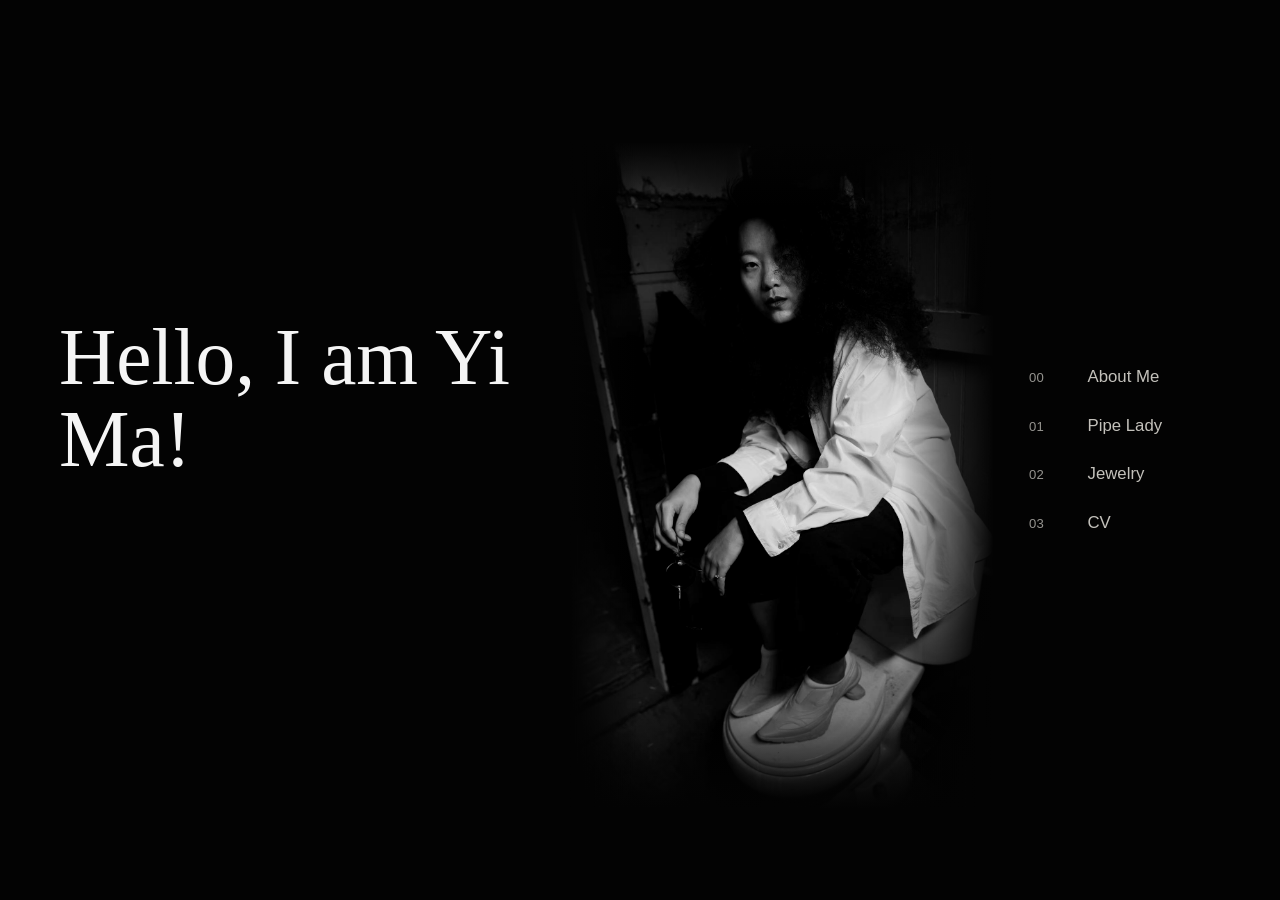
<file: index.html>
<!doctype html>
<html lang="en">
<head>
  <meta charset="utf-8">
  <meta name="viewport" content="width=device-width, initial-scale=1">
  <meta name="description" content="Yi Ma is an artist working across painting, printmaking, jewelry, wearable sculpture, and material practice.">
  <title>Yi Ma</title>
  <link rel="stylesheet" href="style.css">
</head>
<body class="home-entrance-page">
  <a class="skip-link" href="#main-content">Skip to content</a>

  <main class="home-entrance" id="main-content" data-home-entrance data-default-title="Hello, I am Yi Ma!">
    <div class="home-entrance__stage">
      <section class="home-preview" id="about-me" aria-live="polite">
        <p class="home-preview__number" data-home-preview-number></p>
        <h1 class="home-preview__title" data-home-preview-title>Hello, I am Yi Ma!</h1>
        <p class="home-preview__body" data-home-preview-body></p>
      </section>

      <figure class="home-portrait" aria-label="Portrait of Yi Ma">
        <img src="web-images/home/yi-ma-welcome.jpg" alt="Black-and-white portrait of Yi Ma">
      </figure>

      <nav class="home-index" aria-label="Homepage index">
        <a class="home-index__item" href="#about-me" data-preview-number="00" data-preview-title="About Me" data-preview-body="Yi Ma is an artist trained in literature, oil painting, and jewelry design. She works across realist oil painting, printmaking, jewelry, wearable sculpture, and material experimentation. Painting provides the visual foundation of her practice, while close reading, observation, repetition, exhibition, and public response open new directions for later work.">
          <span class="home-index__number">00</span>
          <span class="home-index__label">About Me</span>
        </a>
        <a class="home-index__item" href="pipe-lady.html" data-preview-number="01" data-preview-title="Pipe Lady" data-preview-body="Pipe Lady presents selected works from Yi Ma&rsquo;s long-term pipe-focused practice, including the Fire Hydrant / Pipe Series, printmaking, and pipe-derived material and wearable forms.">
          <span class="home-index__number">01</span>
          <span class="home-index__label">Pipe Lady</span>
        </a>
        <a class="home-index__item" href="jem.html" data-preview-number="02" data-preview-title="Jewelry" data-preview-body="Jewelry and material works explore how form, surface, weight, touch, and proximity change through relation to the body. The practice includes metal jewelry and wearable sculpture, alongside material experiments in paper, felt, foam, and acrylic.">
          <span class="home-index__number">02</span>
          <span class="home-index__label">Jewelry</span>
        </a>
        <a class="home-index__item" href="cv.html" data-preview-number="03" data-preview-title="CV" data-preview-body="Education, artistic practice, exhibitions, publications, and professional experience across literature, oil painting, jewelry design, and material practice.">
          <span class="home-index__number">03</span>
          <span class="home-index__label">CV</span>
        </a>
      </nav>

      <section class="home-mobile-previews" aria-label="Section previews">
        <article>
          <h2>About Me</h2>
          <p>Yi Ma is an artist trained in literature, oil painting, and jewelry design. She works across realist oil painting, printmaking, jewelry, wearable sculpture, and material experimentation. Painting provides the visual foundation of her practice, while close reading, observation, repetition, exhibition, and public response open new directions for later work.</p>
        </article>
        <article>
          <h2>Pipe Lady</h2>
          <p>Pipe Lady presents selected works from Yi Ma&rsquo;s long-term pipe-focused practice, including the Fire Hydrant / Pipe Series, printmaking, and pipe-derived material and wearable forms.</p>
        </article>
        <article>
          <h2>Jewelry</h2>
          <p>Jewelry and material works explore how form, surface, weight, touch, and proximity change through relation to the body. The practice includes metal jewelry and wearable sculpture, alongside material experiments in paper, felt, foam, and acrylic.</p>
        </article>
        <article>
          <h2>CV</h2>
          <p>Education, artistic practice, exhibitions, publications, and professional experience across literature, oil painting, jewelry design, and material practice.</p>
        </article>
      </section>
    </div>
  </main>

  <script>
    (() => {
      const home = document.querySelector("[data-home-entrance]");

      if (!home) {
        return;
      }

      const title = home.querySelector("[data-home-preview-title]");
      const body = home.querySelector("[data-home-preview-body]");
      const number = home.querySelector("[data-home-preview-number]");
      const items = home.querySelectorAll("[data-preview-title]");
      const defaultTitle = home.dataset.defaultTitle || "Hello, I am Yi Ma!";
      const canUsePreviewEvents = typeof window.matchMedia === "function" && window.matchMedia("(hover: hover) and (pointer: fine)").matches;

      if (!canUsePreviewEvents) {
        return;
      }

      const setPreview = (item) => {
        if (!item) {
          title.textContent = defaultTitle;
          body.textContent = "";
          number.textContent = "";
          home.classList.remove("is-previewing");
          return;
        }

        title.textContent = item.dataset.previewTitle || defaultTitle;
        body.textContent = item.dataset.previewBody || "";
        number.textContent = item.dataset.previewNumber || "";
        home.classList.add("is-previewing");
      };

      items.forEach((item) => {
        item.addEventListener("mouseenter", () => setPreview(item));
        item.addEventListener("focus", () => setPreview(item));
        item.addEventListener("mouseleave", () => {
          if (!item.matches(":focus")) {
            setPreview(null);
          }
        });
        item.addEventListener("blur", () => setPreview(null));
      });
    })();
  </script>
</body>
</html>
</file>
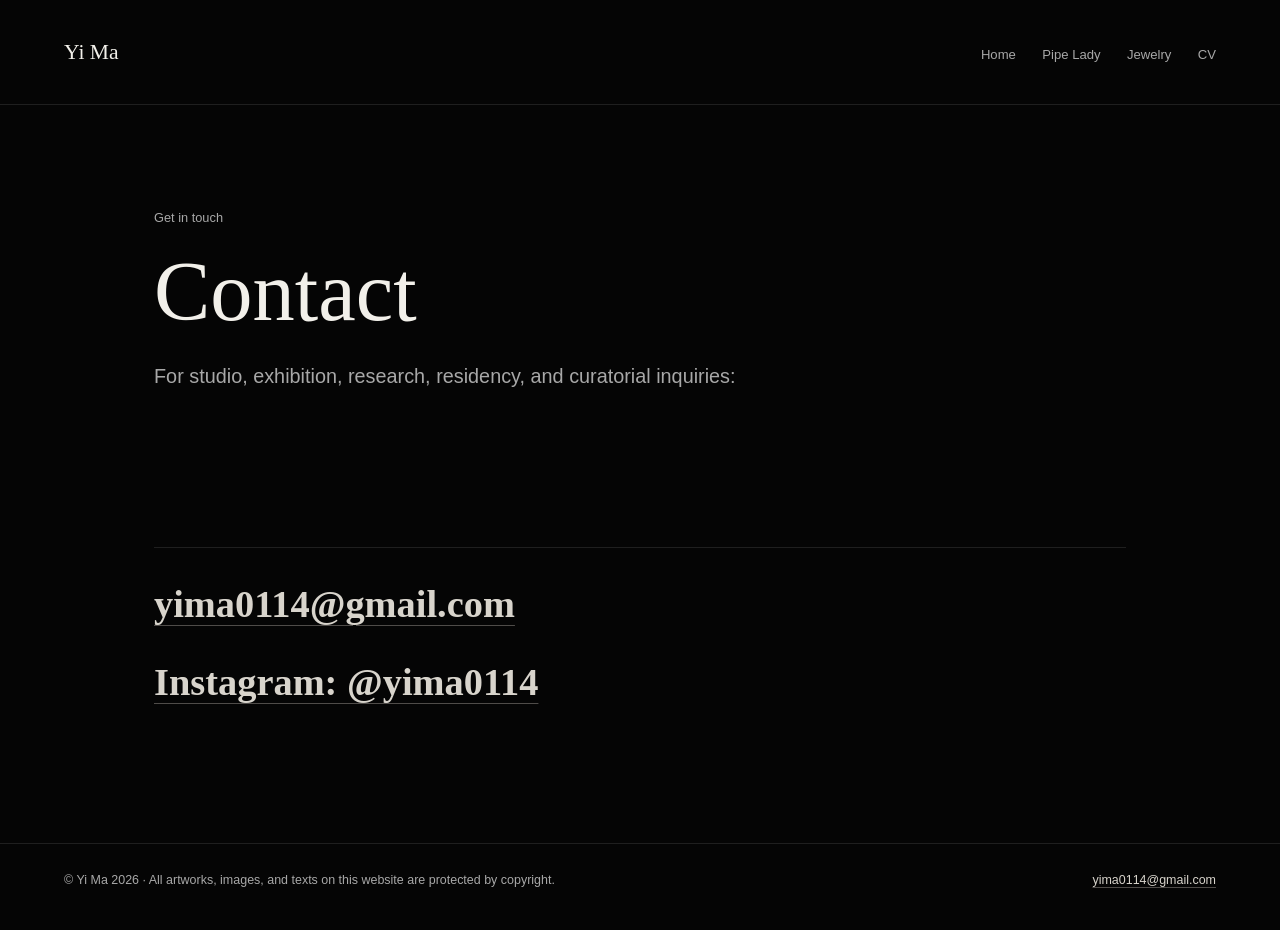
<file: contact.html>
<!doctype html>
<html lang="en">
<head>
  <meta charset="utf-8">
  <meta name="viewport" content="width=device-width, initial-scale=1">
  <meta name="description" content="Contact artist-researcher Yi Ma.">
  <title>Contact | Yi Ma</title>
  <link rel="stylesheet" href="style.css">
</head>
<body>
  <a class="skip-link" href="#main-content">Skip to content</a>

  <header class="site-header">
    <a class="site-name" href="index.html">Yi Ma</a>
    <nav class="site-nav" aria-label="Primary navigation">
      <a href="index.html">Home</a>
      <a href="pipe-lady.html">Pipe Lady</a>
      <a href="jem.html">Jewelry</a>
      <a href="cv.html">CV</a>
    </nav>
  </header>

  <main id="main-content" class="text-page contact-page">
    <header class="page-intro">
      <p class="eyebrow">Get in touch</p>
      <h1>Contact</h1>
      <!-- EDIT THIS TEXT to add representation, location, or inquiry information. -->
      <p>For studio, exhibition, research, residency, and curatorial inquiries:</p>
    </header>

    <address class="contact-details">
      <a href="mailto:yima0114@gmail.com">yima0114@gmail.com</a>
      <a href="https://www.instagram.com/yima0114/" target="_blank" rel="noopener noreferrer">Instagram: @yima0114</a>
    </address>
  </main>

  <footer class="site-footer">
    <p>&copy; Yi Ma 2026 &middot; All artworks, images, and texts on this website are protected by copyright.</p>
    <a href="mailto:yima0114@gmail.com">yima0114@gmail.com</a>
  </footer>
</body>
</html>
</file>
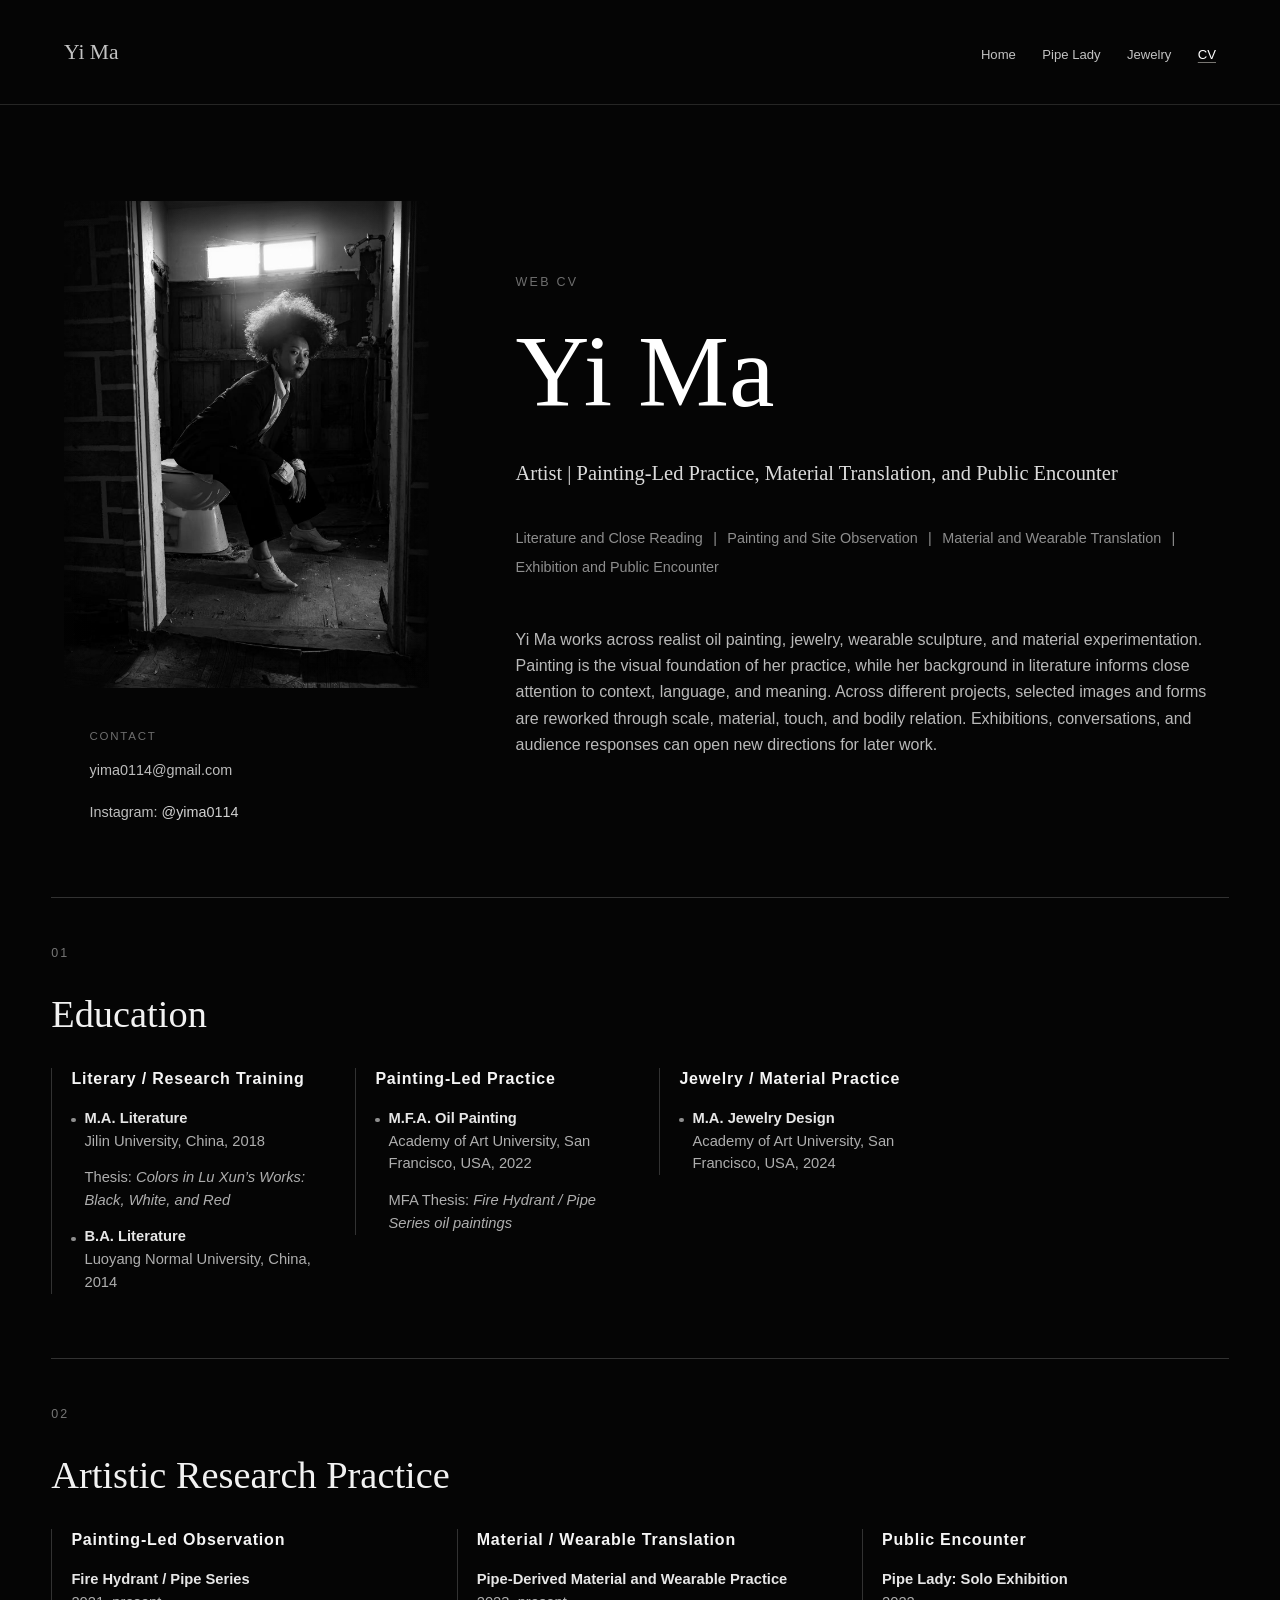
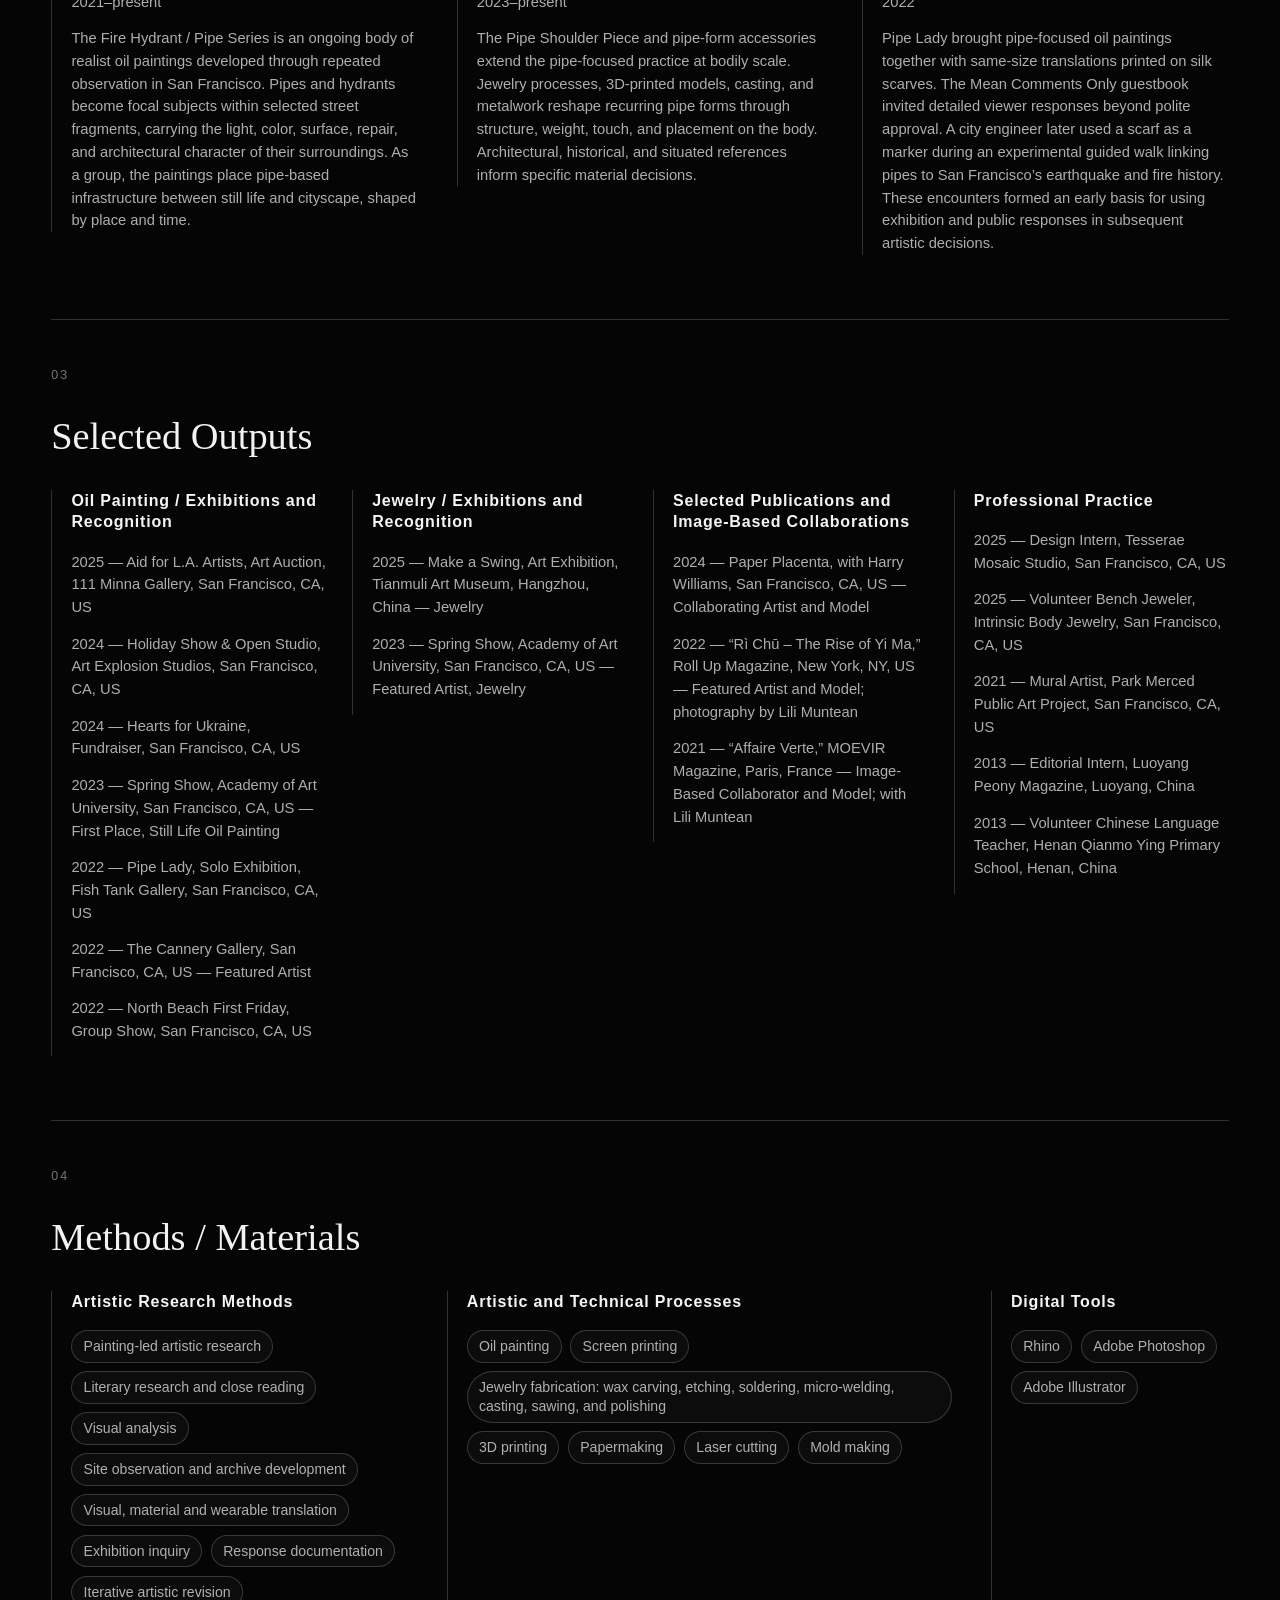
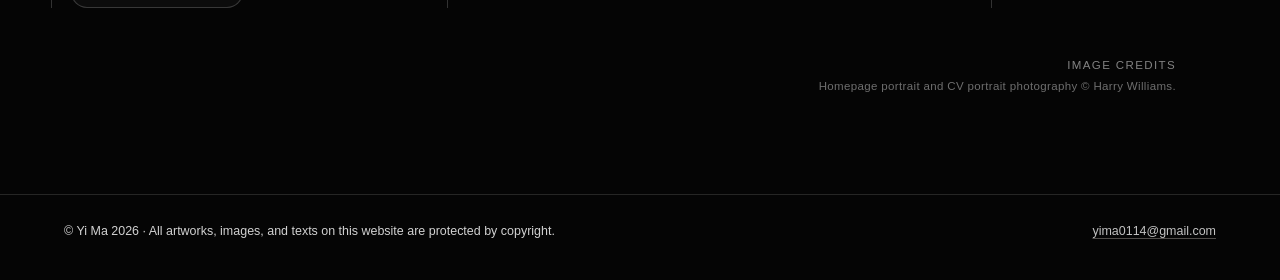
<file: cv.html>
<!doctype html>
<html lang="en">
<head>
  <meta charset="utf-8">
  <meta name="viewport" content="width=device-width, initial-scale=1">
  <meta name="description" content="Curriculum vitae for artist Yi Ma.">
  <title>CV | Yi Ma</title>
  <link rel="stylesheet" href="style.css">
</head>
<body class="cv-page">
  <a class="skip-link" href="#main-content">Skip to content</a>

  <header class="site-header">
    <a class="site-name" href="index.html">Yi Ma</a>
    <nav class="site-nav" aria-label="Primary navigation">
      <a href="index.html">Home</a>
      <a href="pipe-lady.html">Pipe Lady</a>
      <a href="jem.html">Jewelry</a>
      <a href="cv.html" aria-current="page">CV</a>
    </nav>
  </header>

  <main id="main-content" class="cv-main">
    <div class="cv-stack">
      <section class="cv-panel cv-panel--intro" aria-labelledby="cv-title">
        <aside class="cv-identity-strip" aria-label="Portrait and contact">
          <figure class="cv-portrait">
            <img src="web-images/profile/yi-ma-cv-portrait-00.jpg" alt="Black-and-white portrait of Yi Ma">
          </figure>

          <div class="cv-contact-strip">
            <p class="cv-strip-label">Contact</p>
            <p class="cv-contact-text">yima0114@gmail.com</p>
            <p class="cv-contact-text">
              Instagram:
              <a href="https://www.instagram.com/yima0114/" target="_blank" rel="noopener noreferrer">@yima0114</a>
            </p>
          </div>
        </aside>

        <div class="cv-intro-copy">
          <p class="cv-panel-label">Web CV</p>
          <h1 id="cv-title">Yi Ma</h1>
          <p class="cv-role">Artist | Painting-Led Practice, Material Translation, and Public Encounter</p>
          <p class="cv-path" aria-label="Literature and Close Reading, Painting and Site Observation, Material and Wearable Translation, Exhibition and Public Encounter">
            <span>Literature and Close Reading</span>
            <span aria-hidden="true">|</span>
            <span>Painting and Site Observation</span>
            <span aria-hidden="true">|</span>
            <span>Material and Wearable Translation</span>
            <span aria-hidden="true">|</span>
            <span>Exhibition and Public Encounter</span>
          </p>
          <p class="cv-profile-text">Yi Ma works across realist oil painting, jewelry, wearable sculpture, and material experimentation. Painting is the visual foundation of her practice, while her background in literature informs close attention to context, language, and meaning. Across different projects, selected images and forms are reworked through scale, material, touch, and bodily relation. Exhibitions, conversations, and audience responses can open new directions for later work.</p>
        </div>
      </section>

      <!-- EDIT: Update the entries below as Yi's artist CV develops. -->
      <section class="cv-panel" aria-labelledby="research-formation-heading">
        <header class="cv-panel-header">
          <p class="cv-panel-number">01</p>
          <h2 id="research-formation-heading">Education</h2>
        </header>

        <div class="cv-columns cv-columns--four">
          <article class="cv-column">
            <h3>Literary / Research Training</h3>
            <p class="cv-education-degree"><strong>M.A. Literature</strong><br>Jilin University, China, 2018</p>
            <p>Thesis: <em>Colors in Lu Xun&rsquo;s Works: Black, White, and Red</em></p>
            <p class="cv-education-degree"><strong>B.A. Literature</strong><br>Luoyang Normal University, China, 2014</p>
          </article>

          <article class="cv-column">
            <h3>Painting-Led Practice</h3>
            <p class="cv-education-degree"><strong>M.F.A. Oil Painting</strong><br>Academy of Art University, San Francisco, USA, 2022</p>
            <p>MFA Thesis: <em>Fire Hydrant / Pipe Series oil paintings</em></p>
          </article>

          <article class="cv-column">
            <h3>Jewelry / Material Practice</h3>
            <p class="cv-education-degree"><strong>M.A. Jewelry Design</strong><br>Academy of Art University, San Francisco, USA, 2024</p>
          </article>
        </div>
      </section>

      <section class="cv-panel" aria-labelledby="artistic-research-practice-heading">
        <header class="cv-panel-header">
          <p class="cv-panel-number">02</p>
          <h2 id="artistic-research-practice-heading">Artistic Research Practice</h2>
        </header>

        <div class="cv-columns cv-columns--three">
          <article class="cv-column">
            <h3>Painting-Led Observation</h3>
            <p><strong>Fire Hydrant / Pipe Series</strong><br>2021&ndash;present</p>
            <p class="cv-note">The Fire Hydrant / Pipe Series is an ongoing body of realist oil paintings developed through repeated observation in San Francisco. Pipes and hydrants become focal subjects within selected street fragments, carrying the light, color, surface, repair, and architectural character of their surroundings. As a group, the paintings place pipe-based infrastructure between still life and cityscape, shaped by place and time.</p>
          </article>

          <article class="cv-column">
            <h3>Material / Wearable Translation</h3>
            <p><strong>Pipe-Derived Material and Wearable Practice</strong><br>2023&ndash;present</p>
            <p class="cv-note">The Pipe Shoulder Piece and pipe-form accessories extend the pipe-focused practice at bodily scale. Jewelry processes, 3D-printed models, casting, and metalwork reshape recurring pipe forms through structure, weight, touch, and placement on the body. Architectural, historical, and situated references inform specific material decisions.</p>
          </article>

          <article class="cv-column">
            <h3>Public Encounter</h3>
            <p><strong>Pipe Lady: Solo Exhibition</strong><br>2022</p>
            <p class="cv-note">Pipe Lady brought pipe-focused oil paintings together with same-size translations printed on silk scarves. The Mean Comments Only guestbook invited detailed viewer responses beyond polite approval. A city engineer later used a scarf as a marker during an experimental guided walk linking pipes to San Francisco&rsquo;s earthquake and fire history. These encounters formed an early basis for using exhibition and public responses in subsequent artistic decisions.</p>
          </article>
        </div>
      </section>

      <section class="cv-panel" aria-labelledby="selected-outputs-heading">
        <header class="cv-panel-header">
          <p class="cv-panel-number">03</p>
          <h2 id="selected-outputs-heading">Selected Outputs</h2>
        </header>

        <div class="cv-columns cv-columns--four cv-columns--compact">
          <article class="cv-column">
            <h3>Oil Painting / Exhibitions and Recognition</h3>
            <ul class="cv-list">
              <li>2025 &mdash; Aid for L.A. Artists, Art Auction, 111 Minna Gallery, San Francisco, CA, US</li>
              <li>2024 &mdash; Holiday Show &amp; Open Studio, Art Explosion Studios, San Francisco, CA, US</li>
              <li>2024 &mdash; Hearts for Ukraine, Fundraiser, San Francisco, CA, US</li>
              <li>2023 &mdash; Spring Show, Academy of Art University, San Francisco, CA, US &mdash; First Place, Still Life Oil Painting</li>
              <li>2022 &mdash; Pipe Lady, Solo Exhibition, Fish Tank Gallery, San Francisco, CA, US</li>
              <li>2022 &mdash; The Cannery Gallery, San Francisco, CA, US &mdash; Featured Artist</li>
              <li>2022 &mdash; North Beach First Friday, Group Show, San Francisco, CA, US</li>
            </ul>
          </article>

          <article class="cv-column">
            <h3>Jewelry / Exhibitions and Recognition</h3>
            <ul class="cv-list">
              <li>2025 &mdash; Make a Swing, Art Exhibition, Tianmuli Art Museum, Hangzhou, China &mdash; Jewelry</li>
              <li>2023 &mdash; Spring Show, Academy of Art University, San Francisco, CA, US &mdash; Featured Artist, Jewelry</li>
            </ul>
          </article>

          <article class="cv-column">
            <h3>Selected Publications and Image-Based Collaborations</h3>
            <ul class="cv-list">
              <li>2024 &mdash; Paper Placenta, with Harry Williams, San Francisco, CA, US &mdash; Collaborating Artist and Model</li>
              <li>2022 &mdash; &ldquo;R&igrave; Ch&#363; &ndash; The Rise of Yi Ma,&rdquo; Roll Up Magazine, New York, NY, US &mdash; Featured Artist and Model; photography by Lili Muntean</li>
              <li>2021 &mdash; &ldquo;Affaire Verte,&rdquo; MOEVIR Magazine, Paris, France &mdash; Image-Based Collaborator and Model; with Lili Muntean</li>
            </ul>
          </article>

          <article class="cv-column">
            <h3>Professional Practice</h3>
            <ul class="cv-list">
              <li>2025 &mdash; Design Intern, Tesserae Mosaic Studio, San Francisco, CA, US</li>
              <li>2025 &mdash; Volunteer Bench Jeweler, Intrinsic Body Jewelry, San Francisco, CA, US</li>
              <li>2021 &mdash; Mural Artist, Park Merced Public Art Project, San Francisco, CA, US</li>
              <li>2013 &mdash; Editorial Intern, Luoyang Peony Magazine, Luoyang, China</li>
              <li>2013 &mdash; Volunteer Chinese Language Teacher, Henan Qianmo Ying Primary School, Henan, China</li>
            </ul>
          </article>
        </div>
      </section>

      <section class="cv-panel cv-panel--methods" aria-labelledby="methods-materials-heading">
        <header class="cv-panel-header">
          <p class="cv-panel-number">04</p>
          <h2 id="methods-materials-heading">Methods / Materials</h2>
        </header>

        <div class="cv-method-groups">
          <article>
            <h3>Artistic Research Methods</h3>
            <ul class="cv-tag-list">
              <li>Painting-led artistic research</li>
              <li>Literary research and close reading</li>
              <li>Visual analysis</li>
              <li>Site observation and archive development</li>
              <li>Visual, material and wearable translation</li>
              <li>Exhibition inquiry</li>
              <li>Response documentation</li>
              <li>Iterative artistic revision</li>
            </ul>
          </article>

          <article>
            <h3>Artistic and Technical Processes</h3>
            <ul class="cv-tag-list">
              <li>Oil painting</li>
              <li>Screen printing</li>
              <li>Jewelry fabrication: wax carving, etching, soldering, micro-welding, casting, sawing, and polishing</li>
              <li>3D printing</li>
              <li>Papermaking</li>
              <li>Laser cutting</li>
              <li>Mold making</li>
            </ul>
          </article>

          <article>
            <h3>Digital Tools</h3>
            <ul class="cv-tag-list">
              <li>Rhino</li>
              <li>Adobe Photoshop</li>
              <li>Adobe Illustrator</li>
            </ul>
          </article>
        </div>
      </section>
    </div>

    <section class="image-credits" aria-label="Image credits">
      <p>Image Credits</p>
      <p>Homepage portrait and CV portrait photography &copy; Harry Williams.</p>
    </section>
  </main>

  <footer class="site-footer">
    <p>&copy; Yi Ma 2026 &middot; All artworks, images, and texts on this website are protected by copyright.</p>
    <a href="mailto:yima0114@gmail.com">yima0114@gmail.com</a>
  </footer>
</body>
</html>
</file>
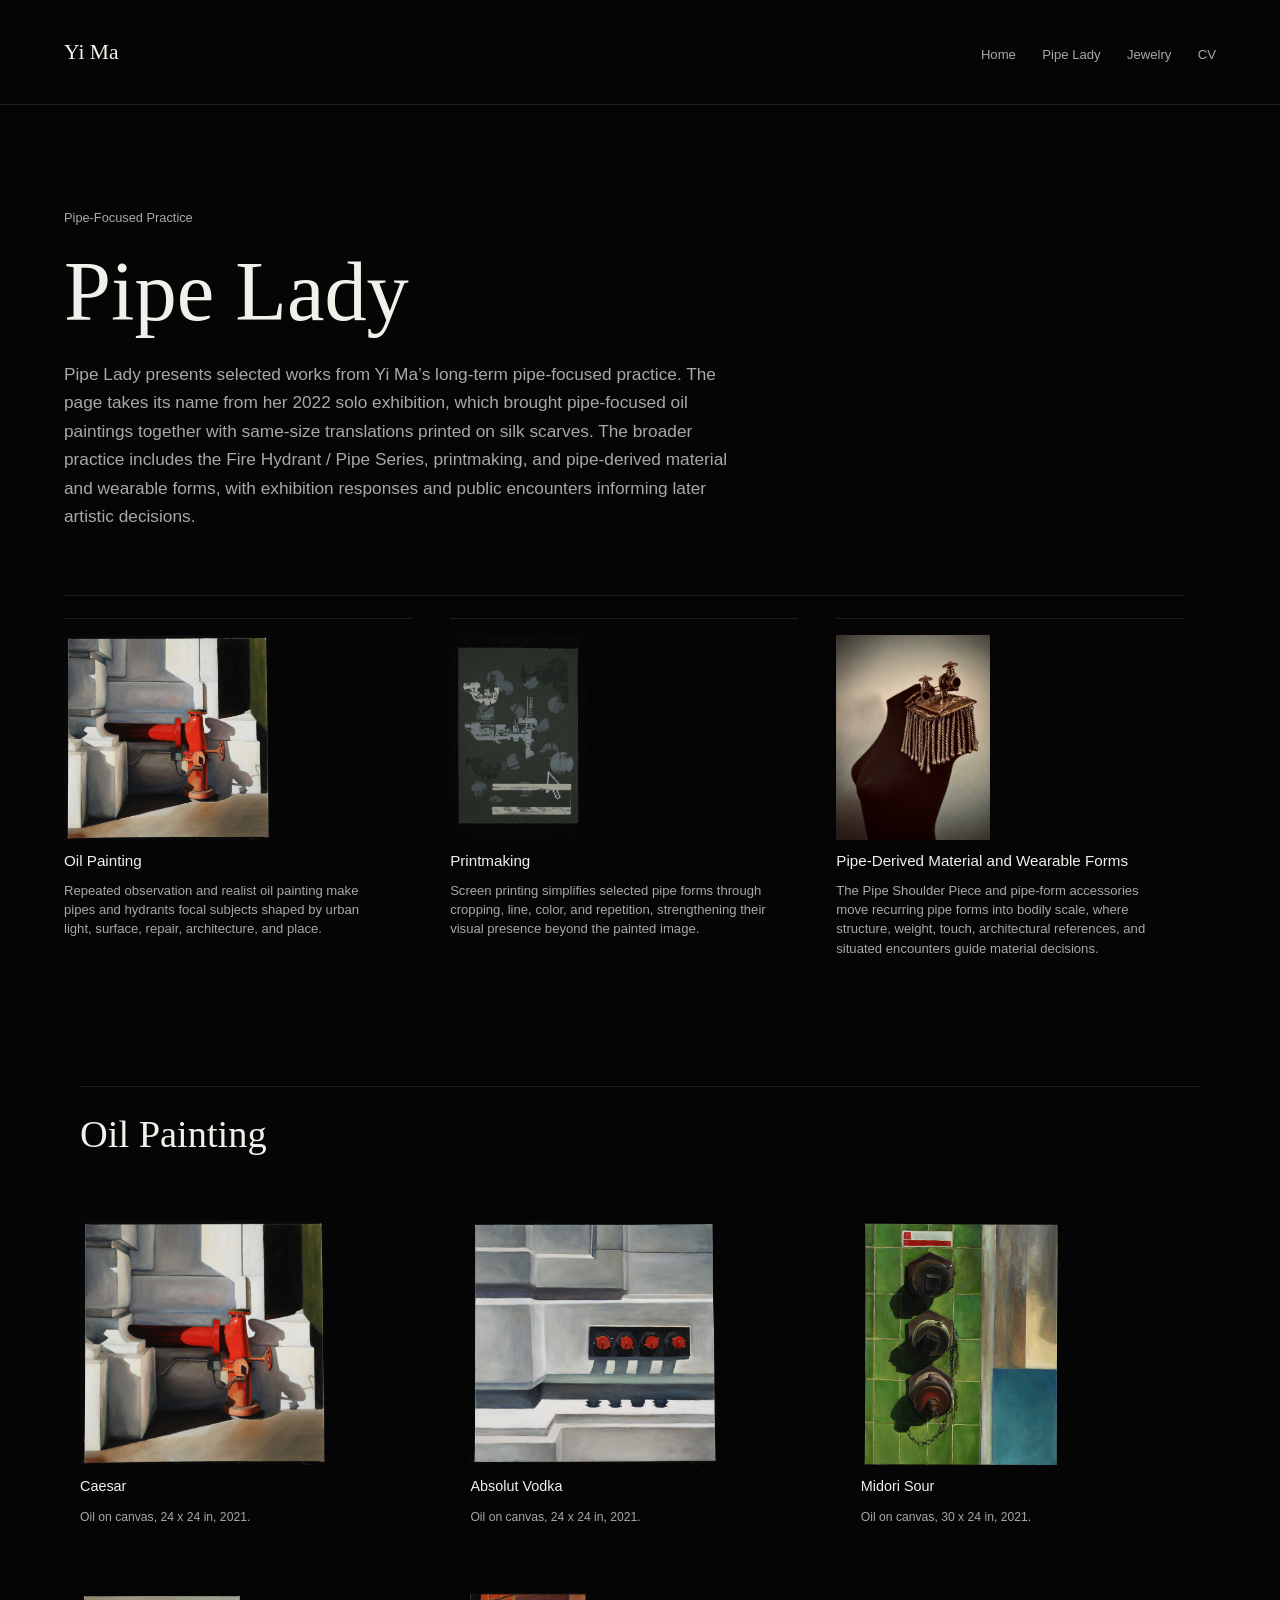
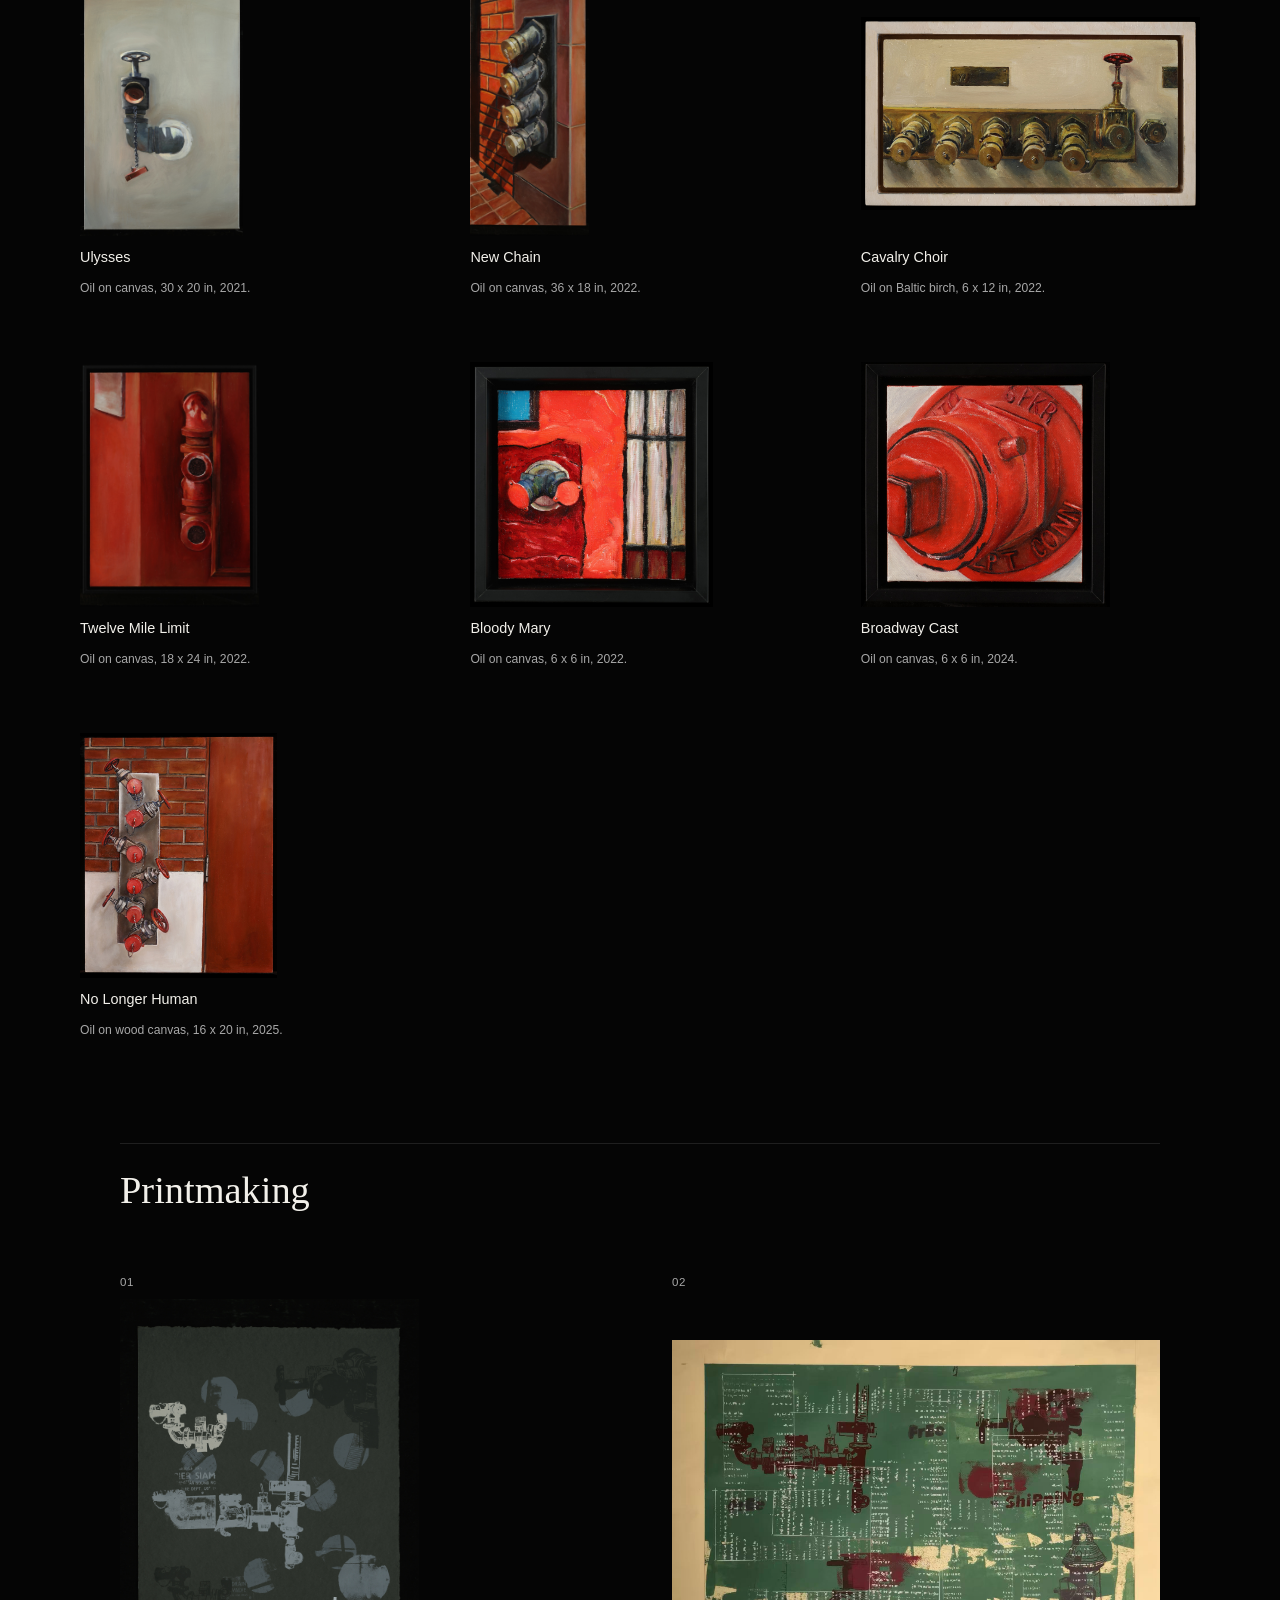
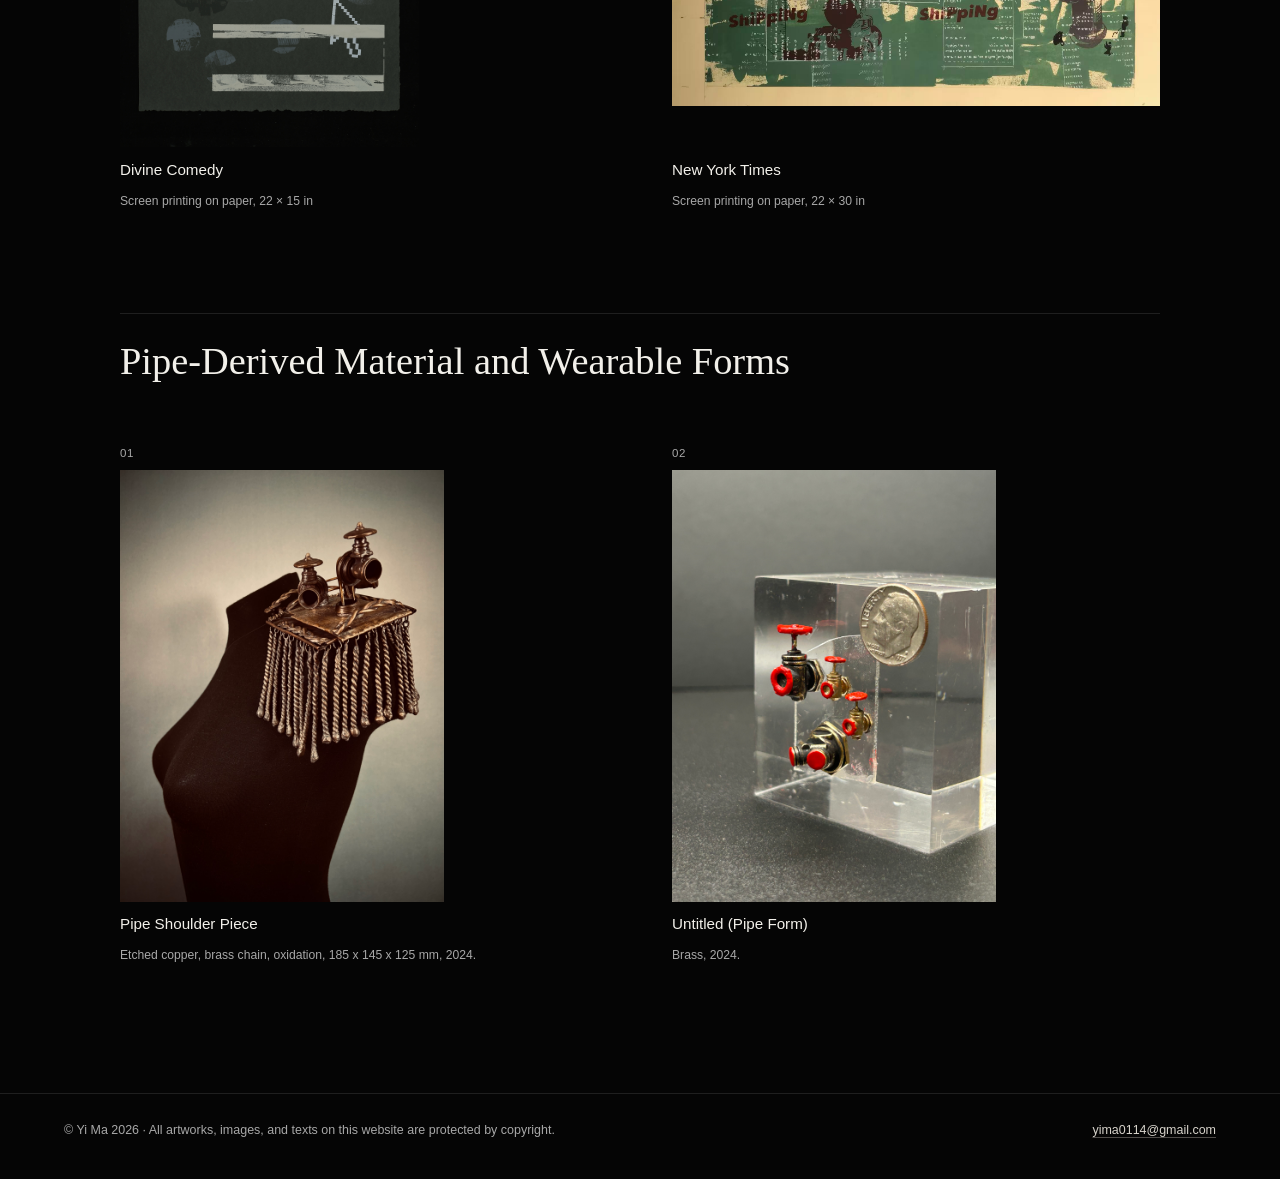
<file: pipe-lady.html>
<!doctype html>
<html lang="en">
<head>
  <meta charset="utf-8">
  <meta name="viewport" content="width=device-width, initial-scale=1">
  <meta name="description" content="Selected works from Yi Ma&rsquo;s long-term pipe-focused practice, including the Fire Hydrant / Pipe Series, printmaking, and pipe-derived material and wearable forms.">
  <title>Pipe Lady | Yi Ma</title>
  <link rel="stylesheet" href="style.css">
</head>
<body class="pipe-lady-page">
  <a class="skip-link" href="#main-content">Skip to content</a>

  <header class="site-header">
    <a class="site-name" href="index.html">Yi Ma</a>
    <nav class="site-nav" aria-label="Primary navigation">
      <a href="index.html">Home</a>
      <a href="pipe-lady.html">Pipe Lady</a>
      <a href="jem.html">Jewelry</a>
      <a href="cv.html">CV</a>
    </nav>
  </header>

  <main id="main-content">
    <header class="page-intro pipe-lady-intro practice-overview practice-overview--pipe">
      <p class="eyebrow">Pipe-Focused Practice</p>
      <h1>Pipe Lady</h1>
      <!-- EDIT THIS TEXT to introduce the Pipe Lady series. -->
      <p class="pipe-lady-summary">Pipe Lady presents selected works from Yi Ma&rsquo;s long-term pipe-focused practice. The page takes its name from her 2022 solo exhibition, which brought pipe-focused oil paintings together with same-size translations printed on silk scarves. The broader practice includes the Fire Hydrant / Pipe Series, printmaking, and pipe-derived material and wearable forms, with exhibition responses and public encounters informing later artistic decisions.</p>

      <div class="practice-overview__grid" aria-label="Pipe Lady practice overview">
        <!-- EDIT THESE OVERVIEW LINES to adjust the short practice map. -->
        <a class="practice-overview__card" href="#oil-painting-gallery-view" data-oil-gallery-trigger>
          <img src="web-images/oil-painting-cropped/caesar.jpg" alt="Caesar by Yi Ma" loading="lazy">
          <span class="practice-overview__title">Oil Painting</span>
          <span class="practice-overview__line">Repeated observation and realist oil painting make pipes and hydrants focal subjects shaped by urban light, surface, repair, architecture, and place.</span>
        </a>
        <a class="practice-overview__card" href="#printmaking-gallery-view" data-printmaking-gallery-trigger>
          <img src="web-images/printmaking/divine-comedy.JPG" alt="Divine Comedy by Yi Ma" loading="lazy">
          <span class="practice-overview__title">Printmaking</span>
          <span class="practice-overview__line">Screen printing simplifies selected pipe forms through cropping, line, color, and repetition, strengthening their visual presence beyond the painted image.</span>
        </a>
        <a class="practice-overview__card" href="#pipe-wearable-gallery-view" data-pipe-gallery-trigger>
          <img src="web-images/jewelry/pipe-wearable-translation/pipe-shoulder-piece/pipe-shoulder-piece-01.jpg" alt="Pipe Shoulder Piece by Yi Ma" loading="lazy">
          <span class="practice-overview__title">Pipe-Derived Material and Wearable Forms</span>
          <span class="practice-overview__line">The Pipe Shoulder Piece and pipe-form accessories move recurring pipe forms into bodily scale, where structure, weight, touch, architectural references, and situated encounters guide material decisions.</span>
        </a>
      </div>
    </header>

    <section class="pipe-lady-oil-view" id="oil-painting-gallery-view" aria-labelledby="oil-painting-gallery-title">
      <div class="section-heading pipe-lady-oil-view__heading">
        <h2 id="oil-painting-gallery-title">Oil Painting</h2>
      </div>

      <div class="pipe-lady-oil-gallery" data-oil-gallery></div>

      <article class="pipe-lady-oil-detail" data-oil-detail hidden>
        <div class="pipe-lady-oil-detail__info">
          <button class="pipe-lady-oil-back" type="button" data-oil-back>Back to Oil Painting</button>
          <div class="pipe-lady-oil-detail__caption" data-oil-detail-caption></div>
          <div class="pipe-lady-oil-work-nav" aria-label="Adjacent oil paintings">
            <button class="pipe-lady-oil-neighbor pipe-lady-oil-last" type="button" data-oil-last>
              <span>Last:</span>
              <strong data-oil-last-title></strong>
            </button>
            <button class="pipe-lady-oil-neighbor pipe-lady-oil-next" type="button" data-oil-next>
              <span>Next:</span>
              <strong data-oil-next-title></strong>
            </button>
          </div>
        </div>
        <figure class="pipe-lady-oil-detail__image-area">
          <img class="pipe-lady-oil-detail__image" alt="" data-oil-detail-image>
        </figure>
      </article>
    </section>

    <section class="pipe-lady-printmaking-view" id="printmaking-gallery-view" aria-labelledby="printmaking-gallery-title">
      <div class="section-heading pipe-lady-printmaking-view__heading">
        <h2 id="printmaking-gallery-title">Printmaking</h2>
      </div>

      <div class="pipe-lady-printmaking-gallery" data-printmaking-gallery></div>

      <article class="pipe-lady-printmaking-detail" data-printmaking-detail hidden>
        <div class="pipe-lady-printmaking-detail__info">
          <button class="pipe-lady-printmaking-back" type="button" data-printmaking-back>Back to Printmaking</button>
          <div class="pipe-lady-printmaking-detail__caption" data-printmaking-detail-caption></div>
          <div class="pipe-lady-printmaking-work-nav" aria-label="Next printmaking work">
            <button class="pipe-lady-printmaking-next" type="button" data-printmaking-next>
              <span>NEXT:</span>
              <strong data-printmaking-next-title></strong>
            </button>
          </div>
        </div>
        <figure class="pipe-lady-printmaking-detail__image-area">
          <img class="pipe-lady-printmaking-detail__image" alt="" data-printmaking-detail-image>
        </figure>
      </article>
    </section>

    <section class="pipe-lady-pipe-view" id="pipe-wearable-gallery-view" aria-labelledby="pipe-wearable-gallery-title">
      <div class="section-heading pipe-lady-pipe-view__heading">
        <h2 id="pipe-wearable-gallery-title">Pipe-Derived Material and Wearable Forms</h2>
      </div>

      <div class="pipe-lady-pipe-gallery" data-pipe-gallery></div>

      <article class="pipe-lady-pipe-detail" data-pipe-detail hidden>
        <figure class="pipe-lady-pipe-detail__image-area">
          <img class="pipe-lady-pipe-detail__image" alt="" data-pipe-detail-image>
        </figure>
        <div class="pipe-lady-pipe-detail__info">
          <button class="pipe-lady-pipe-back" type="button" data-pipe-back>Back to Pipe-Derived Material and Wearable Forms</button>
          <div class="pipe-lady-pipe-detail__caption" data-pipe-detail-caption></div>
          <div class="pipe-lady-pipe-work-nav" aria-label="Next pipe-derived work">
            <button class="pipe-lady-pipe-next" type="button" data-pipe-next>
              <span>NEXT:</span>
              <strong data-pipe-next-title></strong>
            </button>
          </div>
        </div>
        <div class="pipe-lady-pipe-detail__thumbs" data-pipe-detail-thumbs hidden></div>
      </article>
    </section>

    <div class="pipe-lady-data-source" hidden aria-hidden="true">
    <section class="work-section" aria-labelledby="oil-painting-heading">
      <div class="section-heading">
        <h2 id="oil-painting-heading">Fine Art — Oil Painting</h2>
      </div>

      <div class="gallery oil-painting-grid">
        <figure class="work-card oil-painting-card" data-images="web-images/oil-painting-cropped/caesar.jpg">
          <img src="web-images/oil-painting-cropped/caesar.jpg" alt="Caesar by Yi Ma">
          <figcaption>
            <h3>Caesar</h3>
            <p class="work-meta">Oil on canvas, 24 x 24 in, 2021.</p>
          </figcaption>
        </figure>
        <figure class="work-card oil-painting-card" data-images="web-images/oil-painting-cropped/absolut-vodka.jpg">
          <img src="web-images/oil-painting-cropped/absolut-vodka.jpg" alt="Absolut Vodka by Yi Ma" loading="lazy">
          <figcaption>
            <h3>Absolut Vodka</h3>
            <p class="work-meta">Oil on canvas, 24 x 24 in, 2021.</p>
          </figcaption>
        </figure>
        <figure class="work-card oil-painting-card" data-images="web-images/oil-painting-cropped/midori-sour.jpg">
          <img src="web-images/oil-painting-cropped/midori-sour.jpg" alt="Midori Sour by Yi Ma" loading="lazy">
          <figcaption>
            <h3>Midori Sour</h3>
            <p class="work-meta">Oil on canvas, 30 x 24 in, 2021.</p>
          </figcaption>
        </figure>
        <figure class="work-card oil-painting-card" data-images="web-images/oil-painting-confirmed/ulysses.jpg">
          <img src="web-images/oil-painting-confirmed/ulysses.jpg" alt="Ulysses by Yi Ma" loading="lazy">
          <figcaption>
            <h3>Ulysses</h3>
            <p class="work-meta">Oil on canvas, 30 x 20 in, 2021.</p>
          </figcaption>
        </figure>
        <figure class="work-card oil-painting-card work-card--tall-painting" data-images="web-images/oil-painting-cropped/new-chain.jpg">
          <img src="web-images/oil-painting-cropped/new-chain.jpg" alt="New Chain by Yi Ma" loading="lazy">
          <figcaption>
            <h3>New Chain</h3>
            <p class="work-meta">Oil on canvas, 36 x 18 in, 2022.</p>
          </figcaption>
        </figure>
        <figure class="work-card oil-painting-card work-card--small-painting" data-images="web-images/oil-painting-cropped/cavalry-choir.jpg">
          <img src="web-images/oil-painting-cropped/cavalry-choir.jpg" alt="Cavalry Choir by Yi Ma" loading="lazy">
          <figcaption>
            <h3>Cavalry Choir</h3>
            <p class="work-meta">Oil on Baltic birch, 6 x 12 in, 2022.</p>
          </figcaption>
        </figure>
        <figure class="work-card oil-painting-card" data-images="web-images/oil-painting-cropped/twelve-mile-limit.jpg">
          <img src="web-images/oil-painting-cropped/twelve-mile-limit.jpg" alt="Twelve Mile Limit by Yi Ma" loading="lazy">
          <figcaption>
            <h3>Twelve Mile Limit</h3>
            <p class="work-meta">Oil on canvas, 18 x 24 in, 2022.</p>
          </figcaption>
        </figure>
        <figure class="work-card oil-painting-card work-card--small-painting work-card--small-square-painting" data-images="web-images/oil-painting-cropped/bloody-mary.jpg">
          <img src="web-images/oil-painting-cropped/bloody-mary.jpg" alt="Bloody Mary by Yi Ma" loading="lazy">
          <figcaption>
            <h3>Bloody Mary</h3>
            <p class="work-meta">Oil on canvas, 6 x 6 in, 2022.</p>
          </figcaption>
        </figure>
        <figure class="work-card oil-painting-card work-card--small-painting work-card--small-square-painting" data-images="web-images/oil-painting-cropped/broadway-cast.jpg">
          <img src="web-images/oil-painting-cropped/broadway-cast.jpg" alt="Broadway Cast by Yi Ma" loading="lazy">
          <figcaption>
            <h3>Broadway Cast</h3>
            <p class="work-meta">Oil on canvas, 6 x 6 in, 2024.</p>
          </figcaption>
        </figure>
        <figure class="work-card oil-painting-card" data-images="web-images/oil-painting-cropped/no-longer-human.jpg">
          <img src="web-images/oil-painting-cropped/no-longer-human.jpg" alt="No Longer Human by Yi Ma" loading="lazy">
          <figcaption>
            <h3>No Longer Human</h3>
            <p class="work-meta">Oil on wood canvas, 16 x 20 in, 2025.</p>
          </figcaption>
        </figure>
      </div>
    </section>

    <section class="work-section" aria-labelledby="printmaking-heading">
      <div class="section-heading">
        <h2 id="printmaking-heading">Printmaking</h2>
      </div>

      <div class="gallery printmaking-grid">
        <figure class="work-card printmaking-card" data-images="web-images/printmaking/divine-comedy.JPG">
          <img src="web-images/printmaking/divine-comedy.JPG" alt="Divine Comedy by Yi Ma" loading="lazy">
          <figcaption>
            <h3>Divine Comedy</h3>
            <p class="work-meta">Screen printing on paper, 22 × 15 in</p>
          </figcaption>
        </figure>
        <figure class="work-card printmaking-card" data-images="web-images/printmaking/new-york-times.jpg">
          <img src="web-images/printmaking/new-york-times.jpg" alt="New York Times by Yi Ma" loading="lazy">
          <figcaption>
            <h3>New York Times</h3>
            <p class="work-meta">Screen printing on paper, 22 × 30 in</p>
          </figcaption>
        </figure>
      </div>
    </section>

    <section class="work-section" aria-labelledby="jem-pipe-heading">
      <div class="section-heading">
        <h2 id="jem-pipe-heading">JEM — Pipe Wearable Translation</h2>
      </div>

      <div class="gallery">
        <figure class="pipe-standalone-work" data-series="pipe-wearable-translation" data-function="pipe-wearable-translation" data-lightbox-title="Pipe Shoulder Piece" data-start-index="0" data-images="web-images/jewelry/pipe-wearable-translation/pipe-shoulder-piece/pipe-shoulder-piece-01.jpg,web-images/jewelry/pipe-wearable-translation/pipe-shoulder-piece/pipe-shoulder-piece-02.jpg,web-images/jewelry/pipe-wearable-translation/pipe-shoulder-piece/pipe-shoulder-piece-03.jpg,web-images/jewelry/pipe-wearable-translation/pipe-shoulder-piece/pipe-shoulder-piece-04.jpg,web-images/jewelry/pipe-wearable-translation/pipe-shoulder-piece/pipe-shoulder-piece-05.jpg">
          <img class="pipe-standalone-work__image" src="web-images/jewelry/pipe-wearable-translation/pipe-shoulder-piece/pipe-shoulder-piece-01.jpg" alt="Pipe Shoulder Piece by Yi Ma" loading="lazy">
          <figcaption>
            <h3>Pipe Shoulder Piece</h3>
            <p class="work-meta">Etched copper, brass chain, oxidation, 185 x 145 x 125 mm, 2024.</p>
          </figcaption>
          <div class="pipe-detail-strip" aria-label="Additional views of Pipe Shoulder Piece">
            <button class="pipe-detail-strip__item" type="button" data-lightbox-title="Pipe Shoulder Piece" data-start-index="0" data-images="web-images/jewelry/pipe-wearable-translation/pipe-shoulder-piece/pipe-shoulder-piece-02.jpg,web-images/jewelry/pipe-wearable-translation/pipe-shoulder-piece/pipe-shoulder-piece-03.jpg,web-images/jewelry/pipe-wearable-translation/pipe-shoulder-piece/pipe-shoulder-piece-04.jpg,web-images/jewelry/pipe-wearable-translation/pipe-shoulder-piece/pipe-shoulder-piece-05.jpg" aria-label="Open Pipe Shoulder Piece detail view 2">
              <img src="web-images/jewelry/pipe-wearable-translation/pipe-shoulder-piece/pipe-shoulder-piece-02.jpg" alt="Pipe Shoulder Piece alternate view 2 by Yi Ma" loading="lazy">
            </button>
            <button class="pipe-detail-strip__item" type="button" data-lightbox-title="Pipe Shoulder Piece" data-start-index="1" data-images="web-images/jewelry/pipe-wearable-translation/pipe-shoulder-piece/pipe-shoulder-piece-02.jpg,web-images/jewelry/pipe-wearable-translation/pipe-shoulder-piece/pipe-shoulder-piece-03.jpg,web-images/jewelry/pipe-wearable-translation/pipe-shoulder-piece/pipe-shoulder-piece-04.jpg,web-images/jewelry/pipe-wearable-translation/pipe-shoulder-piece/pipe-shoulder-piece-05.jpg" aria-label="Open Pipe Shoulder Piece detail view 3">
              <img src="web-images/jewelry/pipe-wearable-translation/pipe-shoulder-piece/pipe-shoulder-piece-03.jpg" alt="Pipe Shoulder Piece alternate view 3 by Yi Ma" loading="lazy">
            </button>
            <button class="pipe-detail-strip__item" type="button" data-lightbox-title="Pipe Shoulder Piece" data-start-index="2" data-images="web-images/jewelry/pipe-wearable-translation/pipe-shoulder-piece/pipe-shoulder-piece-02.jpg,web-images/jewelry/pipe-wearable-translation/pipe-shoulder-piece/pipe-shoulder-piece-03.jpg,web-images/jewelry/pipe-wearable-translation/pipe-shoulder-piece/pipe-shoulder-piece-04.jpg,web-images/jewelry/pipe-wearable-translation/pipe-shoulder-piece/pipe-shoulder-piece-05.jpg" aria-label="Open Pipe Shoulder Piece detail view 4">
              <img src="web-images/jewelry/pipe-wearable-translation/pipe-shoulder-piece/pipe-shoulder-piece-04.jpg" alt="Pipe Shoulder Piece alternate view 4 by Yi Ma" loading="lazy">
            </button>
            <button class="pipe-detail-strip__item" type="button" data-lightbox-title="Pipe Shoulder Piece" data-start-index="3" data-images="web-images/jewelry/pipe-wearable-translation/pipe-shoulder-piece/pipe-shoulder-piece-02.jpg,web-images/jewelry/pipe-wearable-translation/pipe-shoulder-piece/pipe-shoulder-piece-03.jpg,web-images/jewelry/pipe-wearable-translation/pipe-shoulder-piece/pipe-shoulder-piece-04.jpg,web-images/jewelry/pipe-wearable-translation/pipe-shoulder-piece/pipe-shoulder-piece-05.jpg" aria-label="Open Pipe Shoulder Piece detail view 5">
              <img src="web-images/jewelry/pipe-wearable-translation/pipe-shoulder-piece/pipe-shoulder-piece-05.jpg" alt="Pipe Shoulder Piece alternate view 5 by Yi Ma" loading="lazy">
            </button>
          </div>
        </figure>
        <figure class="work-card" data-series="pipe-wearable-translation" data-function="pipe-wearable-translation" data-images="web-images/jewelry/pipe-wearable-translation/untitled-pipe-form/untitled-pipe-form-01.jpg,web-images/jewelry/pipe-wearable-translation/untitled-pipe-form/untitled-pipe-form-02.jpg">
          <img src="web-images/jewelry/pipe-wearable-translation/untitled-pipe-form/untitled-pipe-form-01.jpg" alt="Untitled Pipe Form by Yi Ma" loading="lazy">
          <figcaption>
            <h3>Untitled (Pipe Form)</h3>
            <p class="work-meta">Brass, 2024.</p>
          </figcaption>
        </figure>
      </div>
    </section>

    <section class="work-section" aria-labelledby="jem-nipple-heading">
      <div class="section-heading">
        <h2 id="jem-nipple-heading">JEM — Nipple Brooch Series</h2>
      </div>

      <div class="gallery nipple-series-grid">
        <figure class="work-card nipple-series-card" data-series="nipple-brooch-series" data-function="nipple-brooch-series" data-images="web-images/jewelry/nipple-brooch-series/around-nipples-we-trust/around-nipples-we-trust-01.jpg,web-images/jewelry/nipple-brooch-series/around-nipples-we-trust/around-nipples-we-trust-02.jpg,web-images/jewelry/nipple-brooch-series/around-nipples-we-trust/around-nipples-we-trust-03.jpg,web-images/jewelry/nipple-brooch-series/around-nipples-we-trust/around-nipples-we-trust-04.jpg,web-images/jewelry/nipple-brooch-series/around-nipples-we-trust/around-nipples-we-trust-05.jpg">
          <img src="web-images/jewelry/nipple-brooch-series/around-nipples-we-trust/around-nipples-we-trust-01.jpg" alt="Around Nipples We Trust by Yi Ma" loading="lazy">
          <figcaption>
            <h3>Around Nipples We Trust</h3>
            <p class="work-meta">Brooch, copper, brass, CZ stone, 65 x 76 x 8 mm.</p>
          </figcaption>
        </figure>
        <figure class="work-card nipple-series-card" data-series="nipple-brooch-series" data-function="nipple-brooch-series" data-images="web-images/jewelry/nipple-brooch-series/vagina-monologue/vagina-monologue-01.jpg,web-images/jewelry/nipple-brooch-series/vagina-monologue/vagina-monologue-02.jpg,web-images/jewelry/nipple-brooch-series/vagina-monologue/vagina-monologue-03.jpg,web-images/jewelry/nipple-brooch-series/vagina-monologue/vagina-monologue-04.jpg">
          <img src="web-images/jewelry/nipple-brooch-series/vagina-monologue/vagina-monologue-01.jpg" alt="Vagina Monologue by Yi Ma" loading="lazy">
          <figcaption>
            <h3>Vagina Monologue</h3>
            <p class="work-meta">Brooch, bronze, copper, brass, stainless steel, 55 x 66 x 21 mm.</p>
          </figcaption>
        </figure>
        <figure class="work-card nipple-series-card" data-series="nipple-brooch-series" data-function="nipple-brooch-series" data-images="web-images/jewelry/nipple-brooch-series/peek-a-boo/peek-a-boo-01.jpg,web-images/jewelry/nipple-brooch-series/peek-a-boo/peek-a-boo-02.jpg">
          <img src="web-images/jewelry/nipple-brooch-series/peek-a-boo/peek-a-boo-01.jpg" alt="Peek A Boo by Yi Ma" loading="lazy">
          <figcaption>
            <h3>Peek A Boo</h3>
            <p class="work-meta">Brooch, copper, nickel wire, stainless steel, 51 x 51 x 22 mm.</p>
          </figcaption>
        </figure>
        <figure class="work-card nipple-series-card" data-series="nipple-brooch-series" data-function="nipple-brooch-series" data-images="web-images/jewelry/nipple-brooch-series/nipple-brooch/nipple-brooch-01.jpg,web-images/jewelry/nipple-brooch-series/nipple-brooch/nipple-brooch-02.jpg">
          <img src="web-images/jewelry/nipple-brooch-series/nipple-brooch/nipple-brooch-01.jpg" alt="Nipple Brooch by Yi Ma" loading="lazy">
          <figcaption>
            <h3>Nipple Brooch</h3>
            <p class="work-meta">Copper, brass, stainless steel, 80 x 80 x 38 mm, 2024.</p>
          </figcaption>
        </figure>
      </div>
    </section>

    <section class="work-section" aria-labelledby="jem-jewelry-heading">
      <div class="section-heading">
        <h2 id="jem-jewelry-heading">JEM — Jewelry Design</h2>
        <div class="jewelry-function-filter" role="group" aria-label="Filter Jewelry Design works">
          <button class="is-active" type="button" data-jewelry-filter="all" aria-pressed="true">All</button>
          <button type="button" data-jewelry-filter="ring" aria-pressed="false">Ring</button>
          <button type="button" data-jewelry-filter="earring" aria-pressed="false">Earrings</button>
          <button type="button" data-jewelry-filter="brooch" aria-pressed="false">Brooch</button>
          <button type="button" data-jewelry-filter="handcuff" aria-pressed="false">Cuff / Hand Piece</button>
          <button type="button" data-jewelry-filter="sculpture" aria-pressed="false">Sculpture</button>
        </div>
      </div>

      <div class="jewelry-design-groups">
        <section class="jewelry-design-group" data-jewelry-group="ring">
          <h3 class="jewelry-design-group-title">Ring</h3>
          <div class="gallery jewelry-design-grid jewelry-object-index jewelry-design-group-grid">
            <figure class="work-card jewelry-design-card jewelry-object-card" data-series="jewelry-design" data-function="ring" data-images="web-images/jewelry/jewelry-design/ring/another-brick-in-the-wall/another-brick-in-the-wall-01.jpg">
              <img src="web-images/jewelry/jewelry-design/ring/another-brick-in-the-wall/another-brick-in-the-wall-01.jpg" alt="Another Brick in the Wall by Yi Ma" loading="lazy">
              <figcaption>
                <h3>Another Brick in the Wall</h3>
                <p class="work-meta">Silver, quartz, 27 x 29 x 8 mm.</p>
              </figcaption>
            </figure>
            <figure class="work-card jewelry-design-card jewelry-object-card" data-series="jewelry-design" data-function="ring" data-images="web-images/jewelry/jewelry-design/ring/collar-ring-set/collar-ring-set-01.jpg,web-images/jewelry/jewelry-design/ring/collar-ring-set/collar-ring-set-02.jpg,web-images/jewelry/jewelry-design/ring/collar-ring-set/collar-ring-set-03.png,web-images/jewelry/jewelry-design/ring/collar-ring-set/collar-ring-set-04.jpg">
              <img src="web-images/jewelry/jewelry-design/ring/collar-ring-set/collar-ring-set-01.jpg" alt="Collar Ring Set by Yi Ma" loading="lazy">
              <figcaption>
                <h3>Collar Ring Set</h3>
                <p class="work-meta">Ring set, materials and dimensions to be confirmed.</p>
              </figcaption>
            </figure>
            <figure class="work-card jewelry-design-card jewelry-object-card" data-series="jewelry-design" data-function="ring" data-images="web-images/jewelry/jewelry-design/ring/crazy-frog/crazy-frog-01.jpg">
              <img src="web-images/jewelry/jewelry-design/ring/crazy-frog/crazy-frog-01.jpg" alt="Crazy Frog by Yi Ma" loading="lazy">
              <figcaption>
                <h3>Crazy Frog</h3>
                <p class="work-meta">Ring, materials and dimensions to be confirmed.</p>
              </figcaption>
            </figure>
            <figure class="work-card jewelry-design-card jewelry-object-card" data-series="jewelry-design" data-function="ring" data-images="web-images/jewelry/jewelry-design/ring/citta-vuota/citta-vuota-01.jpg">
              <img src="web-images/jewelry/jewelry-design/ring/citta-vuota/citta-vuota-01.jpg" alt="Città Vuota by Yi Ma" loading="lazy">
              <figcaption>
                <h3>Città Vuota</h3>
                <p class="work-meta">Ring, materials and dimensions to be confirmed.</p>
              </figcaption>
            </figure>
            <figure class="work-card jewelry-design-card jewelry-object-card" data-series="jewelry-design" data-function="ring" data-images="web-images/jewelry/jewelry-design/ring/erosion/erosion-01.jpg">
              <img src="web-images/jewelry/jewelry-design/ring/erosion/erosion-01.jpg" alt="Erosion by Yi Ma" loading="lazy">
              <figcaption>
                <h3>Erosion</h3>
                <p class="work-meta">Ring, materials and dimensions to be confirmed.</p>
              </figcaption>
            </figure>
          </div>
        </section>

        <section class="jewelry-design-group" data-jewelry-group="earring">
          <h3 class="jewelry-design-group-title">Earrings</h3>
          <div class="gallery jewelry-design-grid jewelry-object-index jewelry-design-group-grid">
            <figure class="work-card jewelry-design-card jewelry-object-card" data-series="jewelry-design" data-function="earring" data-images="web-images/jewelry/jewelry-design/ring/twisted-nerve/twisted-nerve-01.jpg,web-images/jewelry/jewelry-design/ring/twisted-nerve/twisted-nerve-02.jpg">
              <img src="web-images/jewelry/jewelry-design/ring/twisted-nerve/twisted-nerve-01.jpg" alt="Twisted Nerve by Yi Ma" loading="lazy">
              <figcaption>
                <h3>Twisted Nerve</h3>
                <p class="work-meta">Earrings, materials and dimensions to be confirmed.</p>
              </figcaption>
            </figure>
            <figure class="work-card jewelry-design-card jewelry-object-card" data-series="jewelry-design" data-function="earring" data-images="web-images/jewelry/jewelry-design/earring/liberty/liberty-01.jpg,web-images/jewelry/jewelry-design/earring/liberty/liberty-02.jpg,web-images/jewelry/jewelry-design/earring/liberty/liberty-03.jpg">
              <img src="web-images/jewelry/jewelry-design/earring/liberty/liberty-01.jpg" alt="Liberty by Yi Ma" loading="lazy">
              <figcaption>
                <h3>Liberty</h3>
                <p class="work-meta">Earrings, materials and dimensions to be confirmed.</p>
              </figcaption>
            </figure>
          </div>
        </section>

        <section class="jewelry-design-group" data-jewelry-group="brooch">
          <h3 class="jewelry-design-group-title">Brooch</h3>
          <div class="gallery jewelry-design-grid jewelry-object-index jewelry-design-group-grid">
            <figure class="work-card jewelry-design-card jewelry-object-card" data-series="jewelry-design" data-function="brooch" data-images="web-images/jewelry/jewelry-design/brooch/liberty-brooch/liberty-brooch-01.jpg,web-images/jewelry/jewelry-design/brooch/liberty-brooch/liberty-brooch-02.jpg">
              <img src="web-images/jewelry/jewelry-design/brooch/liberty-brooch/liberty-brooch-01.jpg" alt="Liberty Brooch by Yi Ma" loading="lazy">
              <figcaption>
                <h3>Liberty Brooch</h3>
                <p class="work-meta">Brooch, materials and dimensions to be confirmed.</p>
              </figcaption>
            </figure>
            <figure class="work-card jewelry-design-card jewelry-object-card" data-series="jewelry-design" data-function="brooch" data-images="web-images/jewelry/jewelry-design/brooch/saint-toilet/saint-toilet-01.jpg,web-images/jewelry/jewelry-design/brooch/saint-toilet/saint-toilet-02.jpg">
              <img src="web-images/jewelry/jewelry-design/brooch/saint-toilet/saint-toilet-01.jpg" alt="Saint Toilet by Yi Ma" loading="lazy">
              <figcaption>
                <h3>Saint Toilet</h3>
                <p class="work-meta">Brooch, bronze, copper, wire, toilet 16 x 10 x 6 mm; whole piece 60 x 60 mm.</p>
              </figcaption>
            </figure>
          </div>
        </section>

        <section class="jewelry-design-group" data-jewelry-group="handcuff">
          <h3 class="jewelry-design-group-title">Cuff / Hand Piece</h3>
          <div class="gallery jewelry-design-grid jewelry-object-index jewelry-design-group-grid">
            <figure class="work-card jewelry-design-card jewelry-object-card" data-series="jewelry-design" data-function="handcuff" data-images="web-images/jewelry/jewelry-design/handcuff/genius-loci/genius-loci-00-cover.jpg,web-images/jewelry/jewelry-design/handcuff/genius-loci/genius-loci-support-01.png,web-images/jewelry/jewelry-design/handcuff/genius-loci/genius-loci-support-02.png">
              <img src="web-images/jewelry/jewelry-design/handcuff/genius-loci/genius-loci-00-cover.jpg" alt="Genius Loci by Yi Ma" loading="lazy">
              <figcaption>
                <h3>Genius Loci</h3>
                <p class="work-meta">Cuff / hand piece, materials and dimensions to be confirmed.</p>
              </figcaption>
            </figure>
            <figure class="work-card jewelry-design-card jewelry-object-card" data-series="jewelry-design" data-function="handcuff" data-images="web-images/jewelry/jewelry-design/handcuff/metallic-sleeve/metallic-sleeve-01.jpg,web-images/jewelry/jewelry-design/handcuff/metallic-sleeve/metallic-sleeve-02.jpg,web-images/jewelry/jewelry-design/handcuff/metallic-sleeve/metallic-sleeve-03.jpg">
              <img src="web-images/jewelry/jewelry-design/handcuff/metallic-sleeve/metallic-sleeve-01.jpg" alt="Metallic Sleeve by Yi Ma" loading="lazy">
              <figcaption>
                <h3>Metallic Sleeve</h3>
                <p class="work-meta">Wearable sculpture, copper, bronze, silver, 150 x 75 x 58 mm.</p>
              </figcaption>
            </figure>
          </div>
        </section>

        <section class="jewelry-design-group" data-jewelry-group="sculpture">
          <h3 class="jewelry-design-group-title">Sculpture</h3>
          <div class="gallery jewelry-design-grid jewelry-object-index jewelry-design-group-grid">
            <figure class="work-card jewelry-design-card jewelry-object-card" data-series="jewelry-design" data-function="sculpture" data-images="web-images/jewelry/jewelry-design/sculpture/le-croissant/le-croissant-01.jpg,web-images/jewelry/jewelry-design/sculpture/le-croissant/le-croissant-02.jpg">
              <img src="web-images/jewelry/jewelry-design/sculpture/le-croissant/le-croissant-01.jpg" alt="Le Croissant by Yi Ma" loading="lazy">
              <figcaption>
                <h3>Le Croissant</h3>
                <p class="work-meta">Sculpture, copper, approx. 50 x 102 x 64 mm.</p>
              </figcaption>
            </figure>
            <figure class="work-card jewelry-design-card jewelry-object-card" data-series="jewelry-design" data-function="sculpture" data-images="web-images/jewelry/jewelry-design/sculpture/metallic-burger/metallic-burger-01.jpg,web-images/jewelry/jewelry-design/sculpture/metallic-burger/metallic-burger-02.jpg">
              <img src="web-images/jewelry/jewelry-design/sculpture/metallic-burger/metallic-burger-01.jpg" alt="Metallic Burger by Yi Ma" loading="lazy">
              <figcaption>
                <h3>Metallic Burger</h3>
                <p class="work-meta">Object / sculpture, materials and dimensions to be confirmed.</p>
              </figcaption>
            </figure>
          </div>
        </section>
      </div>
    </section>

    <section class="work-section" aria-labelledby="jem-material-heading">
      <div class="section-heading">
        <h2 id="jem-material-heading">JEM — Material</h2>
      </div>

      <div class="material-archive">
        <section class="material-category" aria-labelledby="material-acrylic-heading">
          <h3 id="material-acrylic-heading">Acrylic</h3>

          <div class="material-group">
            <h4>Brooch</h4>
            <div class="gallery material-grid">
              <figure class="work-card material-card" data-series="material" data-material="acrylic" data-function="brooch" data-images="web-images/jewelry/material/acrylic/acrylic-brooch/acrylic-brooch-01.jpg">
                <img src="web-images/jewelry/material/acrylic/acrylic-brooch/acrylic-brooch-01.jpg" alt="Acrylic Brooch 01 by Yi Ma" loading="lazy">
                <figcaption>
                  <h3>Acrylic Brooch 01</h3>
                  <p class="work-meta">Acrylic brooch.</p>
                </figcaption>
              </figure>
              <figure class="work-card material-card" data-series="material" data-material="acrylic" data-function="brooch" data-images="web-images/jewelry/material/acrylic/acrylic-brooch/acrylic-brooch-02.jpg">
                <img src="web-images/jewelry/material/acrylic/acrylic-brooch/acrylic-brooch-02.jpg" alt="Acrylic Brooch 02 by Yi Ma" loading="lazy">
                <figcaption>
                  <h3>Acrylic Brooch 02</h3>
                  <p class="work-meta">Acrylic brooch.</p>
                </figcaption>
              </figure>
              <figure class="work-card material-card" data-series="material" data-material="acrylic" data-function="brooch" data-images="web-images/jewelry/material/acrylic/acrylic-brooch/acrylic-brooch-03.jpg">
                <img src="web-images/jewelry/material/acrylic/acrylic-brooch/acrylic-brooch-03.jpg" alt="Acrylic Brooch 03 by Yi Ma" loading="lazy">
                <figcaption>
                  <h3>Acrylic Brooch 03</h3>
                  <p class="work-meta">Acrylic brooch.</p>
                </figcaption>
              </figure>
              <figure class="work-card material-card" data-series="material" data-material="acrylic" data-function="brooch" data-images="web-images/jewelry/material/acrylic/acrylic-brooch/acrylic-brooch-04.jpg">
                <img src="web-images/jewelry/material/acrylic/acrylic-brooch/acrylic-brooch-04.jpg" alt="Acrylic Brooch 04 by Yi Ma" loading="lazy">
                <figcaption>
                  <h3>Acrylic Brooch 04</h3>
                  <p class="work-meta">Acrylic brooch.</p>
                </figcaption>
              </figure>
              <figure class="work-card material-card" data-series="material" data-material="acrylic" data-function="brooch" data-images="web-images/jewelry/material/acrylic/acrylic-brooch/acrylic-brooch-05.jpg">
                <img src="web-images/jewelry/material/acrylic/acrylic-brooch/acrylic-brooch-05.jpg" alt="Acrylic Brooch 05 by Yi Ma" loading="lazy">
                <figcaption>
                  <h3>Acrylic Brooch 05</h3>
                  <p class="work-meta">Acrylic brooch.</p>
                </figcaption>
              </figure>
            </div>
          </div>

          <div class="material-group">
            <h4>Earrings</h4>
            <div class="gallery material-grid">
              <figure class="work-card material-card material-card--acrylic-earrings" data-series="material" data-material="acrylic" data-function="earrings" data-images="web-images/jewelry/material/acrylic/acrylic-earring/acrylic-earring-01.jpg">
                <div class="material-card__image-box">
                  <img src="web-images/jewelry/material/acrylic/acrylic-earring/acrylic-earring-01.jpg" alt="Acrylic Earrings by Yi Ma" loading="lazy">
                </div>
                <figcaption>
                  <h3>Acrylic Earrings</h3>
                  <p class="work-meta">Acrylic earrings.</p>
                </figcaption>
              </figure>
            </div>
          </div>

          <div class="material-group">
            <h4>Sculpture</h4>
            <div class="gallery material-grid">
              <figure class="work-card material-card" data-series="material" data-material="acrylic" data-function="sculpture" data-images="web-images/jewelry/material/acrylic/acrylic-sculpture/acrylic-sculpture-burger-01.jpg,web-images/jewelry/material/acrylic/acrylic-sculpture/acrylic-sculpture-burger-02.jpg">
                <img src="web-images/jewelry/material/acrylic/acrylic-sculpture/acrylic-sculpture-burger-01.jpg" alt="Acrylic Sculpture by Yi Ma" loading="lazy">
                <figcaption>
                  <h3>Acrylic Sculpture</h3>
                  <p class="work-meta">Acrylic sculpture.</p>
                </figcaption>
              </figure>
            </div>
          </div>
        </section>

        <section class="material-category" aria-labelledby="material-felt-heading">
          <h3 id="material-felt-heading">Felt</h3>

          <div class="material-group">
            <h4>Brooch</h4>
            <div class="gallery material-grid">
              <figure class="work-card material-card" data-series="material" data-material="felt" data-function="brooch" data-images="web-images/jewelry/material/felt/felt-brooch/cioccolato/cioccolato-01.jpg,web-images/jewelry/material/felt/felt-brooch/cioccolato/cioccolato-02.jpg">
                <img src="web-images/jewelry/material/felt/felt-brooch/cioccolato/cioccolato-01.jpg" alt="Cioccolato by Yi Ma" loading="lazy">
                <figcaption>
                  <h3>Cioccolato</h3>
                  <p class="work-meta">Felt brooch.</p>
                </figcaption>
              </figure>
              <figure class="work-card material-card" data-series="material" data-material="felt" data-function="brooch" data-images="web-images/jewelry/material/felt/felt-brooch/hairdryer/hairdryer-01.jpg,web-images/jewelry/material/felt/felt-brooch/hairdryer/hairdryer-02.jpg">
                <img src="web-images/jewelry/material/felt/felt-brooch/hairdryer/hairdryer-01.jpg" alt="Hairdryer by Yi Ma" loading="lazy">
                <figcaption>
                  <h3>Hairdryer</h3>
                  <p class="work-meta">Felt brooch.</p>
                </figcaption>
              </figure>
              <figure class="work-card material-card" data-series="material" data-material="felt" data-function="brooch" data-images="web-images/jewelry/material/felt/felt-brooch/lighter/lighter-01.jpg">
                <img src="web-images/jewelry/material/felt/felt-brooch/lighter/lighter-01.jpg" alt="Lighter by Yi Ma" loading="lazy">
                <figcaption>
                  <h3>Lighter</h3>
                  <p class="work-meta">Felt brooch.</p>
                </figcaption>
              </figure>
              <figure class="work-card material-card" data-series="material" data-material="felt" data-function="brooch" data-images="web-images/jewelry/material/felt/felt-brooch/luxury-mansion/luxury-mansion-01.jpg">
                <img src="web-images/jewelry/material/felt/felt-brooch/luxury-mansion/luxury-mansion-01.jpg" alt="Luxury Mansion by Yi Ma" loading="lazy">
                <figcaption>
                  <h3>Luxury Mansion</h3>
                  <p class="work-meta">Felt brooch.</p>
                </figcaption>
              </figure>
              <figure class="work-card material-card" data-series="material" data-material="felt" data-function="brooch" data-images="web-images/jewelry/material/felt/felt-brooch/pizza/pizza-set-01.jpg">
                <img src="web-images/jewelry/material/felt/felt-brooch/pizza/pizza-set-01.jpg" alt="Pizza by Yi Ma" loading="lazy">
                <figcaption>
                  <h3>Pizza</h3>
                  <p class="work-meta">Felt brooch.</p>
                </figcaption>
              </figure>
              <figure class="work-card material-card" data-series="material" data-material="felt" data-function="brooch" data-images="web-images/jewelry/material/felt/felt-brooch/tv/tv-01.jpg">
                <img src="web-images/jewelry/material/felt/felt-brooch/tv/tv-01.jpg" alt="TV by Yi Ma" loading="lazy">
                <figcaption>
                  <h3>TV</h3>
                  <p class="work-meta">Felt brooch.</p>
                </figcaption>
              </figure>
            </div>
          </div>

          <div class="material-group">
            <h4>Earrings</h4>
            <div class="gallery material-grid">
              <figure class="work-card material-card" data-series="material" data-material="felt" data-function="earrings" data-images="web-images/jewelry/material/felt/felt-earring/mad-earrings/mad-earrings-01.jpg">
                <img src="web-images/jewelry/material/felt/felt-earring/mad-earrings/mad-earrings-01.jpg" alt="Mad Earrings by Yi Ma" loading="lazy">
                <figcaption>
                  <h3>Mad Earrings</h3>
                  <p class="work-meta">Felt earrings.</p>
                </figcaption>
              </figure>
              <figure class="work-card material-card" data-series="material" data-material="felt" data-function="earrings" data-images="web-images/jewelry/material/felt/felt-earring/sf-muni/sf-muni-01.jpg">
                <img src="web-images/jewelry/material/felt/felt-earring/sf-muni/sf-muni-01.jpg" alt="SF Muni by Yi Ma" loading="lazy">
                <figcaption>
                  <h3>SF Muni</h3>
                  <p class="work-meta">Felt earrings.</p>
                </figcaption>
              </figure>
            </div>
          </div>
        </section>

        <section class="material-category" aria-labelledby="material-foam-heading">
          <h3 id="material-foam-heading">Foam</h3>

          <div class="material-group">
            <h4>Brooch</h4>
            <div class="gallery material-grid">
              <figure class="work-card material-card" data-series="material" data-material="foam" data-function="brooch" data-images="web-images/jewelry/material/foam/foam-brooch/cheese/9-1.jpg,web-images/jewelry/material/foam/foam-brooch/cheese/9-2.jpg,web-images/jewelry/material/foam/foam-brooch/cheese/9-3.jpg">
                <img src="web-images/jewelry/material/foam/foam-brooch/cheese/9-1.jpg" alt="Cheese by Yi Ma" loading="lazy">
                <figcaption>
                  <h3>Cheese</h3>
                  <p class="work-meta">Foam brooch.</p>
                </figcaption>
              </figure>
              <figure class="work-card material-card" data-series="material" data-material="foam" data-function="brooch" data-images="web-images/jewelry/material/foam/foam-brooch/cup-cake/11-1.jpg,web-images/jewelry/material/foam/foam-brooch/cup-cake/11-2.jpg,web-images/jewelry/material/foam/foam-brooch/cup-cake/11-3.jpg">
                <img src="web-images/jewelry/material/foam/foam-brooch/cup-cake/11-1.jpg" alt="Cup Cake by Yi Ma" loading="lazy">
                <figcaption>
                  <h3>Cup Cake</h3>
                  <p class="work-meta">Foam brooch.</p>
                </figcaption>
              </figure>
              <figure class="work-card material-card" data-series="material" data-material="foam" data-function="brooch" data-images="web-images/jewelry/material/foam/foam-brooch/pizza/10-1.jpg,web-images/jewelry/material/foam/foam-brooch/pizza/10-2.jpg,web-images/jewelry/material/foam/foam-brooch/pizza/10-3.jpg,web-images/jewelry/material/foam/foam-brooch/pizza/11-4.jpg,web-images/jewelry/material/foam/foam-brooch/pizza/11-5.jpg,web-images/jewelry/material/foam/foam-brooch/pizza/11-6.jpg">
                <img src="web-images/jewelry/material/foam/foam-brooch/pizza/10-1.jpg" alt="Pizza by Yi Ma" loading="lazy">
                <figcaption>
                  <h3>Pizza</h3>
                  <p class="work-meta">Foam brooch.</p>
                </figcaption>
              </figure>
            </div>
          </div>
        </section>
      </div>
    </section>

    <section class="work-section" aria-labelledby="jem-paper-heading">
      <div class="section-heading">
        <h2 id="jem-paper-heading">JEM — Paper</h2>
      </div>

      <div class="paper-archive">
        <section class="paper-group paper-group--collaboration" aria-labelledby="paper-collaboration-heading">
          <h3 id="paper-collaboration-heading">Collaboration</h3>
          <div class="paper-collaboration-grid">
            <figure class="work-card paper-collaboration-item" data-series="paper" data-function="collaboration" data-lightbox-title="Placenta Sculpture" data-start-index="0" data-images="web-images/jewelry/paper/paper-placenta-collaboration/paper-placenta-collaboration-01.JPG,web-images/jewelry/paper/paper-placenta-collaboration/paper-placenta-collaboration-02.JPG,web-images/jewelry/paper/paper-placenta-collaboration/paper-placenta-collaboration-03.JPG">
              <img src="web-images/jewelry/paper/paper-placenta-collaboration/paper-placenta-collaboration-01.JPG" alt="Placenta Sculpture collaboration 01 by Yi Ma" loading="lazy">
            </figure>
            <figure class="work-card paper-collaboration-item" data-series="paper" data-function="collaboration" data-lightbox-title="Placenta Sculpture" data-start-index="1" data-images="web-images/jewelry/paper/paper-placenta-collaboration/paper-placenta-collaboration-01.JPG,web-images/jewelry/paper/paper-placenta-collaboration/paper-placenta-collaboration-02.JPG,web-images/jewelry/paper/paper-placenta-collaboration/paper-placenta-collaboration-03.JPG">
              <img src="web-images/jewelry/paper/paper-placenta-collaboration/paper-placenta-collaboration-02.JPG" alt="Placenta Sculpture collaboration 02 by Yi Ma" loading="lazy">
            </figure>
            <figure class="work-card paper-collaboration-item" data-series="paper" data-function="collaboration" data-lightbox-title="Placenta Sculpture" data-start-index="2" data-images="web-images/jewelry/paper/paper-placenta-collaboration/paper-placenta-collaboration-01.JPG,web-images/jewelry/paper/paper-placenta-collaboration/paper-placenta-collaboration-02.JPG,web-images/jewelry/paper/paper-placenta-collaboration/paper-placenta-collaboration-03.JPG">
              <img src="web-images/jewelry/paper/paper-placenta-collaboration/paper-placenta-collaboration-03.JPG" alt="Placenta Sculpture collaboration 03 by Yi Ma" loading="lazy">
            </figure>
          </div>
          <div class="paper-collaboration-caption">
            <h3>Placenta Sculpture</h3>
            <p class="work-meta">Paper Placenta is a collaborative image-based project with Harry Williams. Yi Ma designed and made the kozo-paper sculpture and appears in the work as the model. Its lightness, translucency, and fibrous structure suggest protection, attachment, and biological connection.</p>
            <p class="work-meta">Photography by Harry Williams.</p>
          </div>
        </section>
      </div>
    </section>
    </div>
  </main>

  <footer class="site-footer">
    <p>&copy; Yi Ma 2026 &middot; All artworks, images, and texts on this website are protected by copyright.</p>
    <a href="mailto:yima0114@gmail.com">yima0114@gmail.com</a>
  </footer>
  <div class="jewelry-lightbox" id="jewelry-lightbox" role="dialog" aria-modal="true" aria-hidden="true" aria-labelledby="jewelry-lightbox-title">
    <button class="jewelry-lightbox__close" type="button" aria-label="Close gallery">&times;</button>
    <div class="jewelry-lightbox__panel">
      <div class="jewelry-lightbox__header">
        <h2 id="jewelry-lightbox-title"></h2>
        <p class="jewelry-lightbox__counter" id="jewelry-lightbox-counter"></p>
      </div>
      <div class="jewelry-lightbox__stage">
        <button class="jewelry-lightbox__nav jewelry-lightbox__prev" type="button" aria-label="Previous image">&lsaquo;</button>
        <img class="jewelry-lightbox__image" alt="">
        <button class="jewelry-lightbox__nav jewelry-lightbox__next" type="button" aria-label="Next image">&rsaquo;</button>
      </div>
      <div class="jewelry-lightbox__caption" id="jewelry-lightbox-caption" hidden></div>
      <div class="jewelry-lightbox__dots" aria-label="Gallery image selector" hidden></div>
    </div>
  </div>
  <script>
    (() => {
      const cards = document.querySelectorAll(
        '[aria-labelledby="jem-nipple-heading"] .work-card[data-images], [aria-labelledby="jem-jewelry-heading"] .work-card[data-images], [aria-labelledby="jem-material-heading"] .work-card[data-images], [aria-labelledby="jem-paper-heading"] .work-card[data-images]'
      );
      const lightbox = document.getElementById('jewelry-lightbox');
      const title = document.getElementById('jewelry-lightbox-title');
      const counter = document.getElementById('jewelry-lightbox-counter');
      const caption = document.getElementById('jewelry-lightbox-caption');
      const image = lightbox.querySelector('.jewelry-lightbox__image');
      const dots = lightbox.querySelector('.jewelry-lightbox__dots');
      const closeButton = lightbox.querySelector('.jewelry-lightbox__close');
      const previousButton = lightbox.querySelector('.jewelry-lightbox__prev');
      const nextButton = lightbox.querySelector('.jewelry-lightbox__next');
      let activeImages = [];
      let activeItems = [];
      let activeIndex = 0;
      let activeTitle = '';
      let activeCaption = null;
      let previousFocus = null;

      const render = () => {
        const imagePath = activeImages[activeIndex];
        const activeItem = activeItems[activeIndex] || null;
        const displayTitle = activeItem?.title || activeTitle;
        const displayCaption = activeItem?.caption || activeCaption;
        image.src = imagePath;
        image.alt = `${displayTitle}, image ${activeIndex + 1} of ${activeImages.length}`;
        title.textContent = displayTitle;
        counter.textContent = `${activeIndex + 1} / ${activeImages.length}`;
        previousButton.disabled = activeImages.length < 2;
        nextButton.disabled = activeImages.length < 2;
        caption.replaceChildren();
        caption.hidden = !displayCaption;
        if (displayCaption) caption.append(displayCaption.cloneNode(true));
        dots.replaceChildren();
        dots.hidden = activeImages.length < 2 || activeItems.length > 0;
        if (dots.hidden) return;

        activeImages.forEach((_, index) => {
          const dot = document.createElement('button');
          dot.className = 'jewelry-lightbox__dot';
          dot.type = 'button';
          dot.setAttribute('aria-label', `Show image ${index + 1} of ${activeImages.length}`);
          dot.setAttribute('aria-current', index === activeIndex ? 'true' : 'false');
          dot.addEventListener('click', () => {
            activeIndex = index;
            render();
          });
          dots.append(dot);
        });
      };

      const openLightbox = (card) => {
        activeItems = [];
        activeImages = card.dataset.images.split(',').map((path) => path.trim()).filter(Boolean);
        activeIndex = Number(card.dataset.startIndex || 0);
        activeTitle = card.dataset.lightboxTitle || card.querySelector('h3')?.textContent.trim() || 'Jewelry work';
        activeCaption = null;
        if (!activeImages.length) return;
        if (activeIndex < 0 || activeIndex >= activeImages.length) activeIndex = 0;
        previousFocus = document.activeElement;
        render();
        lightbox.classList.add('is-open');
        lightbox.setAttribute('aria-hidden', 'false');
        document.body.classList.add('lightbox-open');
        closeButton.focus();
      };

      const closeLightbox = () => {
        lightbox.classList.remove('is-open');
        lightbox.setAttribute('aria-hidden', 'true');
        document.body.classList.remove('lightbox-open');
        image.src = '';
        activeItems = [];
        activeCaption = null;
        caption.replaceChildren();
        caption.hidden = true;
        if (previousFocus) previousFocus.focus();
        previousFocus = null;
      };

      const moveImage = (direction) => {
        if (activeImages.length < 2) return;
        activeIndex = (activeIndex + direction + activeImages.length) % activeImages.length;
        render();
      };

      cards.forEach((card) => {
        const cardTitle = card.dataset.lightboxTitle || card.querySelector('h3')?.textContent.trim() || 'jewelry work';
        if (card.tagName !== 'BUTTON') {
          card.tabIndex = 0;
          card.setAttribute('role', 'button');
        }
        if (!card.hasAttribute('aria-label')) card.setAttribute('aria-label', `Open ${cardTitle} gallery`);
        card.addEventListener('click', () => openLightbox(card));
        if (card.tagName !== 'BUTTON') {
          card.addEventListener('keydown', (event) => {
            if (event.key === 'Enter' || event.key === ' ') {
              event.preventDefault();
              openLightbox(card);
            }
          });
        }
      });

      const oilSourceCards = [...document.querySelectorAll('[aria-labelledby="oil-painting-heading"] .oil-painting-card[data-images]')];
      const oilView = document.getElementById('oil-painting-gallery-view');
      const oilGallery = oilView?.querySelector('[data-oil-gallery]');
      const oilDetail = oilView?.querySelector('[data-oil-detail]');
      const oilDetailImage = oilView?.querySelector('[data-oil-detail-image]');
      const oilDetailCaption = oilView?.querySelector('[data-oil-detail-caption]');
      const oilBack = oilView?.querySelector('[data-oil-back]');
      const oilLast = oilView?.querySelector('[data-oil-last]');
      const oilLastTitle = oilView?.querySelector('[data-oil-last-title]');
      const oilNext = oilView?.querySelector('[data-oil-next]');
      const oilNextTitle = oilView?.querySelector('[data-oil-next-title]');
      let activeOilIndex = 0;

      const oilItems = oilSourceCards.map((card) => {
        const sourceImage = card.querySelector('img');
        const captionSource = card.querySelector('figcaption');
        const src = card.dataset.images.split(',').map((path) => path.trim()).filter(Boolean)[0];
        return {
          src,
          alt: sourceImage?.alt || '',
          title: captionSource?.querySelector('h3')?.textContent.trim() || 'Oil painting',
          meta: captionSource?.querySelector('.work-meta')?.textContent.trim() || '',
          caption: captionSource?.cloneNode(true) || null
        };
      }).filter((item) => item.src);

      const scrollToOilView = () => {
        if (!oilView) return;
        const reduceMotion = window.matchMedia('(prefers-reduced-motion: reduce)').matches;
        const behavior = reduceMotion ? 'auto' : 'smooth';
        if (window.matchMedia('(max-width: 900px)').matches) {
          oilView.scrollIntoView({ block: 'start', behavior });
          return;
        }
        const offset = Math.min(180, Math.max(120, window.innerHeight * 0.17));
        const targetTop = window.scrollY + oilView.getBoundingClientRect().top - offset;
        window.scrollTo({ top: Math.max(0, targetTop), behavior });
      };

      const renderOilGallery = () => {
        if (!oilGallery || oilGallery.children.length) return;
        oilItems.forEach((item, index) => {
          const button = document.createElement('button');
          button.className = 'pipe-lady-oil-gallery-card';
          button.type = 'button';
          button.setAttribute('aria-label', `View ${item.title}`);

          const imageElement = document.createElement('img');
          imageElement.src = item.src;
          imageElement.alt = item.alt;
          imageElement.loading = 'lazy';

          const titleElement = document.createElement('span');
          titleElement.className = 'pipe-lady-oil-gallery-card__title';
          titleElement.textContent = item.title;

          const metaElement = document.createElement('span');
          metaElement.className = 'pipe-lady-oil-gallery-card__meta';
          metaElement.textContent = item.meta;

          button.append(imageElement, titleElement);
          if (item.meta) button.append(metaElement);
          button.addEventListener('click', () => showOilDetail(index));
          oilGallery.append(button);
        });
      };

      const showOilGallery = () => {
        if (!oilView || !oilGallery || !oilDetail || !oilItems.length) return;
        renderOilGallery();
        oilView.hidden = false;
        oilView.classList.remove('is-detail-active');
        oilGallery.hidden = false;
        oilDetail.hidden = true;
      };

      const showOilDetail = (index) => {
        if (!oilView || !oilGallery || !oilDetail || !oilDetailImage || !oilDetailCaption || !oilLast || !oilLastTitle || !oilNext || !oilNextTitle || !oilItems.length) return;
        activeOilIndex = (index + oilItems.length) % oilItems.length;
        const item = oilItems[activeOilIndex];
        const lastItem = oilItems[(activeOilIndex - 1 + oilItems.length) % oilItems.length];
        const nextItem = oilItems[(activeOilIndex + 1) % oilItems.length];
        oilView.hidden = false;
        oilView.classList.add('is-detail-active');
        oilGallery.hidden = true;
        oilDetail.hidden = false;
        oilDetailImage.src = item.src;
        oilDetailImage.alt = item.alt;
        oilDetailCaption.replaceChildren();
        if (item.caption) {
          const captionClone = item.caption.cloneNode(true);
          oilDetailCaption.replaceChildren(...captionClone.childNodes);
        }
        oilLast.hidden = oilItems.length < 2;
        oilNext.hidden = oilItems.length < 2;
        oilLastTitle.textContent = lastItem.title;
        oilNextTitle.textContent = nextItem.title;
        scrollToOilView();
      };

      oilBack?.addEventListener('click', showOilGallery);
      oilLast?.addEventListener('click', () => showOilDetail(activeOilIndex - 1));
      oilNext?.addEventListener('click', () => showOilDetail(activeOilIndex + 1));

      const oilTrigger = document.querySelector('[data-oil-gallery-trigger]');
      oilTrigger?.addEventListener('click', () => {
        showOilGallery();
      });
      showOilGallery();

      const oilCards = document.querySelectorAll('[aria-labelledby="oil-painting-heading"] .oil-painting-card');
      let hoverCenterTimer = 0;
      let hoverCenterFrame = 0;

      const easeInOutCubic = (progress) => (
        progress < 0.5
          ? 4 * progress * progress * progress
          : 1 - Math.pow(-2 * progress + 2, 3) / 2
      );

      const centerCardSoftly = (card) => {
        window.cancelAnimationFrame(hoverCenterFrame);
        const reduceMotion = window.matchMedia('(prefers-reduced-motion: reduce)').matches;
        const rect = card.getBoundingClientRect();
        const start = window.scrollY;
        const maxScroll = document.documentElement.scrollHeight - window.innerHeight;
        const target = start + rect.top - ((window.innerHeight - rect.height) / 2);
        const end = Math.max(0, Math.min(maxScroll, target));
        if (reduceMotion || Math.abs(end - start) < 6) {
          window.scrollTo(0, end);
          return;
        }

        const duration = 950;
        let startedAt = null;
        const step = (time) => {
          if (!startedAt) startedAt = time;
          const progress = Math.min((time - startedAt) / duration, 1);
          const eased = easeInOutCubic(progress);
          window.scrollTo(0, start + ((end - start) * eased));
          if (progress < 1) hoverCenterFrame = window.requestAnimationFrame(step);
        };
        hoverCenterFrame = window.requestAnimationFrame(step);
      };

      oilCards.forEach((card) => {
        const queueCentering = () => {
          window.clearTimeout(hoverCenterTimer);
          hoverCenterTimer = window.setTimeout(() => centerCardSoftly(card), 240);
        };
        const cancelCentering = () => window.clearTimeout(hoverCenterTimer);
        card.addEventListener('pointerenter', queueCentering);
        card.addEventListener('focusin', queueCentering);
        card.addEventListener('pointerleave', cancelCentering);
        card.addEventListener('focusout', cancelCentering);
      });

      closeButton.addEventListener('click', closeLightbox);
      previousButton.addEventListener('click', () => moveImage(-1));
      nextButton.addEventListener('click', () => moveImage(1));
      lightbox.addEventListener('click', (event) => {
        const clickedButton = event.target.closest('button');
        const clickedImageArea = event.target.closest('.jewelry-lightbox__stage');
        const clickedDotsArea = event.target.closest('.jewelry-lightbox__dots');
        if (!clickedButton && !clickedImageArea && !clickedDotsArea) closeLightbox();
      });
      document.addEventListener('keydown', (event) => {
        if (!lightbox.classList.contains('is-open')) return;
        if (event.key === 'Escape') closeLightbox();
        if (event.key === 'ArrowLeft') moveImage(-1);
        if (event.key === 'ArrowRight') moveImage(1);
      });
    })();
  </script>
  <script>
    (() => {
      const sourceCards = [...document.querySelectorAll('[aria-labelledby="printmaking-heading"] .printmaking-card[data-images]')];
      const view = document.getElementById('printmaking-gallery-view');
      const gallery = view?.querySelector('[data-printmaking-gallery]');
      const detail = view?.querySelector('[data-printmaking-detail]');
      const detailImage = view?.querySelector('[data-printmaking-detail-image]');
      const detailCaption = view?.querySelector('[data-printmaking-detail-caption]');
      const backToGallery = view?.querySelector('[data-printmaking-back]');
      const next = view?.querySelector('[data-printmaking-next]');
      const nextTitle = view?.querySelector('[data-printmaking-next-title]');
      const trigger = document.querySelector('[data-printmaking-gallery-trigger]');
      let activePrintmakingIndex = 0;

      const items = sourceCards.map((card) => {
        const sourceImage = card.querySelector('img');
        const captionSource = card.querySelector('figcaption');
        const src = card.dataset.images.split(',').map((path) => path.trim()).filter(Boolean)[0];
        return {
          src,
          alt: sourceImage?.alt || '',
          title: captionSource?.querySelector('h3')?.textContent.trim() || 'Printmaking work',
          meta: captionSource?.querySelector('.work-meta')?.textContent.trim() || '',
          caption: captionSource?.cloneNode(true) || null
        };
      }).filter((item) => item.src);

      const scrollToPrintmakingView = () => {
        if (!view || window.matchMedia('(max-width: 900px)').matches) return;
        const reduceMotion = window.matchMedia('(prefers-reduced-motion: reduce)').matches;
        const offset = Math.min(180, Math.max(120, window.innerHeight * 0.17));
        const targetTop = window.scrollY + view.getBoundingClientRect().top - offset;
        window.scrollTo({ top: Math.max(0, targetTop), behavior: reduceMotion ? 'auto' : 'smooth' });
      };

      const renderGallery = () => {
        if (!gallery || gallery.children.length) return;
        items.forEach((item, index) => {
          const button = document.createElement('button');
          button.className = 'pipe-lady-printmaking-card';
          button.type = 'button';
          button.setAttribute('aria-label', `View ${item.title}`);

          const number = document.createElement('span');
          number.className = 'pipe-lady-printmaking-card__number';
          number.textContent = String(index + 1).padStart(2, '0');

          const imageElement = document.createElement('img');
          imageElement.src = item.src;
          imageElement.alt = item.alt;
          imageElement.loading = 'lazy';

          const titleElement = document.createElement('span');
          titleElement.className = 'pipe-lady-printmaking-card__title';
          titleElement.textContent = item.title;

          const metaElement = document.createElement('span');
          metaElement.className = 'pipe-lady-printmaking-card__meta';
          metaElement.textContent = item.meta;

          button.append(number, imageElement, titleElement);
          if (item.meta) button.append(metaElement);
          button.addEventListener('click', () => showDetail(index));
          gallery.append(button);
        });
      };

      const showGallery = () => {
        if (!view || !gallery || !detail || !items.length) return;
        renderGallery();
        view.hidden = false;
        view.classList.remove('is-detail-active');
        gallery.hidden = false;
        detail.hidden = true;
      };

      const showDetail = (index, shouldAlignView = true) => {
        if (!view || !gallery || !detail || !detailImage || !detailCaption || !next || !nextTitle || !items.length) return;
        activePrintmakingIndex = (index + items.length) % items.length;
        const item = items[activePrintmakingIndex];
        const nextItem = items[(activePrintmakingIndex + 1) % items.length];
        view.hidden = false;
        view.classList.add('is-detail-active');
        gallery.hidden = true;
        detail.hidden = false;
        detailImage.src = item.src;
        detailImage.alt = item.alt;
        detailCaption.replaceChildren();
        if (item.caption) {
          const captionClone = item.caption.cloneNode(true);
          detailCaption.replaceChildren(...captionClone.childNodes);
        }
        next.hidden = items.length < 2;
        nextTitle.textContent = nextItem.title;
        next.setAttribute('aria-label', `View next printmaking work: ${nextItem.title}`);
        if (shouldAlignView) scrollToPrintmakingView();
      };

      backToGallery?.addEventListener('click', showGallery);
      next?.addEventListener('click', () => showDetail(activePrintmakingIndex + 1, false));
      trigger?.addEventListener('click', () => {
        showGallery();
      });
      showGallery();
    })();
  </script>
  <script>
    (() => {
      const sourceSection = document.querySelector('[aria-labelledby="jem-pipe-heading"]');
      const allSourceCards = sourceSection
        ? [...sourceSection.querySelectorAll('.pipe-standalone-work[data-images], .work-card[data-series="pipe-wearable-translation"][data-images]')]
        : [];
      const sourceCards = ['Pipe Shoulder Piece', 'Untitled (Pipe Form)']
        .map((title) => allSourceCards.find((card) => card.querySelector('h3')?.textContent.trim() === title))
        .filter(Boolean);
      const view = document.getElementById('pipe-wearable-gallery-view');
      const gallery = view?.querySelector('[data-pipe-gallery]');
      const detail = view?.querySelector('[data-pipe-detail]');
      const detailImage = view?.querySelector('[data-pipe-detail-image]');
      const detailCaption = view?.querySelector('[data-pipe-detail-caption]');
      const detailThumbs = view?.querySelector('[data-pipe-detail-thumbs]');
      const backToGallery = view?.querySelector('[data-pipe-back]');
      const next = view?.querySelector('[data-pipe-next]');
      const nextTitle = view?.querySelector('[data-pipe-next-title]');
      const trigger = document.querySelector('[data-pipe-gallery-trigger]');
      let activePipeIndex = 0;
      let activeImageIndex = 0;

      const items = sourceCards.map((card) => {
        const sourceImage = card.querySelector('img');
        const captionSource = card.querySelector('figcaption');
        const images = card.dataset.images.split(',').map((path) => path.trim()).filter(Boolean);
        return {
          images,
          alt: sourceImage?.alt || '',
          title: captionSource?.querySelector('h3')?.textContent.trim() || 'Pipe-Derived Material and Wearable Forms',
          meta: captionSource?.querySelector('.work-meta')?.textContent.trim() || '',
          caption: captionSource?.cloneNode(true) || null
        };
      }).filter((item) => item.images.length);

      const renderDetailThumbs = (item) => {
        if (!detailThumbs) return;
        detailThumbs.replaceChildren();
        if (item.images.length < 2) {
          detailThumbs.hidden = true;
          return;
        }

        item.images.forEach((src, imageIndex) => {
          const button = document.createElement('button');
          button.className = 'pipe-lady-pipe-detail__thumb';
          button.type = 'button';
          button.setAttribute('aria-label', `Show ${item.title} view ${imageIndex + 1}`);
          button.setAttribute('aria-pressed', String(imageIndex === activeImageIndex));

          const imageElement = document.createElement('img');
          imageElement.src = src;
          imageElement.alt = '';
          imageElement.loading = 'lazy';

          button.append(imageElement);
          button.addEventListener('click', () => updateDetailImage(item, imageIndex));
          detailThumbs.append(button);
        });
        detailThumbs.hidden = false;
      };

      const updateDetailImage = (item, imageIndex) => {
        if (!detailImage) return;
        activeImageIndex = (imageIndex + item.images.length) % item.images.length;
        detailImage.src = item.images[activeImageIndex];
        detailImage.alt = activeImageIndex === 0 ? item.alt : `${item.title} view ${activeImageIndex + 1}`;
        renderDetailThumbs(item);
      };

      const renderGallery = () => {
        if (!gallery || gallery.children.length) return;
        items.forEach((item, index) => {
          const button = document.createElement('button');
          button.className = 'pipe-lady-pipe-card';
          button.type = 'button';
          button.setAttribute('aria-label', `View ${item.title}`);

          const number = document.createElement('span');
          number.className = 'pipe-lady-pipe-card__number';
          number.textContent = String(index + 1).padStart(2, '0');

          const imageElement = document.createElement('img');
          imageElement.src = item.images[0];
          imageElement.alt = item.alt;
          imageElement.loading = 'lazy';

          const titleElement = document.createElement('span');
          titleElement.className = 'pipe-lady-pipe-card__title';
          titleElement.textContent = item.title;

          const metaElement = document.createElement('span');
          metaElement.className = 'pipe-lady-pipe-card__meta';
          metaElement.textContent = item.meta;

          button.append(number, imageElement, titleElement);
          if (item.meta) button.append(metaElement);
          button.addEventListener('click', () => showDetail(index));
          gallery.append(button);
        });
      };

      const showGallery = () => {
        if (!view || !gallery || !detail || !items.length) return;
        renderGallery();
        view.hidden = false;
        view.classList.remove('is-detail-active');
        gallery.hidden = false;
        detail.hidden = true;
      };

      const showDetail = (index) => {
        if (!view || !gallery || !detail || !detailImage || !detailCaption || !next || !nextTitle || !items.length) return;
        activePipeIndex = (index + items.length) % items.length;
        const item = items[activePipeIndex];
        const nextItem = items[(activePipeIndex + 1) % items.length];
        activeImageIndex = 0;
        view.hidden = false;
        view.classList.add('is-detail-active');
        gallery.hidden = true;
        detail.hidden = false;
        updateDetailImage(item, 0);
        detailCaption.replaceChildren();
        if (item.caption) {
          const captionClone = item.caption.cloneNode(true);
          detailCaption.replaceChildren(...captionClone.childNodes);
        }
        next.hidden = items.length < 2;
        nextTitle.textContent = nextItem.title;
        next.setAttribute('aria-label', `View next pipe-derived work: ${nextItem.title}`);
      };

      backToGallery?.addEventListener('click', showGallery);
      next?.addEventListener('click', () => showDetail(activePipeIndex + 1));
      trigger?.addEventListener('click', () => {
        showGallery();
      });
      showGallery();
    })();
  </script>
  <script>
    (() => {
      const section = document.querySelector('[aria-labelledby="jem-jewelry-heading"]');
      if (!section) return;
      const buttons = section.querySelectorAll('[data-jewelry-filter]');
      const cards = section.querySelectorAll('.work-card[data-function]');
      const groups = section.querySelectorAll('[data-jewelry-group]');

      const applyFilter = (filter) => {
        cards.forEach((card) => {
          card.hidden = filter !== 'all' && card.dataset.function !== filter;
        });

        groups.forEach((group) => {
          const visibleCards = group.querySelectorAll('.work-card[data-function]:not([hidden])');
          group.hidden = filter !== 'all' && visibleCards.length === 0;
        });
      };

      buttons.forEach((button) => {
        button.addEventListener('click', () => {
          const filter = button.dataset.jewelryFilter;
          buttons.forEach((item) => {
            const active = item === button;
            item.classList.toggle('is-active', active);
            item.setAttribute('aria-pressed', String(active));
          });
          applyFilter(filter);
        });
      });
    })();
  </script>
</body>
</html>
</file>
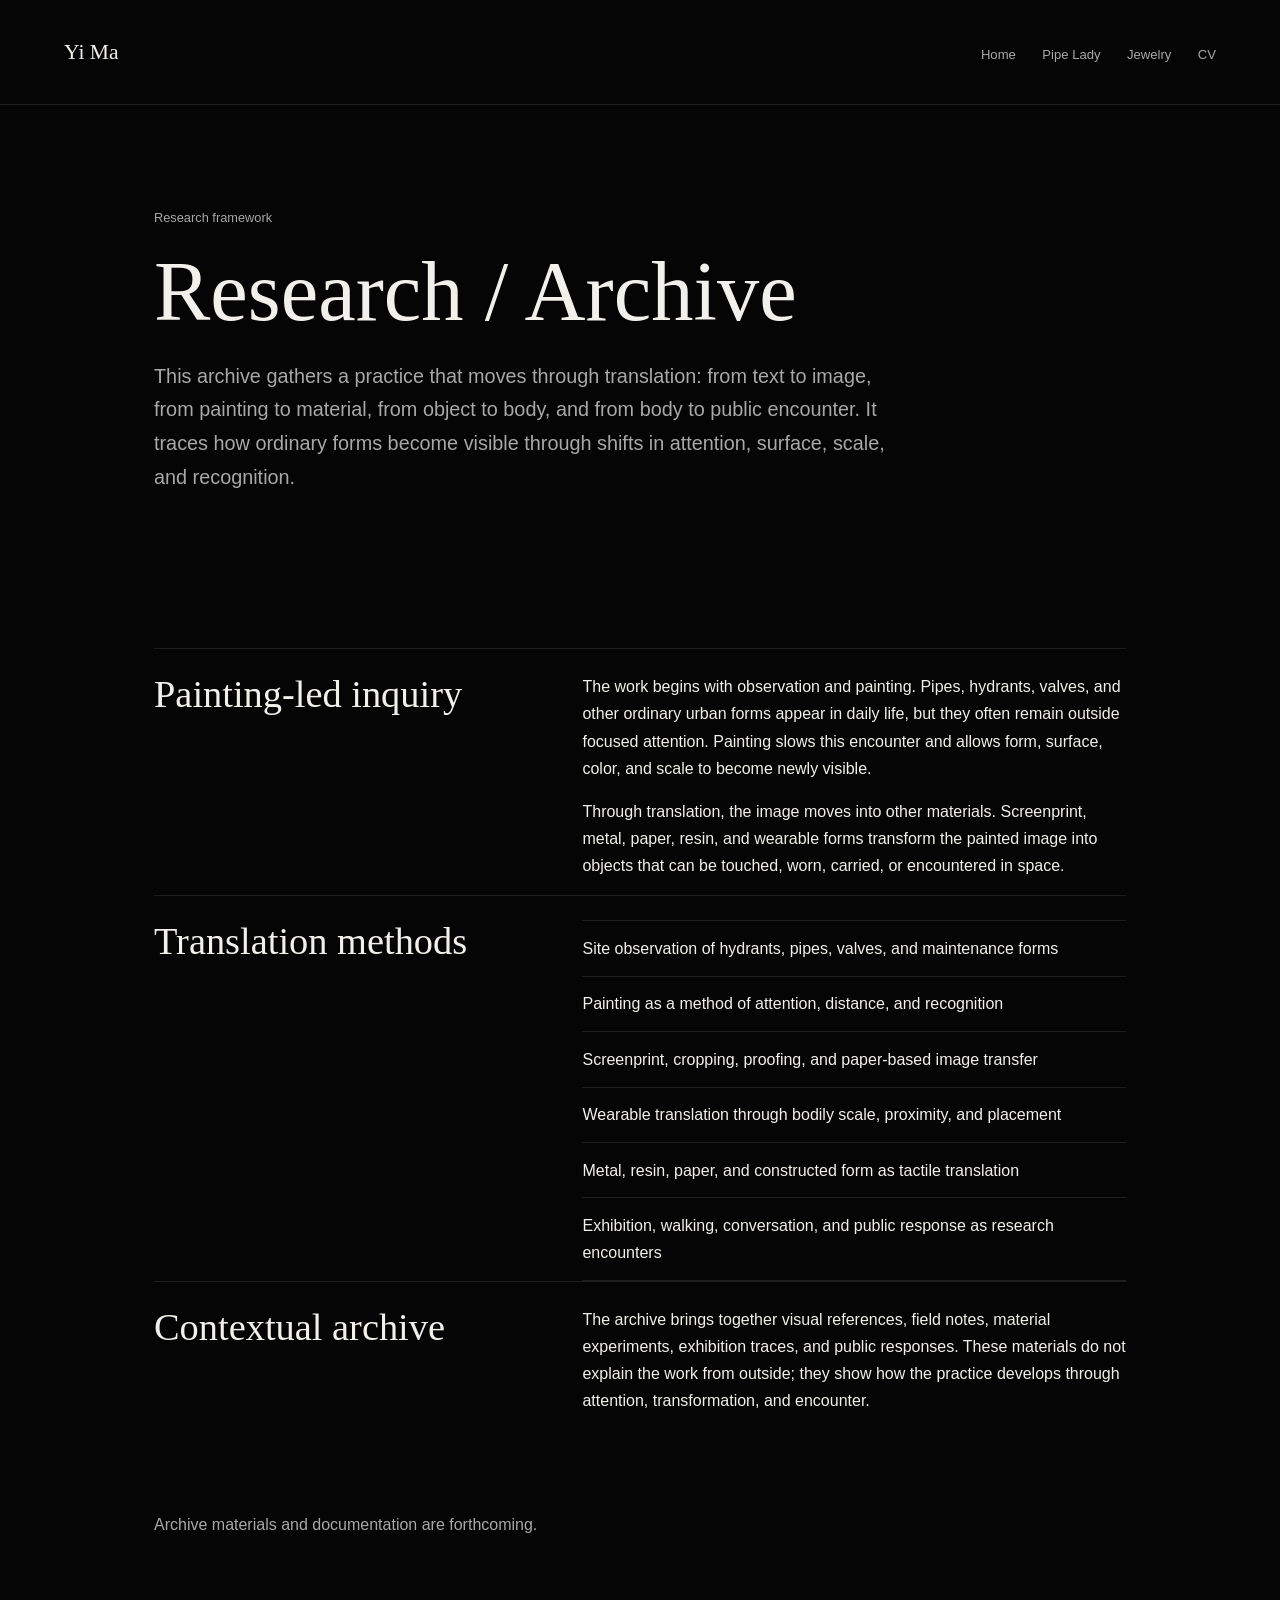
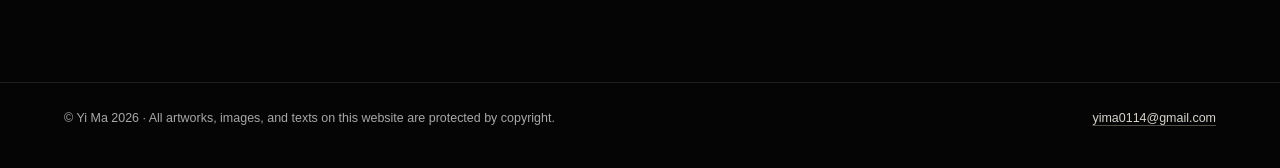
<file: research.html>
<!doctype html>
<html lang="en">
<head>
  <meta charset="utf-8">
  <meta name="viewport" content="width=device-width, initial-scale=1">
  <meta name="description" content="Research and archive materials connected to Yi Ma's artistic practice.">
  <title>Research / Archive | Yi Ma</title>
  <link rel="stylesheet" href="style.css">
</head>
<body>
  <a class="skip-link" href="#main-content">Skip to content</a>

  <header class="site-header">
    <a class="site-name" href="index.html">Yi Ma</a>
    <nav class="site-nav" aria-label="Primary navigation">
      <a href="index.html">Home</a>
      <a href="pipe-lady.html">Pipe Lady</a>
      <a href="jem.html">Jewelry</a>
      <a href="cv.html">CV</a>
    </nav>
  </header>

  <main id="main-content" class="text-page">
    <header class="page-intro">
      <p class="eyebrow">Research framework</p>
      <h1>Research / Archive</h1>
      <!-- EDIT THIS PARAGRAPH as the research archive develops. -->
      <p>This archive gathers a practice that moves through translation: from text to image, from painting to material, from object to body, and from body to public encounter. It traces how ordinary forms become visible through shifts in attention, surface, scale, and recognition.</p>
    </header>

    <section class="archive-note" aria-labelledby="research-position-heading">
      <h2 id="research-position-heading">Painting-led inquiry</h2>
      <div>
        <p>The work begins with observation and painting. Pipes, hydrants, valves, and other ordinary urban forms appear in daily life, but they often remain outside focused attention. Painting slows this encounter and allows form, surface, color, and scale to become newly visible.</p>
        <p>Through translation, the image moves into other materials. Screenprint, metal, paper, resin, and wearable forms transform the painted image into objects that can be touched, worn, carried, or encountered in space.</p>
      </div>
    </section>

    <section class="archive-note" aria-labelledby="translation-heading">
      <h2 id="translation-heading">Translation methods</h2>
      <!-- EDIT OR REORDER these topics as materials are added. -->
      <ul class="archive-list">
        <li>Site observation of hydrants, pipes, valves, and maintenance forms</li>
        <li>Painting as a method of attention, distance, and recognition</li>
        <li>Screenprint, cropping, proofing, and paper-based image transfer</li>
        <li>Wearable translation through bodily scale, proximity, and placement</li>
        <li>Metal, resin, paper, and constructed form as tactile translation</li>
        <li>Exhibition, walking, conversation, and public response as research encounters</li>
      </ul>
    </section>

    <section class="archive-note" aria-labelledby="contextual-archive-heading">
      <h2 id="contextual-archive-heading">Contextual archive</h2>
      <div>
        <p>The archive brings together visual references, field notes, material experiments, exhibition traces, and public responses. These materials do not explain the work from outside; they show how the practice develops through attention, transformation, and encounter.</p>
      </div>
    </section>

    <p class="status-note">Archive materials and documentation are forthcoming.</p>
  </main>

  <footer class="site-footer">
    <p>&copy; Yi Ma 2026 &middot; All artworks, images, and texts on this website are protected by copyright.</p>
    <a href="mailto:yima0114@gmail.com">yima0114@gmail.com</a>
  </footer>
</body>
</html>
</file>
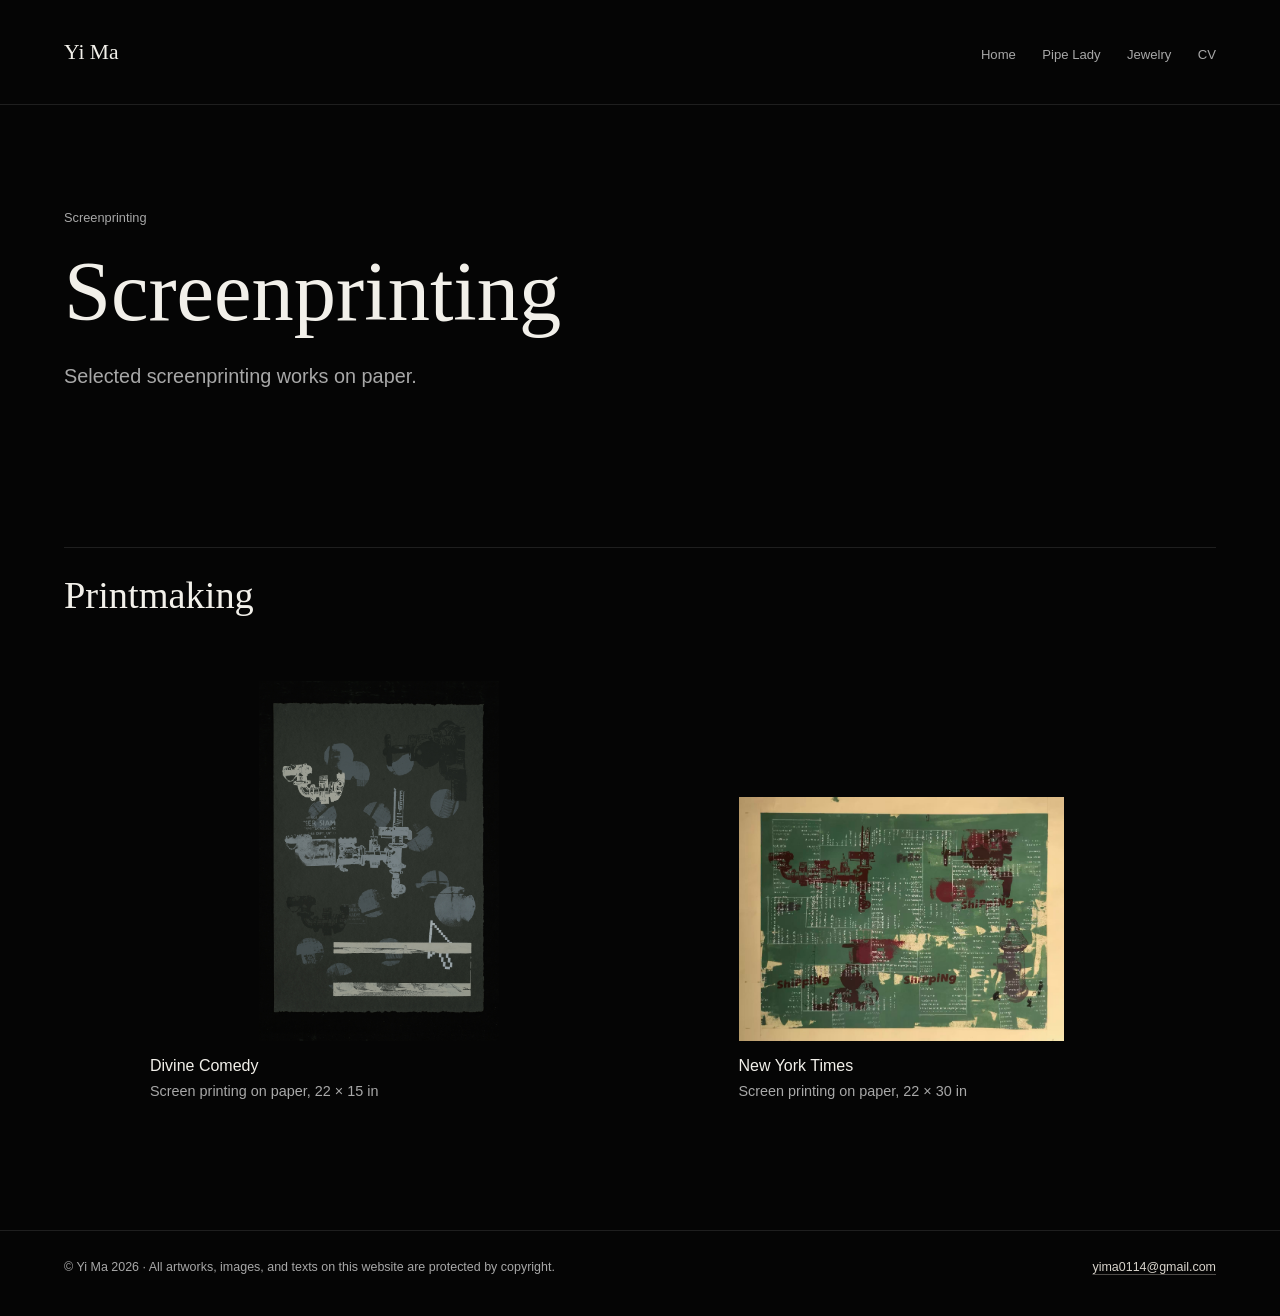
<file: screenprinting.html>
<!doctype html>
<html lang="en">
<head>
  <meta charset="utf-8">
  <meta name="viewport" content="width=device-width, initial-scale=1">
  <meta name="description" content="Screenprinting works by Yi Ma.">
  <title>Screenprinting | Yi Ma</title>
  <link rel="stylesheet" href="style.css">
</head>
<body>
  <a class="skip-link" href="#main-content">Skip to content</a>

  <header class="site-header">
    <a class="site-name" href="index.html">Yi Ma</a>
    <nav class="site-nav" aria-label="Primary navigation">
      <a href="index.html">Home</a>
      <a href="pipe-lady.html">Pipe Lady</a>
      <a href="jem.html">Jewelry</a>
      <a href="cv.html">CV</a>
    </nav>
  </header>

  <main id="main-content">
    <header class="page-intro">
      <p class="eyebrow">Screenprinting</p>
      <h1>Screenprinting</h1>
      <p>Selected screenprinting works on paper.</p>
    </header>

    <section class="work-section" aria-labelledby="printmaking-heading">
      <div class="section-heading">
        <h2 id="printmaking-heading">Printmaking</h2>
      </div>

      <div class="gallery printmaking-grid">
        <figure class="work-card printmaking-card" data-images="web-images/printmaking/divine-comedy.JPG">
          <img src="web-images/printmaking/divine-comedy.JPG" alt="Divine Comedy by Yi Ma" loading="lazy">
          <figcaption>
            <h3>Divine Comedy</h3>
            <p class="work-meta">Screen printing on paper, 22 × 15 in</p>
          </figcaption>
        </figure>
        <figure class="work-card printmaking-card" data-images="web-images/printmaking/new-york-times.jpg">
          <img src="web-images/printmaking/new-york-times.jpg" alt="New York Times by Yi Ma" loading="lazy">
          <figcaption>
            <h3>New York Times</h3>
            <p class="work-meta">Screen printing on paper, 22 × 30 in</p>
          </figcaption>
        </figure>
      </div>
    </section>


  </main>

  <footer class="site-footer">
    <p>&copy; Yi Ma 2026 &middot; All artworks, images, and texts on this website are protected by copyright.</p>
    <a href="mailto:yima0114@gmail.com">yima0114@gmail.com</a>
  </footer>
  <div class="jewelry-lightbox" id="jewelry-lightbox" role="dialog" aria-modal="true" aria-hidden="true" aria-labelledby="jewelry-lightbox-title">
    <button class="jewelry-lightbox__close" type="button" aria-label="Close gallery">&times;</button>
    <div class="jewelry-lightbox__panel">
      <div class="jewelry-lightbox__header">
        <h2 id="jewelry-lightbox-title"></h2>
        <p class="jewelry-lightbox__counter" id="jewelry-lightbox-counter"></p>
      </div>
      <div class="jewelry-lightbox__stage">
        <button class="jewelry-lightbox__nav jewelry-lightbox__prev" type="button" aria-label="Previous image">&lsaquo;</button>
        <img class="jewelry-lightbox__image" alt="">
        <button class="jewelry-lightbox__nav jewelry-lightbox__next" type="button" aria-label="Next image">&rsaquo;</button>
      </div>
      <div class="jewelry-lightbox__dots" aria-label="Gallery image selector" hidden></div>
    </div>
  </div>
  <script>
    (() => {
      const cards = document.querySelectorAll(
        '[aria-labelledby="printmaking-heading"] .work-card[data-images]'
      );
      const lightbox = document.getElementById('jewelry-lightbox');
      const title = document.getElementById('jewelry-lightbox-title');
      const counter = document.getElementById('jewelry-lightbox-counter');
      const image = lightbox.querySelector('.jewelry-lightbox__image');
      const dots = lightbox.querySelector('.jewelry-lightbox__dots');
      const closeButton = lightbox.querySelector('.jewelry-lightbox__close');
      const previousButton = lightbox.querySelector('.jewelry-lightbox__prev');
      const nextButton = lightbox.querySelector('.jewelry-lightbox__next');
      let activeImages = [];
      let activeIndex = 0;
      let activeTitle = '';
      let previousFocus = null;

      const render = () => {
        const imagePath = activeImages[activeIndex];
        image.src = imagePath;
        image.alt = `${activeTitle}, image ${activeIndex + 1} of ${activeImages.length}`;
        title.textContent = activeTitle;
        counter.textContent = `${activeIndex + 1} / ${activeImages.length}`;
        previousButton.disabled = activeImages.length < 2;
        nextButton.disabled = activeImages.length < 2;
        dots.replaceChildren();
        dots.hidden = activeImages.length < 2;
        if (dots.hidden) return;

        activeImages.forEach((_, index) => {
          const dot = document.createElement('button');
          dot.className = 'jewelry-lightbox__dot';
          dot.type = 'button';
          dot.setAttribute('aria-label', `Show image ${index + 1} of ${activeImages.length}`);
          dot.setAttribute('aria-current', index === activeIndex ? 'true' : 'false');
          dot.addEventListener('click', () => {
            activeIndex = index;
            render();
          });
          dots.append(dot);
        });
      };

      const openLightbox = (card) => {
        activeImages = card.dataset.images.split(',').map((path) => path.trim()).filter(Boolean);
        if (!activeImages.length) return;
        activeIndex = Number(card.dataset.startIndex || 0);
        if (activeIndex < 0 || activeIndex >= activeImages.length) activeIndex = 0;
        activeTitle = card.dataset.lightboxTitle || card.querySelector('h3')?.textContent.trim() || 'Jewelry work';
        previousFocus = document.activeElement;
        render();
        lightbox.classList.add('is-open');
        lightbox.setAttribute('aria-hidden', 'false');
        document.body.classList.add('lightbox-open');
        closeButton.focus();
      };

      const closeLightbox = () => {
        lightbox.classList.remove('is-open');
        lightbox.setAttribute('aria-hidden', 'true');
        document.body.classList.remove('lightbox-open');
        image.src = '';
        if (previousFocus) previousFocus.focus();
      };

      const moveImage = (direction) => {
        if (activeImages.length < 2) return;
        activeIndex = (activeIndex + direction + activeImages.length) % activeImages.length;
        render();
      };

      cards.forEach((card) => {
        const cardTitle = card.dataset.lightboxTitle || card.querySelector('h3')?.textContent.trim() || 'jewelry work';
        if (card.tagName !== 'BUTTON') {
          card.tabIndex = 0;
          card.setAttribute('role', 'button');
        }
        if (!card.hasAttribute('aria-label')) card.setAttribute('aria-label', `Open ${cardTitle} gallery`);
        card.addEventListener('click', () => openLightbox(card));
        if (card.tagName !== 'BUTTON') {
          card.addEventListener('keydown', (event) => {
            if (event.key === 'Enter' || event.key === ' ') {
              event.preventDefault();
              openLightbox(card);
            }
          });
        }
      });

      closeButton.addEventListener('click', closeLightbox);
      previousButton.addEventListener('click', () => moveImage(-1));
      nextButton.addEventListener('click', () => moveImage(1));
      lightbox.addEventListener('click', (event) => {
        const clickedButton = event.target.closest('button');
        const clickedImageArea = event.target.closest('.jewelry-lightbox__stage');
        const clickedDotsArea = event.target.closest('.jewelry-lightbox__dots');
        if (!clickedButton && !clickedImageArea && !clickedDotsArea) closeLightbox();
      });
      document.addEventListener('keydown', (event) => {
        if (!lightbox.classList.contains('is-open')) return;
        if (event.key === 'Escape') closeLightbox();
        if (event.key === 'ArrowLeft') moveImage(-1);
        if (event.key === 'ArrowRight') moveImage(1);
      });
    })();
  </script>
  <script>
    (() => {
      const section = document.querySelector('[aria-labelledby="jem-jewelry-heading"]');
      if (!section) return;
      const buttons = section.querySelectorAll('[data-jewelry-filter]');
      const cards = section.querySelectorAll('.work-card[data-function]');
      const groups = section.querySelectorAll('[data-jewelry-group]');

      const applyFilter = (filter) => {
        cards.forEach((card) => {
          card.hidden = filter !== 'all' && card.dataset.function !== filter;
        });

        groups.forEach((group) => {
          const visibleCards = group.querySelectorAll('.work-card[data-function]:not([hidden])');
          group.hidden = filter !== 'all' && visibleCards.length === 0;
        });
      };

      buttons.forEach((button) => {
        button.addEventListener('click', () => {
          const filter = button.dataset.jewelryFilter;
          buttons.forEach((item) => {
            const active = item === button;
            item.classList.toggle('is-active', active);
            item.setAttribute('aria-pressed', String(active));
          });
          applyFilter(filter);
        });
      });
    })();
  </script>
</body>
</html>
</file>
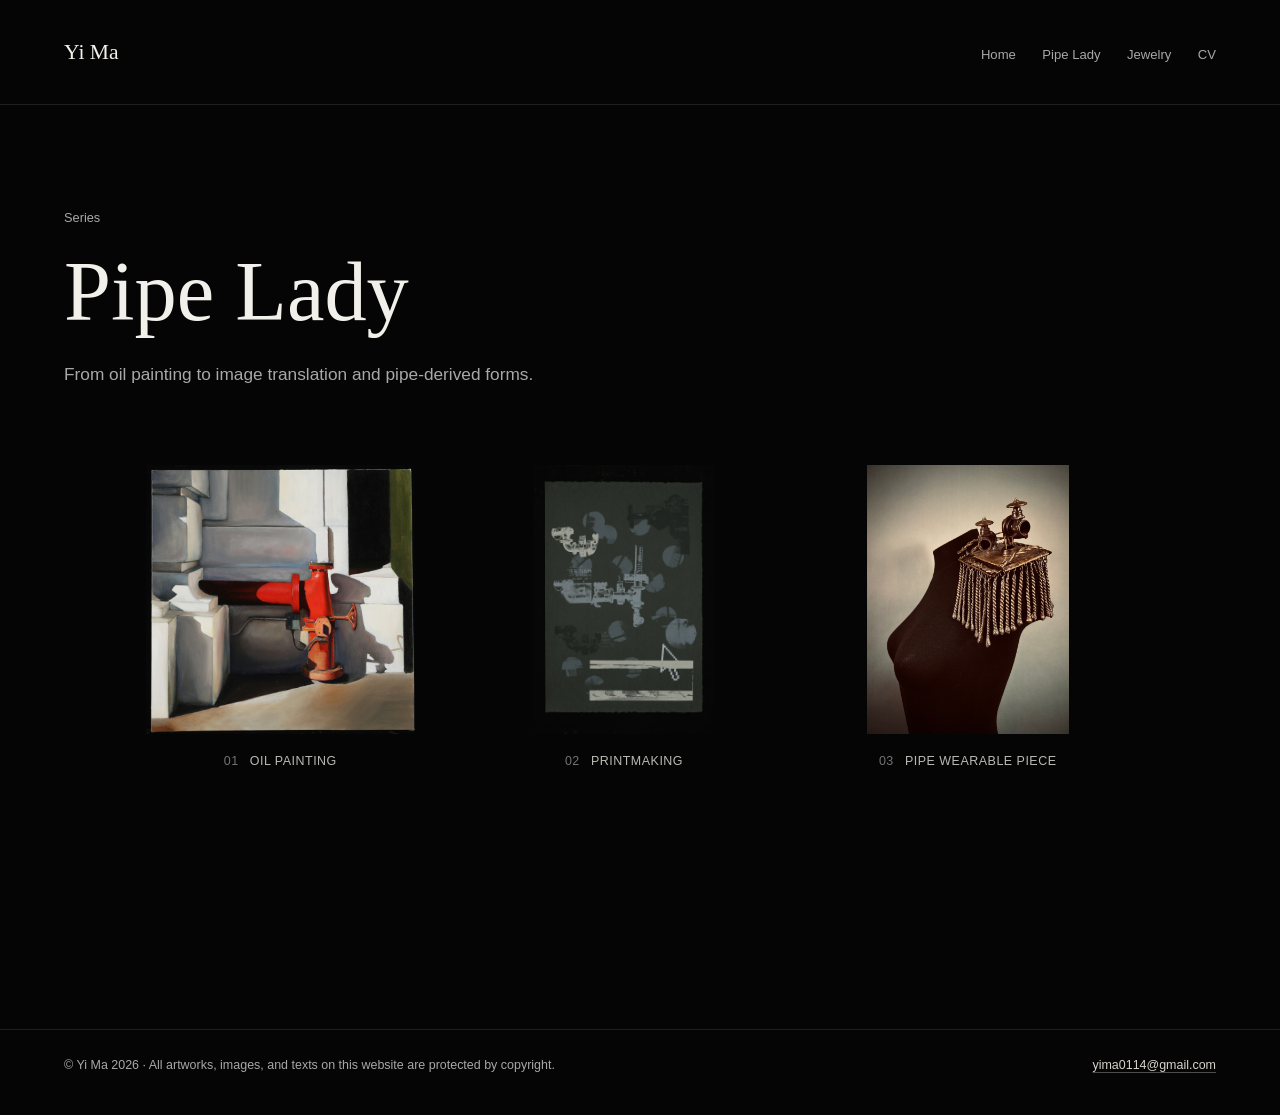
<file: works.html>
<!doctype html>
<html lang="en">
<head>
  <meta charset="utf-8">
  <meta name="viewport" content="width=device-width, initial-scale=1">
  <meta name="description" content="Pipe Lady, a series across oil painting, screenprinting, pipe epaulettes, and pipe forms by Yi Ma.">
  <title>Pipe Lady | Yi Ma</title>
  <link rel="stylesheet" href="style.css">
</head>
<body class="pipe-lady-page">
  <a class="skip-link" href="#main-content">Skip to content</a>

  <header class="site-header">
    <a class="site-name" href="index.html">Yi Ma</a>
    <nav class="site-nav" aria-label="Primary navigation">
      <a href="index.html">Home</a>
      <a href="pipe-lady.html">Pipe Lady</a>
      <a href="jem.html">Jewelry</a>
      <a href="cv.html">CV</a>
    </nav>
  </header>

  <main id="main-content">
    <header class="page-intro pipe-lady-intro">
      <p class="eyebrow">Series</p>
      <h1>Pipe Lady</h1>
      <!-- EDIT THIS TEXT to introduce the Pipe Lady series. -->
      <p class="pipe-lady-summary">From oil painting to image translation and pipe-derived forms.</p>

      <nav class="focus-nav" aria-label="Pipe Lady sections">
        <a class="focus-nav__item focus-nav__item--oil" href="#oil-painting-gallery-view" data-oil-gallery-trigger>
          <img class="focus-nav__image" src="web-images/oil-painting-cropped/caesar.jpg" alt="" loading="lazy">
          <span class="focus-nav__text">
            <span class="focus-nav__number">01</span>
            <span class="focus-nav__title">Oil Painting</span>
          </span>
        </a>
        <a class="focus-nav__item focus-nav__item--screen" href="#printmaking-gallery-view" data-printmaking-gallery-trigger>
          <img class="focus-nav__image" src="web-images/printmaking/divine-comedy.JPG" alt="" loading="lazy">
          <span class="focus-nav__text">
            <span class="focus-nav__number">02</span>
            <span class="focus-nav__title">Printmaking</span>
          </span>
        </a>
        <a class="focus-nav__item focus-nav__item--pipe" href="#pipe-wearable-gallery-view" data-pipe-gallery-trigger>
          <img class="focus-nav__image" src="web-images/jewelry/pipe-wearable-translation/pipe-shoulder-piece/pipe-shoulder-piece-01.jpg" alt="" loading="lazy">
          <span class="focus-nav__text">
            <span class="focus-nav__number">03</span>
            <span class="focus-nav__title">Pipe Wearable Piece</span>
          </span>
        </a>
      </nav>
    </header>

    <section class="pipe-lady-oil-view" id="oil-painting-gallery-view" aria-labelledby="oil-painting-gallery-title" hidden>
      <button class="pipe-lady-series-back" type="button" data-series-back>Back to Pipe Lady</button>
      <div class="section-heading pipe-lady-oil-view__heading">
        <h2 id="oil-painting-gallery-title">Oil Painting</h2>
      </div>

      <div class="pipe-lady-oil-gallery" data-oil-gallery></div>

      <article class="pipe-lady-oil-detail" data-oil-detail hidden>
        <div class="pipe-lady-oil-detail__info">
          <button class="pipe-lady-oil-back" type="button" data-oil-back>Back to Oil Painting</button>
          <div class="pipe-lady-oil-detail__caption" data-oil-detail-caption></div>
          <div class="pipe-lady-oil-work-nav" aria-label="Adjacent oil paintings">
            <button class="pipe-lady-oil-neighbor pipe-lady-oil-last" type="button" data-oil-last>
              <span>Last:</span>
              <strong data-oil-last-title></strong>
            </button>
            <button class="pipe-lady-oil-neighbor pipe-lady-oil-next" type="button" data-oil-next>
              <span>Next:</span>
              <strong data-oil-next-title></strong>
            </button>
          </div>
        </div>
        <figure class="pipe-lady-oil-detail__image-area">
          <img class="pipe-lady-oil-detail__image" alt="" data-oil-detail-image>
        </figure>
      </article>
    </section>

    <section class="pipe-lady-printmaking-view" id="printmaking-gallery-view" aria-labelledby="printmaking-gallery-title" hidden>
      <button class="pipe-lady-printmaking-series-back" type="button" data-printmaking-series-back>Back to Pipe Lady</button>
      <div class="section-heading pipe-lady-printmaking-view__heading">
        <h2 id="printmaking-gallery-title">Printmaking</h2>
      </div>

      <div class="pipe-lady-printmaking-gallery" data-printmaking-gallery></div>

      <article class="pipe-lady-printmaking-detail" data-printmaking-detail hidden>
        <div class="pipe-lady-printmaking-detail__info">
          <button class="pipe-lady-printmaking-back" type="button" data-printmaking-back>Back to Printmaking</button>
          <div class="pipe-lady-printmaking-detail__caption" data-printmaking-detail-caption></div>
        </div>
        <figure class="pipe-lady-printmaking-detail__image-area">
          <img class="pipe-lady-printmaking-detail__image" alt="" data-printmaking-detail-image>
        </figure>
      </article>
    </section>

    <section class="pipe-lady-pipe-view" id="pipe-wearable-gallery-view" aria-labelledby="pipe-wearable-gallery-title" hidden>
      <button class="pipe-lady-pipe-series-back" type="button" data-pipe-series-back>Back to Pipe Lady</button>
      <div class="section-heading pipe-lady-pipe-view__heading">
        <h2 id="pipe-wearable-gallery-title">Pipe Wearable Piece</h2>
      </div>

      <div class="pipe-lady-pipe-gallery" data-pipe-gallery></div>

      <article class="pipe-lady-pipe-detail" data-pipe-detail hidden>
        <figure class="pipe-lady-pipe-detail__image-area">
          <img class="pipe-lady-pipe-detail__image" alt="" data-pipe-detail-image>
        </figure>
        <div class="pipe-lady-pipe-detail__info">
          <button class="pipe-lady-pipe-back" type="button" data-pipe-back>Back to Pipe Wearable Piece</button>
          <div class="pipe-lady-pipe-detail__caption" data-pipe-detail-caption></div>
        </div>
        <div class="pipe-lady-pipe-detail__thumbs" data-pipe-detail-thumbs hidden></div>
      </article>
    </section>

    <div class="pipe-lady-data-source" hidden aria-hidden="true">
    <section class="work-section" aria-labelledby="oil-painting-heading">
      <div class="section-heading">
        <h2 id="oil-painting-heading">Fine Art — Oil Painting</h2>
      </div>

      <div class="gallery oil-painting-grid">
        <figure class="work-card oil-painting-card" data-images="web-images/oil-painting-cropped/caesar.jpg">
          <img src="web-images/oil-painting-cropped/caesar.jpg" alt="Caesar by Yi Ma">
          <figcaption>
            <h3>Caesar</h3>
            <p class="work-meta">Oil on canvas, 24 x 24 in, 2021.</p>
          </figcaption>
        </figure>
        <figure class="work-card oil-painting-card" data-images="web-images/oil-painting-cropped/absolut-vodka.jpg">
          <img src="web-images/oil-painting-cropped/absolut-vodka.jpg" alt="Absolut Vodka by Yi Ma" loading="lazy">
          <figcaption>
            <h3>Absolut Vodka</h3>
            <p class="work-meta">Oil on canvas, 24 x 24 in, 2021.</p>
          </figcaption>
        </figure>
        <figure class="work-card oil-painting-card" data-images="web-images/oil-painting-cropped/midori-sour.jpg">
          <img src="web-images/oil-painting-cropped/midori-sour.jpg" alt="Midori Sour by Yi Ma" loading="lazy">
          <figcaption>
            <h3>Midori Sour</h3>
            <p class="work-meta">Oil on canvas, 30 x 24 in, 2021.</p>
          </figcaption>
        </figure>
        <figure class="work-card oil-painting-card" data-images="web-images/oil-painting-confirmed/ulysses.jpg">
          <img src="web-images/oil-painting-confirmed/ulysses.jpg" alt="Ulysses by Yi Ma" loading="lazy">
          <figcaption>
            <h3>Ulysses</h3>
            <p class="work-meta">Oil on canvas, 30 x 20 in, 2021.</p>
          </figcaption>
        </figure>
        <figure class="work-card oil-painting-card work-card--tall-painting" data-images="web-images/oil-painting-cropped/new-chain.jpg">
          <img src="web-images/oil-painting-cropped/new-chain.jpg" alt="New Chain by Yi Ma" loading="lazy">
          <figcaption>
            <h3>New Chain</h3>
            <p class="work-meta">Oil on canvas, 36 x 18 in, 2022.</p>
          </figcaption>
        </figure>
        <figure class="work-card oil-painting-card work-card--small-painting" data-images="web-images/oil-painting-cropped/cavalry-choir.jpg">
          <img src="web-images/oil-painting-cropped/cavalry-choir.jpg" alt="Cavalry Choir by Yi Ma" loading="lazy">
          <figcaption>
            <h3>Cavalry Choir</h3>
            <p class="work-meta">Oil on Baltic birch, 6 x 12 in, 2022.</p>
          </figcaption>
        </figure>
        <figure class="work-card oil-painting-card" data-images="web-images/oil-painting-cropped/twelve-mile-limit.jpg">
          <img src="web-images/oil-painting-cropped/twelve-mile-limit.jpg" alt="Twelve Mile Limit by Yi Ma" loading="lazy">
          <figcaption>
            <h3>Twelve Mile Limit</h3>
            <p class="work-meta">Oil on canvas, 18 x 24 in.</p>
          </figcaption>
        </figure>
        <figure class="work-card oil-painting-card work-card--small-painting work-card--small-square-painting" data-images="web-images/oil-painting-cropped/broadway-cast.jpg">
          <img src="web-images/oil-painting-cropped/broadway-cast.jpg" alt="Broadway Cast by Yi Ma" loading="lazy">
          <figcaption>
            <h3>Broadway Cast</h3>
            <p class="work-meta">Oil on canvas, 6 x 6 in, 2024.</p>
          </figcaption>
        </figure>
        <figure class="work-card oil-painting-card work-card--small-painting work-card--small-square-painting" data-images="web-images/oil-painting-cropped/bloody-mary.jpg">
          <img src="web-images/oil-painting-cropped/bloody-mary.jpg" alt="Bloody Mary by Yi Ma" loading="lazy">
          <figcaption>
            <h3>Bloody Mary</h3>
            <p class="work-meta">Oil on canvas, 6 x 6 in.</p>
          </figcaption>
        </figure>
        <figure class="work-card oil-painting-card" data-images="web-images/oil-painting-cropped/no-longer-human.jpg">
          <img src="web-images/oil-painting-cropped/no-longer-human.jpg" alt="No Longer Human by Yi Ma" loading="lazy">
          <figcaption>
            <h3>No Longer Human</h3>
            <p class="work-meta">Oil on wood canvas, 16 x 20 in, 2025.</p>
          </figcaption>
        </figure>
      </div>
    </section>

    <section class="work-section" aria-labelledby="printmaking-heading">
      <div class="section-heading">
        <h2 id="printmaking-heading">Printmaking</h2>
      </div>

      <div class="gallery printmaking-grid">
        <figure class="work-card printmaking-card" data-images="web-images/printmaking/divine-comedy.JPG">
          <img src="web-images/printmaking/divine-comedy.JPG" alt="Divine Comedy by Yi Ma" loading="lazy">
          <figcaption>
            <h3>Divine Comedy</h3>
            <p class="work-meta">Screen printing on paper, 22 × 15 in</p>
          </figcaption>
        </figure>
        <figure class="work-card printmaking-card" data-images="web-images/printmaking/new-york-times.jpg">
          <img src="web-images/printmaking/new-york-times.jpg" alt="New York Times by Yi Ma" loading="lazy">
          <figcaption>
            <h3>New York Times</h3>
            <p class="work-meta">Screen printing on paper, 22 × 30 in</p>
          </figcaption>
        </figure>
      </div>
    </section>

    <section class="work-section" aria-labelledby="jem-pipe-heading">
      <div class="section-heading">
        <h2 id="jem-pipe-heading">JEM — Pipe Wearable Translation</h2>
      </div>

      <div class="gallery">
        <figure class="pipe-standalone-work" data-series="pipe-wearable-translation" data-function="pipe-wearable-translation" data-lightbox-title="Pipe Shoulder Piece" data-start-index="0" data-images="web-images/jewelry/pipe-wearable-translation/pipe-shoulder-piece/pipe-shoulder-piece-01.jpg,web-images/jewelry/pipe-wearable-translation/pipe-shoulder-piece/pipe-shoulder-piece-02.jpg,web-images/jewelry/pipe-wearable-translation/pipe-shoulder-piece/pipe-shoulder-piece-03.jpg,web-images/jewelry/pipe-wearable-translation/pipe-shoulder-piece/pipe-shoulder-piece-04.jpg,web-images/jewelry/pipe-wearable-translation/pipe-shoulder-piece/pipe-shoulder-piece-05.jpg">
          <img class="pipe-standalone-work__image" src="web-images/jewelry/pipe-wearable-translation/pipe-shoulder-piece/pipe-shoulder-piece-01.jpg" alt="Pipe Shoulder Piece by Yi Ma" loading="lazy">
          <figcaption>
            <h3>Pipe Shoulder Piece</h3>
            <p class="work-meta">Etched copper, brass chain, oxidation, 185 x 145 x 125 mm, 2024.</p>
          </figcaption>
          <div class="pipe-detail-strip" aria-label="Additional views of Pipe Shoulder Piece">
            <button class="pipe-detail-strip__item" type="button" data-lightbox-title="Pipe Shoulder Piece" data-start-index="0" data-images="web-images/jewelry/pipe-wearable-translation/pipe-shoulder-piece/pipe-shoulder-piece-02.jpg,web-images/jewelry/pipe-wearable-translation/pipe-shoulder-piece/pipe-shoulder-piece-03.jpg,web-images/jewelry/pipe-wearable-translation/pipe-shoulder-piece/pipe-shoulder-piece-04.jpg,web-images/jewelry/pipe-wearable-translation/pipe-shoulder-piece/pipe-shoulder-piece-05.jpg" aria-label="Open Pipe Shoulder Piece detail view 2">
              <img src="web-images/jewelry/pipe-wearable-translation/pipe-shoulder-piece/pipe-shoulder-piece-02.jpg" alt="Pipe Shoulder Piece alternate view 2 by Yi Ma" loading="lazy">
            </button>
            <button class="pipe-detail-strip__item" type="button" data-lightbox-title="Pipe Shoulder Piece" data-start-index="1" data-images="web-images/jewelry/pipe-wearable-translation/pipe-shoulder-piece/pipe-shoulder-piece-02.jpg,web-images/jewelry/pipe-wearable-translation/pipe-shoulder-piece/pipe-shoulder-piece-03.jpg,web-images/jewelry/pipe-wearable-translation/pipe-shoulder-piece/pipe-shoulder-piece-04.jpg,web-images/jewelry/pipe-wearable-translation/pipe-shoulder-piece/pipe-shoulder-piece-05.jpg" aria-label="Open Pipe Shoulder Piece detail view 3">
              <img src="web-images/jewelry/pipe-wearable-translation/pipe-shoulder-piece/pipe-shoulder-piece-03.jpg" alt="Pipe Shoulder Piece alternate view 3 by Yi Ma" loading="lazy">
            </button>
            <button class="pipe-detail-strip__item" type="button" data-lightbox-title="Pipe Shoulder Piece" data-start-index="2" data-images="web-images/jewelry/pipe-wearable-translation/pipe-shoulder-piece/pipe-shoulder-piece-02.jpg,web-images/jewelry/pipe-wearable-translation/pipe-shoulder-piece/pipe-shoulder-piece-03.jpg,web-images/jewelry/pipe-wearable-translation/pipe-shoulder-piece/pipe-shoulder-piece-04.jpg,web-images/jewelry/pipe-wearable-translation/pipe-shoulder-piece/pipe-shoulder-piece-05.jpg" aria-label="Open Pipe Shoulder Piece detail view 4">
              <img src="web-images/jewelry/pipe-wearable-translation/pipe-shoulder-piece/pipe-shoulder-piece-04.jpg" alt="Pipe Shoulder Piece alternate view 4 by Yi Ma" loading="lazy">
            </button>
            <button class="pipe-detail-strip__item" type="button" data-lightbox-title="Pipe Shoulder Piece" data-start-index="3" data-images="web-images/jewelry/pipe-wearable-translation/pipe-shoulder-piece/pipe-shoulder-piece-02.jpg,web-images/jewelry/pipe-wearable-translation/pipe-shoulder-piece/pipe-shoulder-piece-03.jpg,web-images/jewelry/pipe-wearable-translation/pipe-shoulder-piece/pipe-shoulder-piece-04.jpg,web-images/jewelry/pipe-wearable-translation/pipe-shoulder-piece/pipe-shoulder-piece-05.jpg" aria-label="Open Pipe Shoulder Piece detail view 5">
              <img src="web-images/jewelry/pipe-wearable-translation/pipe-shoulder-piece/pipe-shoulder-piece-05.jpg" alt="Pipe Shoulder Piece alternate view 5 by Yi Ma" loading="lazy">
            </button>
          </div>
        </figure>
        <figure class="work-card" data-series="pipe-wearable-translation" data-function="pipe-wearable-translation" data-images="web-images/jewelry/pipe-wearable-translation/untitled-pipe-form/untitled-pipe-form-01.jpg,web-images/jewelry/pipe-wearable-translation/untitled-pipe-form/untitled-pipe-form-02.jpg">
          <img src="web-images/jewelry/pipe-wearable-translation/untitled-pipe-form/untitled-pipe-form-01.jpg" alt="Untitled Pipe Form by Yi Ma" loading="lazy">
          <figcaption>
            <h3>Untitled (Pipe Form)</h3>
            <p class="work-meta">Brass, 2024.</p>
          </figcaption>
        </figure>
      </div>
    </section>

    <section class="work-section" aria-labelledby="jem-nipple-heading">
      <div class="section-heading">
        <h2 id="jem-nipple-heading">JEM — Nipple Brooch Series</h2>
      </div>

      <div class="gallery nipple-series-grid">
        <figure class="work-card nipple-series-card" data-series="nipple-brooch-series" data-function="nipple-brooch-series" data-images="web-images/jewelry/nipple-brooch-series/around-nipples-we-trust/around-nipples-we-trust-01.jpg,web-images/jewelry/nipple-brooch-series/around-nipples-we-trust/around-nipples-we-trust-02.jpg,web-images/jewelry/nipple-brooch-series/around-nipples-we-trust/around-nipples-we-trust-03.jpg,web-images/jewelry/nipple-brooch-series/around-nipples-we-trust/around-nipples-we-trust-04.jpg,web-images/jewelry/nipple-brooch-series/around-nipples-we-trust/around-nipples-we-trust-05.jpg">
          <img src="web-images/jewelry/nipple-brooch-series/around-nipples-we-trust/around-nipples-we-trust-01.jpg" alt="Around Nipples We Trust by Yi Ma" loading="lazy">
          <figcaption>
            <h3>Around Nipples We Trust</h3>
            <p class="work-meta">Brooch, copper, brass, CZ stone, 65 x 76 x 8 mm.</p>
          </figcaption>
        </figure>
        <figure class="work-card nipple-series-card" data-series="nipple-brooch-series" data-function="nipple-brooch-series" data-images="web-images/jewelry/nipple-brooch-series/vagina-monologue/vagina-monologue-01.jpg,web-images/jewelry/nipple-brooch-series/vagina-monologue/vagina-monologue-02.jpg,web-images/jewelry/nipple-brooch-series/vagina-monologue/vagina-monologue-03.jpg,web-images/jewelry/nipple-brooch-series/vagina-monologue/vagina-monologue-04.jpg">
          <img src="web-images/jewelry/nipple-brooch-series/vagina-monologue/vagina-monologue-01.jpg" alt="Vagina Monologue by Yi Ma" loading="lazy">
          <figcaption>
            <h3>Vagina Monologue</h3>
            <p class="work-meta">Brooch, bronze, copper, brass, stainless steel, 55 x 66 x 21 mm.</p>
          </figcaption>
        </figure>
        <figure class="work-card nipple-series-card" data-series="nipple-brooch-series" data-function="nipple-brooch-series" data-images="web-images/jewelry/nipple-brooch-series/peek-a-boo/peek-a-boo-01.jpg,web-images/jewelry/nipple-brooch-series/peek-a-boo/peek-a-boo-02.jpg">
          <img src="web-images/jewelry/nipple-brooch-series/peek-a-boo/peek-a-boo-01.jpg" alt="Peek A Boo by Yi Ma" loading="lazy">
          <figcaption>
            <h3>Peek A Boo</h3>
            <p class="work-meta">Brooch, copper, nickel wire, stainless steel, 51 x 51 x 22 mm.</p>
          </figcaption>
        </figure>
        <figure class="work-card nipple-series-card" data-series="nipple-brooch-series" data-function="nipple-brooch-series" data-images="web-images/jewelry/nipple-brooch-series/nipple-brooch/nipple-brooch-01.jpg,web-images/jewelry/nipple-brooch-series/nipple-brooch/nipple-brooch-02.jpg">
          <img src="web-images/jewelry/nipple-brooch-series/nipple-brooch/nipple-brooch-01.jpg" alt="Nipple Brooch by Yi Ma" loading="lazy">
          <figcaption>
            <h3>Nipple Brooch</h3>
            <p class="work-meta">Copper, brass, stainless steel, 80 x 80 x 38 mm, 2024.</p>
          </figcaption>
        </figure>
      </div>
    </section>

    <section class="work-section" aria-labelledby="jem-jewelry-heading">
      <div class="section-heading">
        <h2 id="jem-jewelry-heading">JEM — Jewelry Design</h2>
        <div class="jewelry-function-filter" role="group" aria-label="Filter Jewelry Design works">
          <button class="is-active" type="button" data-jewelry-filter="all" aria-pressed="true">All</button>
          <button type="button" data-jewelry-filter="ring" aria-pressed="false">Ring</button>
          <button type="button" data-jewelry-filter="earring" aria-pressed="false">Earrings</button>
          <button type="button" data-jewelry-filter="brooch" aria-pressed="false">Brooch</button>
          <button type="button" data-jewelry-filter="handcuff" aria-pressed="false">Cuff / Hand Piece</button>
          <button type="button" data-jewelry-filter="sculpture" aria-pressed="false">Sculpture</button>
        </div>
      </div>

      <div class="jewelry-design-groups">
        <section class="jewelry-design-group" data-jewelry-group="ring">
          <h3 class="jewelry-design-group-title">Ring</h3>
          <div class="gallery jewelry-design-grid jewelry-object-index jewelry-design-group-grid">
            <figure class="work-card jewelry-design-card jewelry-object-card" data-series="jewelry-design" data-function="ring" data-images="web-images/jewelry/jewelry-design/ring/another-brick-in-the-wall/another-brick-in-the-wall-01.jpg">
              <img src="web-images/jewelry/jewelry-design/ring/another-brick-in-the-wall/another-brick-in-the-wall-01.jpg" alt="Another Brick in the Wall by Yi Ma" loading="lazy">
              <figcaption>
                <h3>Another Brick in the Wall</h3>
                <p class="work-meta">Silver, quartz, 27 x 29 x 8 mm.</p>
              </figcaption>
            </figure>
            <figure class="work-card jewelry-design-card jewelry-object-card" data-series="jewelry-design" data-function="ring" data-images="web-images/jewelry/jewelry-design/ring/collar-ring-set/collar-ring-set-01.jpg,web-images/jewelry/jewelry-design/ring/collar-ring-set/collar-ring-set-02.jpg,web-images/jewelry/jewelry-design/ring/collar-ring-set/collar-ring-set-03.png,web-images/jewelry/jewelry-design/ring/collar-ring-set/collar-ring-set-04.jpg">
              <img src="web-images/jewelry/jewelry-design/ring/collar-ring-set/collar-ring-set-01.jpg" alt="Collar Ring Set by Yi Ma" loading="lazy">
              <figcaption>
                <h3>Collar Ring Set</h3>
                <p class="work-meta">Ring set, materials and dimensions to be confirmed.</p>
              </figcaption>
            </figure>
            <figure class="work-card jewelry-design-card jewelry-object-card" data-series="jewelry-design" data-function="ring" data-images="web-images/jewelry/jewelry-design/ring/crazy-frog/crazy-frog-01.jpg">
              <img src="web-images/jewelry/jewelry-design/ring/crazy-frog/crazy-frog-01.jpg" alt="Crazy Frog by Yi Ma" loading="lazy">
              <figcaption>
                <h3>Crazy Frog</h3>
                <p class="work-meta">Ring, materials and dimensions to be confirmed.</p>
              </figcaption>
            </figure>
            <figure class="work-card jewelry-design-card jewelry-object-card" data-series="jewelry-design" data-function="ring" data-images="web-images/jewelry/jewelry-design/ring/citta-vuota/citta-vuota-01.jpg">
              <img src="web-images/jewelry/jewelry-design/ring/citta-vuota/citta-vuota-01.jpg" alt="Città Vuota by Yi Ma" loading="lazy">
              <figcaption>
                <h3>Città Vuota</h3>
                <p class="work-meta">Ring, materials and dimensions to be confirmed.</p>
              </figcaption>
            </figure>
            <figure class="work-card jewelry-design-card jewelry-object-card" data-series="jewelry-design" data-function="ring" data-images="web-images/jewelry/jewelry-design/ring/erosion/erosion-01.jpg">
              <img src="web-images/jewelry/jewelry-design/ring/erosion/erosion-01.jpg" alt="Erosion by Yi Ma" loading="lazy">
              <figcaption>
                <h3>Erosion</h3>
                <p class="work-meta">Ring, materials and dimensions to be confirmed.</p>
              </figcaption>
            </figure>
          </div>
        </section>

        <section class="jewelry-design-group" data-jewelry-group="earring">
          <h3 class="jewelry-design-group-title">Earrings</h3>
          <div class="gallery jewelry-design-grid jewelry-object-index jewelry-design-group-grid">
            <figure class="work-card jewelry-design-card jewelry-object-card" data-series="jewelry-design" data-function="earring" data-images="web-images/jewelry/jewelry-design/ring/twisted-nerve/twisted-nerve-01.jpg,web-images/jewelry/jewelry-design/ring/twisted-nerve/twisted-nerve-02.jpg">
              <img src="web-images/jewelry/jewelry-design/ring/twisted-nerve/twisted-nerve-01.jpg" alt="Twisted Nerve by Yi Ma" loading="lazy">
              <figcaption>
                <h3>Twisted Nerve</h3>
                <p class="work-meta">Earrings, materials and dimensions to be confirmed.</p>
              </figcaption>
            </figure>
            <figure class="work-card jewelry-design-card jewelry-object-card" data-series="jewelry-design" data-function="earring" data-images="web-images/jewelry/jewelry-design/earring/liberty/liberty-01.jpg,web-images/jewelry/jewelry-design/earring/liberty/liberty-02.jpg,web-images/jewelry/jewelry-design/earring/liberty/liberty-03.jpg">
              <img src="web-images/jewelry/jewelry-design/earring/liberty/liberty-01.jpg" alt="Liberty by Yi Ma" loading="lazy">
              <figcaption>
                <h3>Liberty</h3>
                <p class="work-meta">Earrings, materials and dimensions to be confirmed.</p>
              </figcaption>
            </figure>
          </div>
        </section>

        <section class="jewelry-design-group" data-jewelry-group="brooch">
          <h3 class="jewelry-design-group-title">Brooch</h3>
          <div class="gallery jewelry-design-grid jewelry-object-index jewelry-design-group-grid">
            <figure class="work-card jewelry-design-card jewelry-object-card" data-series="jewelry-design" data-function="brooch" data-images="web-images/jewelry/jewelry-design/brooch/liberty-brooch/liberty-brooch-01.jpg,web-images/jewelry/jewelry-design/brooch/liberty-brooch/liberty-brooch-02.jpg">
              <img src="web-images/jewelry/jewelry-design/brooch/liberty-brooch/liberty-brooch-01.jpg" alt="Liberty Brooch by Yi Ma" loading="lazy">
              <figcaption>
                <h3>Liberty Brooch</h3>
                <p class="work-meta">Brooch, materials and dimensions to be confirmed.</p>
              </figcaption>
            </figure>
            <figure class="work-card jewelry-design-card jewelry-object-card" data-series="jewelry-design" data-function="brooch" data-images="web-images/jewelry/jewelry-design/brooch/saint-toilet/saint-toilet-01.jpg,web-images/jewelry/jewelry-design/brooch/saint-toilet/saint-toilet-02.jpg">
              <img src="web-images/jewelry/jewelry-design/brooch/saint-toilet/saint-toilet-01.jpg" alt="Saint Toilet by Yi Ma" loading="lazy">
              <figcaption>
                <h3>Saint Toilet</h3>
                <p class="work-meta">Brooch, bronze, copper, wire, toilet 16 x 10 x 6 mm; whole piece 60 x 60 mm.</p>
              </figcaption>
            </figure>
          </div>
        </section>

        <section class="jewelry-design-group" data-jewelry-group="handcuff">
          <h3 class="jewelry-design-group-title">Cuff / Hand Piece</h3>
          <div class="gallery jewelry-design-grid jewelry-object-index jewelry-design-group-grid">
            <figure class="work-card jewelry-design-card jewelry-object-card" data-series="jewelry-design" data-function="handcuff" data-images="web-images/jewelry/jewelry-design/handcuff/genius-loci/genius-loci-00-cover.jpg,web-images/jewelry/jewelry-design/handcuff/genius-loci/genius-loci-support-01.png,web-images/jewelry/jewelry-design/handcuff/genius-loci/genius-loci-support-02.png">
              <img src="web-images/jewelry/jewelry-design/handcuff/genius-loci/genius-loci-00-cover.jpg" alt="Genius Loci by Yi Ma" loading="lazy">
              <figcaption>
                <h3>Genius Loci</h3>
                <p class="work-meta">Cuff / hand piece, materials and dimensions to be confirmed.</p>
              </figcaption>
            </figure>
            <figure class="work-card jewelry-design-card jewelry-object-card" data-series="jewelry-design" data-function="handcuff" data-images="web-images/jewelry/jewelry-design/handcuff/metallic-sleeve/metallic-sleeve-01.jpg,web-images/jewelry/jewelry-design/handcuff/metallic-sleeve/metallic-sleeve-02.jpg,web-images/jewelry/jewelry-design/handcuff/metallic-sleeve/metallic-sleeve-03.jpg">
              <img src="web-images/jewelry/jewelry-design/handcuff/metallic-sleeve/metallic-sleeve-01.jpg" alt="Metallic Sleeve by Yi Ma" loading="lazy">
              <figcaption>
                <h3>Metallic Sleeve</h3>
                <p class="work-meta">Wearable sculpture, copper, bronze, silver, 150 x 75 x 58 mm.</p>
              </figcaption>
            </figure>
          </div>
        </section>

        <section class="jewelry-design-group" data-jewelry-group="sculpture">
          <h3 class="jewelry-design-group-title">Sculpture</h3>
          <div class="gallery jewelry-design-grid jewelry-object-index jewelry-design-group-grid">
            <figure class="work-card jewelry-design-card jewelry-object-card" data-series="jewelry-design" data-function="sculpture" data-images="web-images/jewelry/jewelry-design/sculpture/le-croissant/le-croissant-01.jpg,web-images/jewelry/jewelry-design/sculpture/le-croissant/le-croissant-02.jpg">
              <img src="web-images/jewelry/jewelry-design/sculpture/le-croissant/le-croissant-01.jpg" alt="Le Croissant by Yi Ma" loading="lazy">
              <figcaption>
                <h3>Le Croissant</h3>
                <p class="work-meta">Sculpture, copper, approx. 50 x 102 x 64 mm.</p>
              </figcaption>
            </figure>
            <figure class="work-card jewelry-design-card jewelry-object-card" data-series="jewelry-design" data-function="sculpture" data-images="web-images/jewelry/jewelry-design/sculpture/metallic-burger/metallic-burger-01.jpg,web-images/jewelry/jewelry-design/sculpture/metallic-burger/metallic-burger-02.jpg">
              <img src="web-images/jewelry/jewelry-design/sculpture/metallic-burger/metallic-burger-01.jpg" alt="Metallic Burger by Yi Ma" loading="lazy">
              <figcaption>
                <h3>Metallic Burger</h3>
                <p class="work-meta">Object / sculpture, materials and dimensions to be confirmed.</p>
              </figcaption>
            </figure>
          </div>
        </section>
      </div>
    </section>

    <section class="work-section" aria-labelledby="jem-material-heading">
      <div class="section-heading">
        <h2 id="jem-material-heading">JEM — Material</h2>
      </div>

      <div class="material-archive">
        <section class="material-category" aria-labelledby="material-acrylic-heading">
          <h3 id="material-acrylic-heading">Acrylic</h3>

          <div class="material-group">
            <h4>Brooch</h4>
            <div class="gallery material-grid">
              <figure class="work-card material-card" data-series="material" data-material="acrylic" data-function="brooch" data-images="web-images/jewelry/material/acrylic/acrylic-brooch/acrylic-brooch-01.jpg">
                <img src="web-images/jewelry/material/acrylic/acrylic-brooch/acrylic-brooch-01.jpg" alt="Acrylic Brooch 01 by Yi Ma" loading="lazy">
                <figcaption>
                  <h3>Acrylic Brooch 01</h3>
                  <p class="work-meta">Acrylic brooch.</p>
                </figcaption>
              </figure>
              <figure class="work-card material-card" data-series="material" data-material="acrylic" data-function="brooch" data-images="web-images/jewelry/material/acrylic/acrylic-brooch/acrylic-brooch-02.jpg">
                <img src="web-images/jewelry/material/acrylic/acrylic-brooch/acrylic-brooch-02.jpg" alt="Acrylic Brooch 02 by Yi Ma" loading="lazy">
                <figcaption>
                  <h3>Acrylic Brooch 02</h3>
                  <p class="work-meta">Acrylic brooch.</p>
                </figcaption>
              </figure>
              <figure class="work-card material-card" data-series="material" data-material="acrylic" data-function="brooch" data-images="web-images/jewelry/material/acrylic/acrylic-brooch/acrylic-brooch-03.jpg">
                <img src="web-images/jewelry/material/acrylic/acrylic-brooch/acrylic-brooch-03.jpg" alt="Acrylic Brooch 03 by Yi Ma" loading="lazy">
                <figcaption>
                  <h3>Acrylic Brooch 03</h3>
                  <p class="work-meta">Acrylic brooch.</p>
                </figcaption>
              </figure>
              <figure class="work-card material-card" data-series="material" data-material="acrylic" data-function="brooch" data-images="web-images/jewelry/material/acrylic/acrylic-brooch/acrylic-brooch-04.jpg">
                <img src="web-images/jewelry/material/acrylic/acrylic-brooch/acrylic-brooch-04.jpg" alt="Acrylic Brooch 04 by Yi Ma" loading="lazy">
                <figcaption>
                  <h3>Acrylic Brooch 04</h3>
                  <p class="work-meta">Acrylic brooch.</p>
                </figcaption>
              </figure>
              <figure class="work-card material-card" data-series="material" data-material="acrylic" data-function="brooch" data-images="web-images/jewelry/material/acrylic/acrylic-brooch/acrylic-brooch-05.jpg">
                <img src="web-images/jewelry/material/acrylic/acrylic-brooch/acrylic-brooch-05.jpg" alt="Acrylic Brooch 05 by Yi Ma" loading="lazy">
                <figcaption>
                  <h3>Acrylic Brooch 05</h3>
                  <p class="work-meta">Acrylic brooch.</p>
                </figcaption>
              </figure>
            </div>
          </div>

          <div class="material-group">
            <h4>Earrings</h4>
            <div class="gallery material-grid">
              <figure class="work-card material-card material-card--acrylic-earrings" data-series="material" data-material="acrylic" data-function="earrings" data-images="web-images/jewelry/material/acrylic/acrylic-earring/acrylic-earring-01.jpg">
                <div class="material-card__image-box">
                  <img src="web-images/jewelry/material/acrylic/acrylic-earring/acrylic-earring-01.jpg" alt="Acrylic Earrings by Yi Ma" loading="lazy">
                </div>
                <figcaption>
                  <h3>Acrylic Earrings</h3>
                  <p class="work-meta">Acrylic earrings.</p>
                </figcaption>
              </figure>
            </div>
          </div>

          <div class="material-group">
            <h4>Sculpture</h4>
            <div class="gallery material-grid">
              <figure class="work-card material-card" data-series="material" data-material="acrylic" data-function="sculpture" data-images="web-images/jewelry/material/acrylic/acrylic-sculpture/acrylic-sculpture-burger-01.jpg,web-images/jewelry/material/acrylic/acrylic-sculpture/acrylic-sculpture-burger-02.jpg">
                <img src="web-images/jewelry/material/acrylic/acrylic-sculpture/acrylic-sculpture-burger-01.jpg" alt="Acrylic Sculpture by Yi Ma" loading="lazy">
                <figcaption>
                  <h3>Acrylic Sculpture</h3>
                  <p class="work-meta">Acrylic sculpture.</p>
                </figcaption>
              </figure>
            </div>
          </div>
        </section>

        <section class="material-category" aria-labelledby="material-felt-heading">
          <h3 id="material-felt-heading">Felt</h3>

          <div class="material-group">
            <h4>Brooch</h4>
            <div class="gallery material-grid">
              <figure class="work-card material-card" data-series="material" data-material="felt" data-function="brooch" data-images="web-images/jewelry/material/felt/felt-brooch/cioccolato/cioccolato-01.jpg,web-images/jewelry/material/felt/felt-brooch/cioccolato/cioccolato-02.jpg">
                <img src="web-images/jewelry/material/felt/felt-brooch/cioccolato/cioccolato-01.jpg" alt="Cioccolato by Yi Ma" loading="lazy">
                <figcaption>
                  <h3>Cioccolato</h3>
                  <p class="work-meta">Felt brooch.</p>
                </figcaption>
              </figure>
              <figure class="work-card material-card" data-series="material" data-material="felt" data-function="brooch" data-images="web-images/jewelry/material/felt/felt-brooch/hairdryer/hairdryer-01.jpg,web-images/jewelry/material/felt/felt-brooch/hairdryer/hairdryer-02.jpg">
                <img src="web-images/jewelry/material/felt/felt-brooch/hairdryer/hairdryer-01.jpg" alt="Hairdryer by Yi Ma" loading="lazy">
                <figcaption>
                  <h3>Hairdryer</h3>
                  <p class="work-meta">Felt brooch.</p>
                </figcaption>
              </figure>
              <figure class="work-card material-card" data-series="material" data-material="felt" data-function="brooch" data-images="web-images/jewelry/material/felt/felt-brooch/lighter/lighter-01.jpg">
                <img src="web-images/jewelry/material/felt/felt-brooch/lighter/lighter-01.jpg" alt="Lighter by Yi Ma" loading="lazy">
                <figcaption>
                  <h3>Lighter</h3>
                  <p class="work-meta">Felt brooch.</p>
                </figcaption>
              </figure>
              <figure class="work-card material-card" data-series="material" data-material="felt" data-function="brooch" data-images="web-images/jewelry/material/felt/felt-brooch/luxury-mansion/luxury-mansion-01.jpg">
                <img src="web-images/jewelry/material/felt/felt-brooch/luxury-mansion/luxury-mansion-01.jpg" alt="Luxury Mansion by Yi Ma" loading="lazy">
                <figcaption>
                  <h3>Luxury Mansion</h3>
                  <p class="work-meta">Felt brooch.</p>
                </figcaption>
              </figure>
              <figure class="work-card material-card" data-series="material" data-material="felt" data-function="brooch" data-images="web-images/jewelry/material/felt/felt-brooch/pizza/pizza-set-01.jpg">
                <img src="web-images/jewelry/material/felt/felt-brooch/pizza/pizza-set-01.jpg" alt="Pizza by Yi Ma" loading="lazy">
                <figcaption>
                  <h3>Pizza</h3>
                  <p class="work-meta">Felt brooch.</p>
                </figcaption>
              </figure>
              <figure class="work-card material-card" data-series="material" data-material="felt" data-function="brooch" data-images="web-images/jewelry/material/felt/felt-brooch/tv/tv-01.jpg">
                <img src="web-images/jewelry/material/felt/felt-brooch/tv/tv-01.jpg" alt="TV by Yi Ma" loading="lazy">
                <figcaption>
                  <h3>TV</h3>
                  <p class="work-meta">Felt brooch.</p>
                </figcaption>
              </figure>
            </div>
          </div>

          <div class="material-group">
            <h4>Earrings</h4>
            <div class="gallery material-grid">
              <figure class="work-card material-card" data-series="material" data-material="felt" data-function="earrings" data-images="web-images/jewelry/material/felt/felt-earring/mad-earrings/mad-earrings-01.jpg">
                <img src="web-images/jewelry/material/felt/felt-earring/mad-earrings/mad-earrings-01.jpg" alt="Mad Earrings by Yi Ma" loading="lazy">
                <figcaption>
                  <h3>Mad Earrings</h3>
                  <p class="work-meta">Felt earrings.</p>
                </figcaption>
              </figure>
              <figure class="work-card material-card" data-series="material" data-material="felt" data-function="earrings" data-images="web-images/jewelry/material/felt/felt-earring/sf-muni/sf-muni-01.jpg">
                <img src="web-images/jewelry/material/felt/felt-earring/sf-muni/sf-muni-01.jpg" alt="SF Muni by Yi Ma" loading="lazy">
                <figcaption>
                  <h3>SF Muni</h3>
                  <p class="work-meta">Felt earrings.</p>
                </figcaption>
              </figure>
            </div>
          </div>
        </section>

        <section class="material-category" aria-labelledby="material-foam-heading">
          <h3 id="material-foam-heading">Foam</h3>

          <div class="material-group">
            <h4>Brooch</h4>
            <div class="gallery material-grid">
              <figure class="work-card material-card" data-series="material" data-material="foam" data-function="brooch" data-images="web-images/jewelry/material/foam/foam-brooch/cheese/9-1.jpg,web-images/jewelry/material/foam/foam-brooch/cheese/9-2.jpg,web-images/jewelry/material/foam/foam-brooch/cheese/9-3.jpg">
                <img src="web-images/jewelry/material/foam/foam-brooch/cheese/9-1.jpg" alt="Cheese by Yi Ma" loading="lazy">
                <figcaption>
                  <h3>Cheese</h3>
                  <p class="work-meta">Foam brooch.</p>
                </figcaption>
              </figure>
              <figure class="work-card material-card" data-series="material" data-material="foam" data-function="brooch" data-images="web-images/jewelry/material/foam/foam-brooch/cup-cake/11-1.jpg,web-images/jewelry/material/foam/foam-brooch/cup-cake/11-2.jpg,web-images/jewelry/material/foam/foam-brooch/cup-cake/11-3.jpg">
                <img src="web-images/jewelry/material/foam/foam-brooch/cup-cake/11-1.jpg" alt="Cup Cake by Yi Ma" loading="lazy">
                <figcaption>
                  <h3>Cup Cake</h3>
                  <p class="work-meta">Foam brooch.</p>
                </figcaption>
              </figure>
              <figure class="work-card material-card" data-series="material" data-material="foam" data-function="brooch" data-images="web-images/jewelry/material/foam/foam-brooch/pizza/10-1.jpg,web-images/jewelry/material/foam/foam-brooch/pizza/10-2.jpg,web-images/jewelry/material/foam/foam-brooch/pizza/10-3.jpg,web-images/jewelry/material/foam/foam-brooch/pizza/11-4.jpg,web-images/jewelry/material/foam/foam-brooch/pizza/11-5.jpg,web-images/jewelry/material/foam/foam-brooch/pizza/11-6.jpg">
                <img src="web-images/jewelry/material/foam/foam-brooch/pizza/10-1.jpg" alt="Pizza by Yi Ma" loading="lazy">
                <figcaption>
                  <h3>Pizza</h3>
                  <p class="work-meta">Foam brooch.</p>
                </figcaption>
              </figure>
            </div>
          </div>
        </section>
      </div>
    </section>

    <section class="work-section" aria-labelledby="jem-paper-heading">
      <div class="section-heading">
        <h2 id="jem-paper-heading">JEM — Paper</h2>
      </div>

      <div class="paper-archive">
        <section class="paper-group paper-group--collaboration" aria-labelledby="paper-collaboration-heading">
          <h3 id="paper-collaboration-heading">Collaboration</h3>
          <div class="paper-collaboration-grid">
            <figure class="work-card paper-collaboration-item" data-series="paper" data-function="collaboration" data-lightbox-title="Placenta Sculpture" data-start-index="0" data-images="web-images/jewelry/paper/paper-placenta-collaboration/paper-placenta-collaboration-01.JPG,web-images/jewelry/paper/paper-placenta-collaboration/paper-placenta-collaboration-02.JPG,web-images/jewelry/paper/paper-placenta-collaboration/paper-placenta-collaboration-03.JPG">
              <img src="web-images/jewelry/paper/paper-placenta-collaboration/paper-placenta-collaboration-01.JPG" alt="Placenta Sculpture collaboration 01 by Yi Ma" loading="lazy">
            </figure>
            <figure class="work-card paper-collaboration-item" data-series="paper" data-function="collaboration" data-lightbox-title="Placenta Sculpture" data-start-index="1" data-images="web-images/jewelry/paper/paper-placenta-collaboration/paper-placenta-collaboration-01.JPG,web-images/jewelry/paper/paper-placenta-collaboration/paper-placenta-collaboration-02.JPG,web-images/jewelry/paper/paper-placenta-collaboration/paper-placenta-collaboration-03.JPG">
              <img src="web-images/jewelry/paper/paper-placenta-collaboration/paper-placenta-collaboration-02.JPG" alt="Placenta Sculpture collaboration 02 by Yi Ma" loading="lazy">
            </figure>
            <figure class="work-card paper-collaboration-item" data-series="paper" data-function="collaboration" data-lightbox-title="Placenta Sculpture" data-start-index="2" data-images="web-images/jewelry/paper/paper-placenta-collaboration/paper-placenta-collaboration-01.JPG,web-images/jewelry/paper/paper-placenta-collaboration/paper-placenta-collaboration-02.JPG,web-images/jewelry/paper/paper-placenta-collaboration/paper-placenta-collaboration-03.JPG">
              <img src="web-images/jewelry/paper/paper-placenta-collaboration/paper-placenta-collaboration-03.JPG" alt="Placenta Sculpture collaboration 03 by Yi Ma" loading="lazy">
            </figure>
          </div>
          <div class="paper-collaboration-caption">
            <h3>Placenta Sculpture</h3>
            <p class="work-meta">A paper-based wearable sculpture made with kozo paper. The work translates the organic form of the placenta into a fragile body-related object, using paper’s lightness, translucency, and fibrous structure to suggest protection, attachment, and biological connection.</p>
            <p class="work-meta">Photo credit: Harry Williams.</p>
          </div>
        </section>
      </div>
    </section>
    </div>
  </main>

  <footer class="site-footer">
    <p>&copy; Yi Ma 2026 &middot; All artworks, images, and texts on this website are protected by copyright.</p>
    <a href="mailto:yima0114@gmail.com">yima0114@gmail.com</a>
  </footer>
  <div class="jewelry-lightbox" id="jewelry-lightbox" role="dialog" aria-modal="true" aria-hidden="true" aria-labelledby="jewelry-lightbox-title">
    <button class="jewelry-lightbox__close" type="button" aria-label="Close gallery">&times;</button>
    <div class="jewelry-lightbox__panel">
      <div class="jewelry-lightbox__header">
        <h2 id="jewelry-lightbox-title"></h2>
        <p class="jewelry-lightbox__counter" id="jewelry-lightbox-counter"></p>
      </div>
      <div class="jewelry-lightbox__stage">
        <button class="jewelry-lightbox__nav jewelry-lightbox__prev" type="button" aria-label="Previous image">&lsaquo;</button>
        <img class="jewelry-lightbox__image" alt="">
        <button class="jewelry-lightbox__nav jewelry-lightbox__next" type="button" aria-label="Next image">&rsaquo;</button>
      </div>
      <div class="jewelry-lightbox__caption" id="jewelry-lightbox-caption" hidden></div>
      <div class="jewelry-lightbox__dots" aria-label="Gallery image selector" hidden></div>
    </div>
  </div>
  <script>
    (() => {
      const cards = document.querySelectorAll(
        '[aria-labelledby="jem-nipple-heading"] .work-card[data-images], [aria-labelledby="jem-jewelry-heading"] .work-card[data-images], [aria-labelledby="jem-material-heading"] .work-card[data-images], [aria-labelledby="jem-paper-heading"] .work-card[data-images]'
      );
      const lightbox = document.getElementById('jewelry-lightbox');
      const title = document.getElementById('jewelry-lightbox-title');
      const counter = document.getElementById('jewelry-lightbox-counter');
      const caption = document.getElementById('jewelry-lightbox-caption');
      const image = lightbox.querySelector('.jewelry-lightbox__image');
      const dots = lightbox.querySelector('.jewelry-lightbox__dots');
      const closeButton = lightbox.querySelector('.jewelry-lightbox__close');
      const previousButton = lightbox.querySelector('.jewelry-lightbox__prev');
      const nextButton = lightbox.querySelector('.jewelry-lightbox__next');
      let activeImages = [];
      let activeItems = [];
      let activeIndex = 0;
      let activeTitle = '';
      let activeCaption = null;
      let previousFocus = null;

      const render = () => {
        const imagePath = activeImages[activeIndex];
        const activeItem = activeItems[activeIndex] || null;
        const displayTitle = activeItem?.title || activeTitle;
        const displayCaption = activeItem?.caption || activeCaption;
        image.src = imagePath;
        image.alt = `${displayTitle}, image ${activeIndex + 1} of ${activeImages.length}`;
        title.textContent = displayTitle;
        counter.textContent = `${activeIndex + 1} / ${activeImages.length}`;
        previousButton.disabled = activeImages.length < 2;
        nextButton.disabled = activeImages.length < 2;
        caption.replaceChildren();
        caption.hidden = !displayCaption;
        if (displayCaption) caption.append(displayCaption.cloneNode(true));
        dots.replaceChildren();
        dots.hidden = activeImages.length < 2 || activeItems.length > 0;
        if (dots.hidden) return;

        activeImages.forEach((_, index) => {
          const dot = document.createElement('button');
          dot.className = 'jewelry-lightbox__dot';
          dot.type = 'button';
          dot.setAttribute('aria-label', `Show image ${index + 1} of ${activeImages.length}`);
          dot.setAttribute('aria-current', index === activeIndex ? 'true' : 'false');
          dot.addEventListener('click', () => {
            activeIndex = index;
            render();
          });
          dots.append(dot);
        });
      };

      const openLightbox = (card) => {
        activeItems = [];
        activeImages = card.dataset.images.split(',').map((path) => path.trim()).filter(Boolean);
        activeIndex = Number(card.dataset.startIndex || 0);
        activeTitle = card.dataset.lightboxTitle || card.querySelector('h3')?.textContent.trim() || 'Jewelry work';
        activeCaption = null;
        if (!activeImages.length) return;
        if (activeIndex < 0 || activeIndex >= activeImages.length) activeIndex = 0;
        previousFocus = document.activeElement;
        render();
        lightbox.classList.add('is-open');
        lightbox.setAttribute('aria-hidden', 'false');
        document.body.classList.add('lightbox-open');
        closeButton.focus();
      };

      const closeLightbox = () => {
        lightbox.classList.remove('is-open');
        lightbox.setAttribute('aria-hidden', 'true');
        document.body.classList.remove('lightbox-open');
        image.src = '';
        activeItems = [];
        activeCaption = null;
        caption.replaceChildren();
        caption.hidden = true;
        if (previousFocus) previousFocus.focus();
        previousFocus = null;
      };

      const moveImage = (direction) => {
        if (activeImages.length < 2) return;
        activeIndex = (activeIndex + direction + activeImages.length) % activeImages.length;
        render();
      };

      cards.forEach((card) => {
        const cardTitle = card.dataset.lightboxTitle || card.querySelector('h3')?.textContent.trim() || 'jewelry work';
        if (card.tagName !== 'BUTTON') {
          card.tabIndex = 0;
          card.setAttribute('role', 'button');
        }
        if (!card.hasAttribute('aria-label')) card.setAttribute('aria-label', `Open ${cardTitle} gallery`);
        card.addEventListener('click', () => openLightbox(card));
        if (card.tagName !== 'BUTTON') {
          card.addEventListener('keydown', (event) => {
            if (event.key === 'Enter' || event.key === ' ') {
              event.preventDefault();
              openLightbox(card);
            }
          });
        }
      });

      const oilSourceCards = [...document.querySelectorAll('[aria-labelledby="oil-painting-heading"] .oil-painting-card[data-images]')];
      const pipeLadyIntro = document.querySelector('.pipe-lady-intro');
      const oilView = document.getElementById('oil-painting-gallery-view');
      const oilGallery = oilView?.querySelector('[data-oil-gallery]');
      const oilDetail = oilView?.querySelector('[data-oil-detail]');
      const oilDetailImage = oilView?.querySelector('[data-oil-detail-image]');
      const oilDetailCaption = oilView?.querySelector('[data-oil-detail-caption]');
      const oilBack = oilView?.querySelector('[data-oil-back]');
      const oilLast = oilView?.querySelector('[data-oil-last]');
      const oilLastTitle = oilView?.querySelector('[data-oil-last-title]');
      const oilNext = oilView?.querySelector('[data-oil-next]');
      const oilNextTitle = oilView?.querySelector('[data-oil-next-title]');
      const seriesBack = oilView?.querySelector('[data-series-back]');
      let activeOilIndex = 0;

      const oilItems = oilSourceCards.map((card) => {
        const sourceImage = card.querySelector('img');
        const captionSource = card.querySelector('figcaption');
        const src = card.dataset.images.split(',').map((path) => path.trim()).filter(Boolean)[0];
        return {
          src,
          alt: sourceImage?.alt || '',
          title: captionSource?.querySelector('h3')?.textContent.trim() || 'Oil painting',
          meta: captionSource?.querySelector('.work-meta')?.textContent.trim() || '',
          caption: captionSource?.cloneNode(true) || null
        };
      }).filter((item) => item.src);

      const scrollToOilView = () => {
        if (!oilView) return;
        const reduceMotion = window.matchMedia('(prefers-reduced-motion: reduce)').matches;
        oilView.scrollIntoView({ block: 'start', behavior: reduceMotion ? 'auto' : 'smooth' });
      };

      const renderOilGallery = () => {
        if (!oilGallery || oilGallery.children.length) return;
        oilItems.forEach((item, index) => {
          const button = document.createElement('button');
          button.className = 'pipe-lady-oil-gallery-card';
          button.type = 'button';
          button.setAttribute('aria-label', `View ${item.title}`);

          const imageElement = document.createElement('img');
          imageElement.src = item.src;
          imageElement.alt = item.alt;
          imageElement.loading = 'lazy';

          const titleElement = document.createElement('span');
          titleElement.className = 'pipe-lady-oil-gallery-card__title';
          titleElement.textContent = item.title;

          const metaElement = document.createElement('span');
          metaElement.className = 'pipe-lady-oil-gallery-card__meta';
          metaElement.textContent = item.meta;

          button.append(imageElement, titleElement);
          if (item.meta) button.append(metaElement);
          button.addEventListener('click', () => showOilDetail(index));
          oilGallery.append(button);
        });
      };

      const showOilGallery = () => {
        if (!oilView || !oilGallery || !oilDetail || !oilItems.length) return;
        renderOilGallery();
        if (pipeLadyIntro) pipeLadyIntro.hidden = true;
        oilView.hidden = false;
        oilView.classList.remove('is-detail-active');
        oilGallery.hidden = false;
        oilDetail.hidden = true;
      };

      const showOilDetail = (index) => {
        if (!oilView || !oilGallery || !oilDetail || !oilDetailImage || !oilDetailCaption || !oilLast || !oilLastTitle || !oilNext || !oilNextTitle || !oilItems.length) return;
        activeOilIndex = (index + oilItems.length) % oilItems.length;
        const item = oilItems[activeOilIndex];
        const lastItem = oilItems[(activeOilIndex - 1 + oilItems.length) % oilItems.length];
        const nextItem = oilItems[(activeOilIndex + 1) % oilItems.length];
        if (pipeLadyIntro) pipeLadyIntro.hidden = true;
        oilView.hidden = false;
        oilView.classList.add('is-detail-active');
        oilGallery.hidden = true;
        oilDetail.hidden = false;
        oilDetailImage.src = item.src;
        oilDetailImage.alt = item.alt;
        oilDetailCaption.replaceChildren();
        if (item.caption) {
          const captionClone = item.caption.cloneNode(true);
          oilDetailCaption.replaceChildren(...captionClone.childNodes);
        }
        oilLast.hidden = oilItems.length < 2;
        oilNext.hidden = oilItems.length < 2;
        oilLastTitle.textContent = lastItem.title;
        oilNextTitle.textContent = nextItem.title;
        scrollToOilView();
      };

      const showPipeLadyEntrance = () => {
        if (!oilView || !oilGallery || !oilDetail) return;
        oilView.hidden = true;
        oilView.classList.remove('is-detail-active');
        oilGallery.hidden = false;
        oilDetail.hidden = true;
        if (pipeLadyIntro) {
          pipeLadyIntro.hidden = false;
          pipeLadyIntro.scrollIntoView({ block: 'start', behavior: 'auto' });
        }
      };

      oilBack?.addEventListener('click', showOilGallery);
      oilLast?.addEventListener('click', () => showOilDetail(activeOilIndex - 1));
      oilNext?.addEventListener('click', () => showOilDetail(activeOilIndex + 1));
      seriesBack?.addEventListener('click', showPipeLadyEntrance);

      const oilTrigger = document.querySelector('[data-oil-gallery-trigger]');
      oilTrigger?.addEventListener('click', (event) => {
        event.preventDefault();
        showOilGallery();
      });

      const oilCards = document.querySelectorAll('[aria-labelledby="oil-painting-heading"] .oil-painting-card');
      let hoverCenterTimer = 0;
      let hoverCenterFrame = 0;

      const easeInOutCubic = (progress) => (
        progress < 0.5
          ? 4 * progress * progress * progress
          : 1 - Math.pow(-2 * progress + 2, 3) / 2
      );

      const centerCardSoftly = (card) => {
        window.cancelAnimationFrame(hoverCenterFrame);
        const reduceMotion = window.matchMedia('(prefers-reduced-motion: reduce)').matches;
        const rect = card.getBoundingClientRect();
        const start = window.scrollY;
        const maxScroll = document.documentElement.scrollHeight - window.innerHeight;
        const target = start + rect.top - ((window.innerHeight - rect.height) / 2);
        const end = Math.max(0, Math.min(maxScroll, target));
        if (reduceMotion || Math.abs(end - start) < 6) {
          window.scrollTo(0, end);
          return;
        }

        const duration = 950;
        let startedAt = null;
        const step = (time) => {
          if (!startedAt) startedAt = time;
          const progress = Math.min((time - startedAt) / duration, 1);
          const eased = easeInOutCubic(progress);
          window.scrollTo(0, start + ((end - start) * eased));
          if (progress < 1) hoverCenterFrame = window.requestAnimationFrame(step);
        };
        hoverCenterFrame = window.requestAnimationFrame(step);
      };

      oilCards.forEach((card) => {
        const queueCentering = () => {
          window.clearTimeout(hoverCenterTimer);
          hoverCenterTimer = window.setTimeout(() => centerCardSoftly(card), 240);
        };
        const cancelCentering = () => window.clearTimeout(hoverCenterTimer);
        card.addEventListener('pointerenter', queueCentering);
        card.addEventListener('focusin', queueCentering);
        card.addEventListener('pointerleave', cancelCentering);
        card.addEventListener('focusout', cancelCentering);
      });

      closeButton.addEventListener('click', closeLightbox);
      previousButton.addEventListener('click', () => moveImage(-1));
      nextButton.addEventListener('click', () => moveImage(1));
      lightbox.addEventListener('click', (event) => {
        const clickedButton = event.target.closest('button');
        const clickedImageArea = event.target.closest('.jewelry-lightbox__stage');
        const clickedDotsArea = event.target.closest('.jewelry-lightbox__dots');
        if (!clickedButton && !clickedImageArea && !clickedDotsArea) closeLightbox();
      });
      document.addEventListener('keydown', (event) => {
        if (!lightbox.classList.contains('is-open')) return;
        if (event.key === 'Escape') closeLightbox();
        if (event.key === 'ArrowLeft') moveImage(-1);
        if (event.key === 'ArrowRight') moveImage(1);
      });
    })();
  </script>
  <script>
    (() => {
      const sourceCards = [...document.querySelectorAll('[aria-labelledby="printmaking-heading"] .printmaking-card[data-images]')];
      const pipeLadyIntro = document.querySelector('.pipe-lady-intro');
      const view = document.getElementById('printmaking-gallery-view');
      const gallery = view?.querySelector('[data-printmaking-gallery]');
      const detail = view?.querySelector('[data-printmaking-detail]');
      const detailImage = view?.querySelector('[data-printmaking-detail-image]');
      const detailCaption = view?.querySelector('[data-printmaking-detail-caption]');
      const backToSeries = view?.querySelector('[data-printmaking-series-back]');
      const backToGallery = view?.querySelector('[data-printmaking-back]');
      const trigger = document.querySelector('[data-printmaking-gallery-trigger]');

      const items = sourceCards.map((card) => {
        const sourceImage = card.querySelector('img');
        const captionSource = card.querySelector('figcaption');
        const src = card.dataset.images.split(',').map((path) => path.trim()).filter(Boolean)[0];
        return {
          src,
          alt: sourceImage?.alt || '',
          title: captionSource?.querySelector('h3')?.textContent.trim() || 'Printmaking work',
          meta: captionSource?.querySelector('.work-meta')?.textContent.trim() || '',
          caption: captionSource?.cloneNode(true) || null
        };
      }).filter((item) => item.src);

      const renderGallery = () => {
        if (!gallery || gallery.children.length) return;
        items.forEach((item, index) => {
          const button = document.createElement('button');
          button.className = 'pipe-lady-printmaking-card';
          button.type = 'button';
          button.setAttribute('aria-label', `View ${item.title}`);

          const number = document.createElement('span');
          number.className = 'pipe-lady-printmaking-card__number';
          number.textContent = String(index + 1).padStart(2, '0');

          const imageElement = document.createElement('img');
          imageElement.src = item.src;
          imageElement.alt = item.alt;
          imageElement.loading = 'lazy';

          const titleElement = document.createElement('span');
          titleElement.className = 'pipe-lady-printmaking-card__title';
          titleElement.textContent = item.title;

          const metaElement = document.createElement('span');
          metaElement.className = 'pipe-lady-printmaking-card__meta';
          metaElement.textContent = item.meta;

          button.append(number, imageElement, titleElement);
          if (item.meta) button.append(metaElement);
          button.addEventListener('click', () => showDetail(index));
          gallery.append(button);
        });
      };

      const showGallery = () => {
        if (!view || !gallery || !detail || !items.length) return;
        renderGallery();
        if (pipeLadyIntro) pipeLadyIntro.hidden = true;
        view.hidden = false;
        view.classList.remove('is-detail-active');
        gallery.hidden = false;
        detail.hidden = true;
      };

      const showDetail = (index) => {
        if (!view || !gallery || !detail || !detailImage || !detailCaption || !items.length) return;
        const item = items[index];
        if (pipeLadyIntro) pipeLadyIntro.hidden = true;
        view.hidden = false;
        view.classList.add('is-detail-active');
        gallery.hidden = true;
        detail.hidden = false;
        detailImage.src = item.src;
        detailImage.alt = item.alt;
        detailCaption.replaceChildren();
        if (item.caption) {
          const captionClone = item.caption.cloneNode(true);
          detailCaption.replaceChildren(...captionClone.childNodes);
        }
      };

      const showSeries = () => {
        if (!view || !gallery || !detail) return;
        view.hidden = true;
        view.classList.remove('is-detail-active');
        gallery.hidden = false;
        detail.hidden = true;
        if (pipeLadyIntro) {
          pipeLadyIntro.hidden = false;
          pipeLadyIntro.scrollIntoView({ block: 'start', behavior: 'auto' });
        }
      };

      backToSeries?.addEventListener('click', showSeries);
      backToGallery?.addEventListener('click', showGallery);
      trigger?.addEventListener('click', (event) => {
        event.preventDefault();
        showGallery();
      });
    })();
  </script>
  <script>
    (() => {
      const sourceSection = document.querySelector('[aria-labelledby="jem-pipe-heading"]');
      const allSourceCards = sourceSection
        ? [...sourceSection.querySelectorAll('.pipe-standalone-work[data-images], .work-card[data-series="pipe-wearable-translation"][data-images]')]
        : [];
      const sourceCards = ['Pipe Shoulder Piece', 'Untitled (Pipe Form)']
        .map((title) => allSourceCards.find((card) => card.querySelector('h3')?.textContent.trim() === title))
        .filter(Boolean);
      const pipeLadyIntro = document.querySelector('.pipe-lady-intro');
      const view = document.getElementById('pipe-wearable-gallery-view');
      const gallery = view?.querySelector('[data-pipe-gallery]');
      const detail = view?.querySelector('[data-pipe-detail]');
      const detailImage = view?.querySelector('[data-pipe-detail-image]');
      const detailCaption = view?.querySelector('[data-pipe-detail-caption]');
      const detailThumbs = view?.querySelector('[data-pipe-detail-thumbs]');
      const backToSeries = view?.querySelector('[data-pipe-series-back]');
      const backToGallery = view?.querySelector('[data-pipe-back]');
      const trigger = document.querySelector('[data-pipe-gallery-trigger]');
      let activeImageIndex = 0;

      const items = sourceCards.map((card) => {
        const sourceImage = card.querySelector('img');
        const captionSource = card.querySelector('figcaption');
        const images = card.dataset.images.split(',').map((path) => path.trim()).filter(Boolean);
        return {
          images,
          alt: sourceImage?.alt || '',
          title: captionSource?.querySelector('h3')?.textContent.trim() || 'Pipe wearable piece',
          meta: captionSource?.querySelector('.work-meta')?.textContent.trim() || '',
          caption: captionSource?.cloneNode(true) || null
        };
      }).filter((item) => item.images.length);

      const renderDetailThumbs = (item) => {
        if (!detailThumbs) return;
        detailThumbs.replaceChildren();
        if (item.images.length < 2) {
          detailThumbs.hidden = true;
          return;
        }

        item.images.forEach((src, imageIndex) => {
          const button = document.createElement('button');
          button.className = 'pipe-lady-pipe-detail__thumb';
          button.type = 'button';
          button.setAttribute('aria-label', `Show ${item.title} view ${imageIndex + 1}`);
          button.setAttribute('aria-pressed', String(imageIndex === activeImageIndex));

          const imageElement = document.createElement('img');
          imageElement.src = src;
          imageElement.alt = '';
          imageElement.loading = 'lazy';

          button.append(imageElement);
          button.addEventListener('click', () => updateDetailImage(item, imageIndex));
          detailThumbs.append(button);
        });
        detailThumbs.hidden = false;
      };

      const updateDetailImage = (item, imageIndex) => {
        if (!detailImage) return;
        activeImageIndex = (imageIndex + item.images.length) % item.images.length;
        detailImage.src = item.images[activeImageIndex];
        detailImage.alt = activeImageIndex === 0 ? item.alt : `${item.title} view ${activeImageIndex + 1}`;
        renderDetailThumbs(item);
      };

      const renderGallery = () => {
        if (!gallery || gallery.children.length) return;
        items.forEach((item, index) => {
          const button = document.createElement('button');
          button.className = 'pipe-lady-pipe-card';
          button.type = 'button';
          button.setAttribute('aria-label', `View ${item.title}`);

          const number = document.createElement('span');
          number.className = 'pipe-lady-pipe-card__number';
          number.textContent = String(index + 1).padStart(2, '0');

          const imageElement = document.createElement('img');
          imageElement.src = item.images[0];
          imageElement.alt = item.alt;
          imageElement.loading = 'lazy';

          const titleElement = document.createElement('span');
          titleElement.className = 'pipe-lady-pipe-card__title';
          titleElement.textContent = item.title;

          const metaElement = document.createElement('span');
          metaElement.className = 'pipe-lady-pipe-card__meta';
          metaElement.textContent = item.meta;

          button.append(number, imageElement, titleElement);
          if (item.meta) button.append(metaElement);
          button.addEventListener('click', () => showDetail(index));
          gallery.append(button);
        });
      };

      const showGallery = () => {
        if (!view || !gallery || !detail || !items.length) return;
        renderGallery();
        if (pipeLadyIntro) pipeLadyIntro.hidden = true;
        view.hidden = false;
        view.classList.remove('is-detail-active');
        gallery.hidden = false;
        detail.hidden = true;
      };

      const showDetail = (index) => {
        if (!view || !gallery || !detail || !detailImage || !detailCaption || !items.length) return;
        const item = items[index];
        activeImageIndex = 0;
        if (pipeLadyIntro) pipeLadyIntro.hidden = true;
        view.hidden = false;
        view.classList.add('is-detail-active');
        gallery.hidden = true;
        detail.hidden = false;
        updateDetailImage(item, 0);
        detailCaption.replaceChildren();
        if (item.caption) {
          const captionClone = item.caption.cloneNode(true);
          detailCaption.replaceChildren(...captionClone.childNodes);
        }
      };

      const showSeries = () => {
        if (!view || !gallery || !detail) return;
        view.hidden = true;
        view.classList.remove('is-detail-active');
        gallery.hidden = false;
        detail.hidden = true;
        if (pipeLadyIntro) {
          pipeLadyIntro.hidden = false;
          pipeLadyIntro.scrollIntoView({ block: 'start', behavior: 'auto' });
        }
      };

      backToSeries?.addEventListener('click', showSeries);
      backToGallery?.addEventListener('click', showGallery);
      trigger?.addEventListener('click', (event) => {
        event.preventDefault();
        showGallery();
      });
    })();
  </script>
  <script>
    (() => {
      const section = document.querySelector('[aria-labelledby="jem-jewelry-heading"]');
      if (!section) return;
      const buttons = section.querySelectorAll('[data-jewelry-filter]');
      const cards = section.querySelectorAll('.work-card[data-function]');
      const groups = section.querySelectorAll('[data-jewelry-group]');

      const applyFilter = (filter) => {
        cards.forEach((card) => {
          card.hidden = filter !== 'all' && card.dataset.function !== filter;
        });

        groups.forEach((group) => {
          const visibleCards = group.querySelectorAll('.work-card[data-function]:not([hidden])');
          group.hidden = filter !== 'all' && visibleCards.length === 0;
        });
      };

      buttons.forEach((button) => {
        button.addEventListener('click', () => {
          const filter = button.dataset.jewelryFilter;
          buttons.forEach((item) => {
            const active = item === button;
            item.classList.toggle('is-active', active);
            item.setAttribute('aria-pressed', String(active));
          });
          applyFilter(filter);
        });
      });
    })();
  </script>
</body>
</html>
</file>
<file: style.css>
/*
  Yi Ma portfolio website
  EDIT COLORS, TYPE SIZES, AND SPACING below to adjust the visual design.
*/

:root {
  --background: #050505;
  --text: #f2f0ea;
  --muted: #a8a8a8;
  --line: #1f1f1f;
  --soft: #080808;
  --panel: #000000;
  --link: #d8d4cc;
  --font-heading: Georgia, "Times New Roman", serif;
  --font-body: -apple-system, BlinkMacSystemFont, "Segoe UI", Arial, Helvetica, sans-serif;
  --page-width: 1320px;
  --side-space: clamp(1.4rem, 5vw, 5rem);
}
/* JEM sections: compact object / jewelry display */
.work-section[aria-labelledby^="jem-"] .gallery {
  grid-template-columns: repeat(4, minmax(0, 1fr));
  gap: clamp(1.25rem, 2vw, 2rem);
  align-items: start;
}

.work-section[aria-labelledby^="jem-"] .work-card {
  width: 100%;
  max-width: 260px;
  margin-left: auto;
  margin-right: auto;
}

.work-section[aria-labelledby^="jem-"] .work-card img {
  display: block;
  width: 100%;
  max-width: 100%;
  height: auto;
  max-height: 240px;
  object-fit: contain;
  margin-left: auto;
  margin-right: auto;
}

.work-section[aria-labelledby^="jem-"] .work-card figcaption {
  margin-top: 0.55rem;
  font-size: 0.85rem;
  line-height: 1.35;
}

.work-section[aria-labelledby^="jem-"] .work-card figcaption h3 {
  font-size: 0.95rem;
  margin-bottom: 0.2rem;
}

.work-section[aria-labelledby="jem-nipple-heading"] .nipple-series-grid {
  display: grid;
  grid-template-columns: repeat(4, minmax(0, 1fr));
  gap: clamp(1rem, 2vw, 1.6rem);
  max-width: 1180px;
  margin-left: auto;
  margin-right: auto;
}

.work-section[aria-labelledby="jem-nipple-heading"] .nipple-series-card {
  display: flex;
  flex-direction: column;
  gap: 0.75rem;
  max-width: none;
  align-self: start;
}

.work-section[aria-labelledby="jem-nipple-heading"] .nipple-series-card img {
  width: auto;
  max-width: 100%;
  height: auto;
  max-height: 330px;
  object-fit: contain;
  align-self: center;
}

.work-section[aria-labelledby="jem-nipple-heading"] .nipple-series-card figcaption {
  margin-top: 0;
}

.work-section[aria-labelledby="jem-pipe-heading"] .gallery,
.work-section[aria-labelledby="metal-wearable-heading"] .gallery,
.work-section[aria-labelledby="pipe-form-heading"] .gallery {
  grid-template-columns: 1fr;
  max-width: 980px;
}

.work-section[aria-labelledby="jem-pipe-heading"] .pipe-standalone-work,
.work-section[aria-labelledby="metal-wearable-heading"] .pipe-standalone-work {
  max-width: min(100%, 620px);
  margin: 0 auto clamp(2rem, 5vw, 4rem);
}

.work-section[aria-labelledby="jem-pipe-heading"] .pipe-standalone-work__image,
.work-section[aria-labelledby="metal-wearable-heading"] .pipe-standalone-work__image {
  width: auto;
  max-width: 100%;
  max-height: 56vh;
  object-fit: contain;
  margin-left: auto;
  margin-right: auto;
}

.work-section[aria-labelledby="jem-pipe-heading"] .pipe-standalone-work figcaption,
.work-section[aria-labelledby="metal-wearable-heading"] .pipe-standalone-work figcaption {
  width: 100%;
  max-width: 620px;
  margin-left: auto;
  margin-right: auto;
}

.work-section[aria-labelledby="jem-pipe-heading"] .pipe-detail-strip,
.work-section[aria-labelledby="metal-wearable-heading"] .pipe-detail-strip {
  display: flex;
  gap: 0.8rem;
  overflow-x: auto;
  width: min(92vw, 900px);
  margin: 1.25rem auto 0;
  padding-bottom: 0.35rem;
}

.work-section[aria-labelledby="jem-pipe-heading"] .pipe-detail-strip__item,
.work-section[aria-labelledby="metal-wearable-heading"] .pipe-detail-strip__item {
  flex: 0 0 auto;
  padding: 0;
  border: 0;
  background: transparent;
  cursor: zoom-in;
}

.work-section[aria-labelledby="jem-pipe-heading"] .pipe-detail-strip__item:focus-visible,
.work-section[aria-labelledby="metal-wearable-heading"] .pipe-detail-strip__item:focus-visible {
  outline: 1px solid var(--text);
  outline-offset: 0.3rem;
}

.work-section[aria-labelledby="jem-pipe-heading"] .pipe-detail-strip__item img,
.work-section[aria-labelledby="metal-wearable-heading"] .pipe-detail-strip__item img {
  width: auto;
  max-width: none;
  height: clamp(150px, 18vw, 180px);
  max-height: none;
  object-fit: contain;
}

.work-section[aria-labelledby="pipe-form-heading"] .pipe-form-grid {
  justify-items: center;
}

.work-section[aria-labelledby="pipe-form-heading"] .work-card {
  width: min(100%, 320px);
  max-width: 320px;
}

.work-section[aria-labelledby="pipe-form-heading"] .work-card img {
  width: 100%;
  max-height: 320px;
  object-fit: contain;
}

@media (max-width: 900px) {
  .work-section[aria-labelledby^="jem-"] .gallery {
    grid-template-columns: repeat(2, minmax(0, 1fr));
  }

  .work-section[aria-labelledby="jem-nipple-heading"] .nipple-series-grid {
    grid-template-columns: repeat(2, minmax(0, 1fr));
  }

  .work-section[aria-labelledby="jem-pipe-heading"] .gallery,
  .work-section[aria-labelledby="metal-wearable-heading"] .gallery,
  .work-section[aria-labelledby="pipe-form-heading"] .gallery {
    grid-template-columns: 1fr;
  }
}

@media (max-width: 760px) {
  .work-section[aria-labelledby="jem-nipple-heading"] .nipple-series-grid {
    grid-template-columns: 1fr;
  }

  .work-section[aria-labelledby="jem-nipple-heading"] .nipple-series-card img {
    max-height: 300px;
  }
}

@media (max-width: 600px) {
  .work-section[aria-labelledby^="jem-"] .gallery {
    grid-template-columns: 1fr;
  }

  .work-section[aria-labelledby^="jem-"] .work-card {
    max-width: 320px;
  }
}

.work-section[aria-labelledby="jem-material-heading"] .material-archive {
  display: grid;
  gap: clamp(2.5rem, 6vw, 4.5rem);
  max-width: 1040px;
}

.work-section[aria-labelledby="jem-material-heading"] .material-category {
  display: grid;
  gap: clamp(1.3rem, 3vw, 2.1rem);
}

.work-section[aria-labelledby="jem-material-heading"] .material-category > h3 {
  margin-bottom: 0;
  font-family: var(--font-body);
  font-size: 1.05rem;
  font-weight: 500;
}

.work-section[aria-labelledby="jem-material-heading"] .material-group {
  display: grid;
  gap: 0.95rem;
}

.work-section[aria-labelledby="jem-material-heading"] .material-group h4 {
  margin-bottom: 0;
  color: var(--muted);
  font-size: 0.82rem;
  font-weight: 500;
  letter-spacing: 0;
  text-transform: uppercase;
}

.work-section[aria-labelledby="jem-material-heading"] .material-grid {
  grid-template-columns: repeat(3, minmax(0, 1fr));
  gap: clamp(1.2rem, 2.6vw, 2rem);
  max-width: 100%;
}

.work-section[aria-labelledby="jem-material-heading"] .material-category[aria-labelledby="material-acrylic-heading"] .material-grid {
  grid-template-columns: repeat(5, minmax(0, 1fr));
  gap: clamp(0.9rem, 2vw, 1.35rem);
}

.work-section[aria-labelledby="jem-material-heading"] .material-category[aria-labelledby="material-felt-heading"] .material-grid {
  grid-template-columns: repeat(5, minmax(0, 1fr));
  gap: clamp(0.9rem, 2vw, 1.35rem);
}

.work-section[aria-labelledby="jem-material-heading"] .material-card {
  display: flex;
  flex-direction: column;
  gap: 0.7rem;
  max-width: 260px;
  justify-self: center;
}

.work-section[aria-labelledby="jem-material-heading"] .material-card img {
  width: 100%;
  height: 220px;
  max-height: none;
  object-fit: contain;
}

.work-section[aria-labelledby="jem-material-heading"] .material-card--acrylic-earrings .material-card__image-box {
  width: 100%;
  height: 340px;
  display: flex;
  align-items: center;
  justify-content: center;
}

.work-section[aria-labelledby="jem-material-heading"] .material-card--acrylic-earrings .material-card__image-box img {
  width: auto;
  max-width: 100%;
  height: auto;
  max-height: 100%;
  object-fit: contain;
}

.work-section[aria-labelledby="jem-material-heading"] .material-card figcaption {
  margin-top: 0;
}

@media (max-width: 900px) {
  .work-section[aria-labelledby="jem-material-heading"] .material-grid {
    grid-template-columns: repeat(2, minmax(0, 1fr));
  }

  .work-section[aria-labelledby="jem-material-heading"] .material-category[aria-labelledby="material-acrylic-heading"] .material-grid {
    grid-template-columns: repeat(3, minmax(0, 1fr));
  }

  .work-section[aria-labelledby="jem-material-heading"] .material-category[aria-labelledby="material-felt-heading"] .material-grid {
    grid-template-columns: repeat(3, minmax(0, 1fr));
  }
}

@media (max-width: 620px) {
  .work-section[aria-labelledby="jem-material-heading"] .material-grid {
    grid-template-columns: 1fr;
  }

  .work-section[aria-labelledby="jem-material-heading"] .material-category[aria-labelledby="material-acrylic-heading"] .material-grid {
    grid-template-columns: repeat(2, minmax(0, 1fr));
  }

  .work-section[aria-labelledby="jem-material-heading"] .material-category[aria-labelledby="material-felt-heading"] .material-grid {
    grid-template-columns: repeat(2, minmax(0, 1fr));
  }

  .work-section[aria-labelledby="jem-material-heading"] .material-card {
    max-width: 320px;
  }
}

@media (max-width: 420px) {
  .work-section[aria-labelledby="jem-material-heading"] .material-category[aria-labelledby="material-acrylic-heading"] .material-grid {
    grid-template-columns: 1fr;
  }

  .work-section[aria-labelledby="jem-material-heading"] .material-category[aria-labelledby="material-felt-heading"] .material-grid {
    grid-template-columns: 1fr;
  }
}

.work-section[aria-labelledby="jem-paper-heading"] .paper-archive {
  display: grid;
  gap: clamp(3rem, 7vw, 5.5rem);
  max-width: 1040px;
}

.work-section[aria-labelledby="jem-paper-heading"] .paper-group {
  display: grid;
  gap: 1rem;
}

.work-section[aria-labelledby="jem-paper-heading"] .paper-group > h3 {
  margin-bottom: 0;
  font-family: var(--font-body);
  font-size: 1.05rem;
  font-weight: 500;
}

.work-section[aria-labelledby="jem-paper-heading"] .paper-card {
  display: flex;
  flex-direction: column;
  gap: 0.8rem;
  max-width: 100%;
}

.work-section[aria-labelledby="jem-paper-heading"] .paper-card img {
  display: block;
  width: 100%;
  height: auto;
  object-fit: contain;
}

.work-section[aria-labelledby="jem-paper-heading"] .paper-card figcaption {
  margin-top: 0;
}

.work-section[aria-labelledby="jem-paper-heading"] .paper-collaboration-grid {
  display: grid;
  grid-template-columns: repeat(3, minmax(0, 1fr));
  gap: clamp(1rem, 2.5vw, 1.6rem);
  max-width: 900px;
}

.work-section[aria-labelledby="jem-paper-heading"] .paper-collaboration-item {
  position: relative;
  margin: 0;
  max-width: 260px;
  justify-self: center;
}

.work-section[aria-labelledby="jem-paper-heading"] .paper-collaboration-item img {
  display: block;
  width: 100%;
  height: 360px;
  object-fit: contain;
}

.work-section[aria-labelledby="jem-paper-heading"] .paper-collaboration-caption {
  max-width: 520px;
}

.work-section[aria-labelledby="jem-paper-heading"] .paper-card--medium {
  width: 100%;
}

.work-section[aria-labelledby="jem-paper-heading"] .paper-card--medium img {
  height: var(--paper-sculpture-image-height);
  max-height: none;
}

.work-section[aria-labelledby="jem-paper-heading"] .paper-process-grid {
  grid-template-columns: 1fr;
  grid-template-rows: repeat(3, minmax(0, 1fr));
  gap: 0.85rem;
  max-width: 280px;
  height: var(--paper-sculpture-image-height);
}

.work-section[aria-labelledby="jem-paper-heading"] .paper-process-card {
  display: grid;
  grid-template-rows: minmax(0, 1fr) auto;
  gap: 0.35rem;
  max-width: 100%;
  min-height: 0;
  justify-self: stretch;
  overflow: hidden;
}

.work-section[aria-labelledby="jem-paper-heading"] .paper-process-card img {
  width: 100%;
  height: 100%;
  min-height: 0;
  object-fit: contain;
}

.work-section[aria-labelledby="jem-paper-heading"] .paper-sculpture-process-layout {
  --paper-sculpture-image-height: 560px;
  display: grid;
  grid-template-columns: minmax(0, 2fr) minmax(220px, 1fr);
  gap: clamp(2rem, 5vw, 4rem);
  align-items: start;
  max-width: 980px;
}

@media (max-width: 900px) {
  .work-section[aria-labelledby="jem-paper-heading"] .paper-collaboration-grid {
    grid-template-columns: repeat(3, minmax(0, 1fr));
    max-width: 760px;
  }

  .work-section[aria-labelledby="jem-paper-heading"] .paper-collaboration-item img {
    height: 300px;
  }

  .work-section[aria-labelledby="jem-paper-heading"] .paper-sculpture-process-layout {
    --paper-sculpture-image-height: 500px;
    grid-template-columns: 1fr;
    max-width: 620px;
  }

  .work-section[aria-labelledby="jem-paper-heading"] .paper-process-grid {
    grid-template-columns: repeat(3, minmax(0, 1fr));
    grid-template-rows: none;
    height: auto;
    max-width: 100%;
  }

  .work-section[aria-labelledby="jem-paper-heading"] .paper-process-card {
    display: flex;
  }

  .work-section[aria-labelledby="jem-paper-heading"] .paper-process-card img {
    height: 180px;
  }
}

@media (max-width: 620px) {
  .work-section[aria-labelledby="jem-paper-heading"] .paper-collaboration-grid {
    grid-template-columns: 1fr;
  }

  .work-section[aria-labelledby="jem-paper-heading"] .paper-collaboration-item {
    max-width: 280px;
  }

  .work-section[aria-labelledby="jem-paper-heading"] .paper-collaboration-item img {
    height: auto;
  }

  .work-section[aria-labelledby="jem-paper-heading"] .paper-card--medium img {
    height: auto;
  }

  .work-section[aria-labelledby="jem-paper-heading"] .paper-process-grid {
    grid-template-columns: 1fr;
  }

  .work-section[aria-labelledby="jem-paper-heading"] .paper-process-card {
    max-width: 280px;
  }
}

* {
  box-sizing: border-box;
}

html {
  scroll-behavior: auto;
  background: var(--background);
}

body {
  margin: 0;
  background: var(--background);
  color: var(--text);
  font-family: var(--font-body);
  font-size: 16px;
  line-height: 1.7;
  -webkit-font-smoothing: antialiased;
  text-rendering: optimizeLegibility;
}

img {
  display: block;
  max-width: 100%;
}

figure {
  background: transparent;
}

a {
  color: var(--link);
  text-decoration-thickness: 1px;
  text-underline-offset: 0.22em;
  text-decoration-color: rgba(222, 215, 204, 0.34);
}

a:hover {
  color: var(--text);
  text-decoration-color: var(--text);
}

.skip-link {
  position: fixed;
  top: 0.75rem;
  left: 0.75rem;
  z-index: 10;
  padding: 0.55rem 0.8rem;
  background: var(--text);
  color: var(--background);
  transform: translateY(-200%);
}

.skip-link:focus {
  transform: translateY(0);
}

.site-header,
main,
.site-footer {
  width: min(100%, var(--page-width));
  margin-inline: auto;
  padding-inline: var(--side-space);
}

.site-header {
  display: flex;
  align-items: baseline;
  justify-content: space-between;
  gap: 2.5rem;
  padding-top: 2.1rem;
  padding-bottom: 2.1rem;
  border-bottom: 1px solid var(--line);
  background: var(--background);
}

.site-name {
  flex: 0 0 auto;
  font-family: var(--font-heading);
  font-size: 1.35rem;
  font-weight: 400;
  color: var(--text);
  text-decoration: none;
}

.site-nav {
  display: flex;
  flex-wrap: wrap;
  justify-content: flex-end;
  gap: 0.55rem 1.65rem;
  font-size: 0.82rem;
  line-height: 1.4;
}

.site-nav a {
  color: var(--muted);
  text-decoration: none;
  touch-action: manipulation;
}

.site-nav a[aria-current="page"] {
  color: var(--text);
  text-decoration: underline;
  text-decoration-color: rgba(236, 231, 223, 0.5);
}

main {
  min-height: 68vh;
  padding-top: clamp(4.5rem, 8vw, 8.5rem);
  padding-bottom: clamp(5.5rem, 10vw, 10rem);
  background: transparent;
}

h1,
h2,
h3,
p {
  margin-top: 0;
}

h1,
h2,
h3 {
  font-family: var(--font-heading);
  font-weight: 400;
  line-height: 1.12;
}

h1 {
  margin-bottom: 1.25rem;
  font-size: clamp(3rem, 6.6vw, 6.25rem);
  letter-spacing: 0;
}

h2 {
  font-size: clamp(1.75rem, 3vw, 3rem);
  letter-spacing: 0;
}

h3 {
  margin-bottom: 0.2rem;
  color: var(--text);
  font-size: clamp(1.05rem, 1.5vw, 1.35rem);
  letter-spacing: 0;
}

.eyebrow,
.section-number {
  margin-bottom: 1rem;
  color: var(--muted);
  font-size: 0.8rem;
  letter-spacing: 0;
  text-transform: none;
}

.home-intro {
  max-width: 920px;
  display: block;
}

.home-copy {
  position: static;
}

.identity-line {
  max-width: 46rem;
  margin-bottom: 1.8rem;
  font-family: var(--font-heading);
  font-weight: 400;
  font-size: clamp(1.35rem, 2vw, 1.85rem);
  line-height: 1.45;
}

.intro-text {
  max-width: 48rem;
  color: var(--muted);
}

.home-links {
  display: flex;
  flex-wrap: wrap;
  gap: 0.7rem 1.5rem;
  margin-top: 2.5rem;
}

.home-image {
  margin: clamp(3rem, 7vw, 6rem) 0 0;
  padding: 0;
  border: none;
  background: transparent;
  box-shadow: none;
}

.home-image img {
  display: block;
  width: 100%;
  height: auto;
  background: transparent;
}

figcaption {
  margin-top: 0.8rem;
  color: var(--muted);
  font-size: 0.8rem;
  line-height: 1.55;
}

.page-intro {
  max-width: 62rem;
  margin-bottom: clamp(6rem, 12vw, 11rem);
}

.pipe-lady-page .pipe-lady-intro {
  max-width: min(100%, 1120px);
  margin-inline: 0 auto;
  margin-bottom: clamp(5rem, 10vw, 9rem);
  text-align: left;
}

.pipe-lady-page .pipe-lady-intro h1,
.jewelry-directory h1 {
  margin: 0 0 1.25rem;
  font-family: var(--font-heading);
  font-size: clamp(3rem, 6.6vw, 6.25rem);
  font-weight: 400;
  line-height: 1.12;
}

.page-intro > p:last-child {
  max-width: 46rem;
  color: var(--muted);
  font-family: var(--font-body);
  font-weight: 400;
  font-size: clamp(1.05rem, 1.55vw, 1.28rem);
  line-height: 1.7;
}

.pipe-lady-page .pipe-lady-summary {
  max-width: 36rem;
  margin-inline: 0;
  color: var(--muted);
  font-family: var(--font-body);
  font-weight: 400;
  font-size: clamp(0.98rem, 1.35vw, 1.16rem);
  line-height: 1.65;
}

.practice-overview {
  width: min(100%, 1120px);
  margin: 0 auto clamp(5rem, 10vw, 9rem);
}

.jewelry-main .practice-overview {
  padding-top: clamp(3rem, 5vw, 4.75rem);
}

.practice-overview h1 {
  margin: 0 0 1.25rem;
  color: var(--text);
  font-family: var(--font-heading);
  font-size: clamp(3rem, 6.6vw, 6.25rem);
  font-weight: 400;
  line-height: 1.12;
}

.practice-overview__summary,
.practice-overview .pipe-lady-summary {
  max-width: 42rem;
  margin: 0;
  color: var(--muted);
  font-family: var(--font-body);
  font-weight: 400;
  font-size: clamp(0.98rem, 1.35vw, 1.16rem);
  line-height: 1.65;
}

.practice-overview__grid {
  display: grid;
  grid-template-columns: repeat(3, minmax(0, 1fr));
  gap: clamp(1.35rem, 3vw, 2.4rem);
  margin-top: clamp(2.6rem, 5vw, 4.2rem);
  padding-top: clamp(1rem, 2vw, 1.4rem);
  border-top: 1px solid var(--line);
}

.practice-overview__card {
  display: grid;
  grid-template-rows: auto auto 1fr;
  gap: 0.68rem;
  min-width: 0;
  padding-top: clamp(0.7rem, 1.6vw, 1rem);
  border-top: 1px solid var(--line);
  color: var(--text);
  text-decoration: none;
  transition: color 360ms ease, opacity 360ms ease, transform 420ms ease;
}

.practice-overview__card:hover,
.practice-overview__card:focus-visible {
  color: var(--text);
  opacity: 0.82;
  outline: none;
  transform: translateY(-0.12rem);
  text-decoration: none;
}

.practice-overview__card:focus-visible {
  outline: 1px solid currentColor;
  outline-offset: 0.35rem;
}

.practice-overview__card img {
  display: block;
  width: 100%;
  height: clamp(9rem, 16vw, 14rem);
  object-fit: contain;
  object-position: center;
  background: transparent;
}

.practice-overview__title {
  color: inherit;
  font-family: var(--font-body);
  font-size: clamp(0.95rem, 1.1vw, 1.08rem);
  font-weight: 500;
  line-height: 1.25;
}

.practice-overview__line {
  max-width: 20rem;
  color: var(--muted);
  font-family: var(--font-body);
  font-size: 0.82rem;
  line-height: 1.48;
}

@media (max-width: 820px) {
  .practice-overview__grid {
    grid-template-columns: repeat(2, minmax(0, 1fr));
  }
}

@media (max-width: 560px) {
  .practice-overview__grid {
    grid-template-columns: 1fr;
  }

  .practice-overview__card img {
    height: clamp(10rem, 52vw, 15rem);
  }
}

@media (min-width: 901px) {
  body.jewelry-page .practice-overview--jem {
    width: min(100%, 1408px);
  }
}

body.jewelry-page .practice-overview--jem .practice-overview__grid {
  grid-template-columns: 1fr;
  text-align: left;
}

body.jewelry-page .practice-overview--jem .practice-overview__group {
  min-width: 0;
}

body.jewelry-page .practice-overview--jem .practice-overview__group-label {
  margin: 0 0 clamp(1rem, 2vw, 1.35rem);
  color: rgba(245, 242, 235, 0.86);
  font-family: var(--font-heading);
  font-size: clamp(1.05rem, 1.35vw, 1.28rem);
  font-weight: 500;
  line-height: 1.25;
}

body.jewelry-page .practice-overview--jem .practice-overview__group-grid {
  display: grid;
  grid-template-columns: repeat(3, minmax(0, 1fr));
  gap: clamp(1.35rem, 3vw, 2.4rem);
  justify-items: stretch;
  text-align: left;
}

@media (min-width: 901px) {
  body.jewelry-page .practice-overview--jem .practice-overview__group-grid {
    grid-template-columns: repeat(4, minmax(0, 1fr));
  }

  body.jewelry-page .practice-overview--jem .practice-overview__group--archive .practice-overview__card:nth-child(4) {
    grid-column: 1;
  }

  body.jewelry-page .practice-overview--jem .practice-overview__group--archive .practice-overview__card:nth-child(5) {
    grid-column: 2;
  }
}

body.jewelry-page .practice-overview--jem .practice-overview__group--archive .practice-overview__card:nth-child(4) img {
  width: 74%;
  max-width: 74%;
  justify-self: center;
  align-self: center;
  object-fit: contain;
}

@media (min-width: 561px) and (max-width: 900px) {
  body.jewelry-page .practice-overview--jem .practice-overview__group-grid {
    grid-template-columns: repeat(2, minmax(0, 1fr));
  }

  body.jewelry-page .practice-overview--jem .practice-overview__card {
    grid-column: auto;
  }
}

@media (max-width: 560px) {
  body.jewelry-page .practice-overview--jem .practice-overview__group-grid {
    grid-template-columns: 1fr;
  }

  body.jewelry-page .practice-overview--jem .practice-overview__card {
    grid-column: auto;
  }
}

body.jewelry-page .practice-overview--jem .practice-overview__split {
  --jem-overview-image-height: clamp(13.4rem, 23vw, 18.4rem);
  display: grid;
  grid-template-columns: minmax(0, 520px) minmax(14rem, 300px);
  gap: clamp(1.4rem, 3vw, 2.6rem);
  align-items: start;
  justify-content: center;
  width: min(100%, 900px);
  margin: clamp(3rem, 5vw, 4.4rem) auto 0;
  padding-top: clamp(0.55rem, 1.3vw, 1rem);
  text-align: left;
}

body.jewelry-page .practice-overview--jem {
  margin-bottom: clamp(6.5rem, 12vw, 11rem);
}

body.jewelry-page .practice-overview--jem .practice-overview__featured,
body.jewelry-page .practice-overview--jem .practice-overview__archive {
  min-width: 0;
  background: transparent;
}

body.jewelry-page .practice-overview--jem .practice-overview__featured-link {
  display: grid;
  gap: 0.52rem;
  width: min(100%, 520px);
  color: rgba(250, 247, 240, 0.94);
  text-decoration: none;
  transition: opacity 240ms ease, color 240ms ease;
}

body.jewelry-page .practice-overview--jem .practice-overview__featured-link:hover,
body.jewelry-page .practice-overview--jem .practice-overview__featured-link:focus-visible {
  color: rgba(250, 247, 240, 1);
  opacity: 0.88;
  text-decoration: none;
}

body.jewelry-page .practice-overview--jem .practice-overview__featured-link:focus-visible,
body.jewelry-page .practice-overview--jem .practice-overview__archive-link:focus-visible {
  outline: 1px solid rgba(250, 247, 240, 0.42);
  outline-offset: 0.3rem;
}

body.jewelry-page .practice-overview--jem .practice-overview__featured-link img {
  display: block;
  width: 100%;
  height: var(--jem-overview-image-height);
  max-height: none;
  object-fit: contain;
  object-position: left top;
  background: transparent;
}

body.jewelry-page .practice-overview--jem .practice-overview__featured-link .practice-overview__title,
body.jewelry-page .practice-overview--jem .practice-overview__featured-link .practice-overview__line {
  display: block;
}

body.jewelry-page .practice-overview--jem .practice-overview__featured-link .practice-overview__title {
  color: rgba(245, 242, 235, 0.72) !important;
  font-size: clamp(0.9rem, 1vw, 1rem);
  font-weight: 500;
}

body.jewelry-page .practice-overview--jem .practice-overview__featured-link .practice-overview__line {
  max-width: 18rem;
  color: rgba(245, 242, 235, 0.58) !important;
  font-size: 0.78rem;
}

body.jewelry-page .practice-overview--jem .practice-overview__archive {
  padding-top: 0;
}

body.jewelry-page .practice-overview--jem .practice-overview__archive-list {
  display: grid;
  min-height: var(--jem-overview-image-height);
  align-content: space-between;
  gap: clamp(0.7rem, 1.3vw, 1rem);
  margin: 0;
  padding: 0;
  list-style: none;
}

body.jewelry-page .practice-overview--jem .practice-overview__archive-link {
  display: inline-block;
  margin-left: -0.18rem;
  padding: 0.08rem 0.18rem;
  color: rgba(250, 247, 240, 0.91);
  font-family: var(--font-heading);
  font-size: clamp(1.12rem, 1.7vw, 1.62rem);
  font-weight: 400;
  line-height: 1.1;
  text-decoration: none;
  background: transparent;
  transition: background-color 240ms ease, color 240ms ease, opacity 240ms ease;
}

body.jewelry-page .practice-overview--jem .practice-overview__archive-link:hover,
body.jewelry-page .practice-overview--jem .practice-overview__archive-link:focus-visible {
  color: rgba(250, 247, 240, 1);
  background-color: rgba(250, 247, 240, 0.045);
  opacity: 1;
  text-decoration: none;
}

@media (max-width: 780px) {
  body.jewelry-page .practice-overview--jem .practice-overview__split {
    grid-template-columns: 1fr;
    width: min(100%, 560px);
    gap: clamp(2rem, 8vw, 3.5rem);
  }

  body.jewelry-page .practice-overview--jem .practice-overview__archive-list {
    min-height: auto;
    align-content: start;
  }
}

.pipe-lady-page .focus-nav {
  position: relative;
  width: min(100%, 980px);
  display: grid;
  grid-template-columns: repeat(3, minmax(0, 1fr));
  align-items: end;
  justify-items: center;
  gap: clamp(1.5rem, 4vw, 3.5rem);
  margin: clamp(2.8rem, 6vw, 4.8rem) auto 0;
}

.pipe-lady-page .focus-nav__item {
  position: relative;
  isolation: isolate;
  width: min(100%, 17rem);
  color: var(--text);
  text-decoration: none;
  transform-origin: center center;
  transition: transform 420ms ease, color 420ms ease;
}

.pipe-lady-page .focus-nav__item::before {
  content: "";
  position: absolute;
  left: 50%;
  top: 48%;
  z-index: -1;
  width: clamp(5.4rem, 10vw, 7.5rem);
  aspect-ratio: 1;
  border-radius: 999px;
  background:
    radial-gradient(circle, rgba(178, 18, 22, 0.28) 0%, rgba(178, 18, 22, 0.16) 42%, rgba(178, 18, 22, 0) 74%);
  filter: blur(7px);
  opacity: 0;
  transform: translate(-50%, -50%);
  transition: opacity 360ms ease;
  pointer-events: none;
}

.pipe-lady-page .focus-nav__item::after {
  content: "";
  position: absolute;
  inset: -0.75rem;
}

.pipe-lady-page .focus-nav__item--oil::before {
  opacity: 0.88;
}

.pipe-lady-page .focus-nav__image {
  display: block;
  width: 100%;
  height: clamp(11rem, 21vw, 17rem);
  object-fit: contain;
  background: transparent;
  transition: filter 420ms ease, transform 420ms ease;
}

.pipe-lady-page .focus-nav__text {
  display: flex;
  justify-content: center;
  gap: 0.7rem;
  margin-top: 1.1rem;
  color: rgba(242, 240, 234, 0.76);
  font-size: 0.78rem;
  letter-spacing: 0.04em;
  text-transform: uppercase;
}

.pipe-lady-page .focus-nav__number {
  color: rgba(168, 168, 168, 0.68);
}

.pipe-lady-page .focus-nav__title {
  font-family: var(--font-body);
  font-weight: 500;
}

.pipe-lady-page .focus-nav__item:hover,
.pipe-lady-page .focus-nav__item:focus-visible {
  transform: translateY(-0.25rem) scale(1.018);
  outline: none;
}

.pipe-lady-page .focus-nav__item:hover::before,
.pipe-lady-page .focus-nav__item:focus-visible::before {
  opacity: 0.82;
}

.pipe-lady-page .focus-nav:has(.focus-nav__item:not(.focus-nav__item--oil):is(:hover, :focus-visible)) .focus-nav__item--oil::before {
  opacity: 0;
}

.pipe-lady-page .focus-nav__item:hover .focus-nav__image,
.pipe-lady-page .focus-nav__item:focus-visible .focus-nav__image {
  filter: brightness(1.06);
  transform: scale(1.012);
}

.pipe-lady-page .pipe-lady-index {
  position: relative;
  width: min(100%, 1120px);
  height: clamp(28rem, 58vw, 42rem);
  display: block;
  margin: clamp(3rem, 7vw, 5.8rem) 0 0;
  overflow: visible;
}

.pipe-lady-page .pipe-lady-index__arc {
  position: absolute;
  top: 52%;
  left: clamp(-560px, -40vw, -320px);
  width: clamp(700px, 88vw, 1040px);
  aspect-ratio: 1;
  border: 1px solid rgba(242, 240, 234, 0.16);
  border-left-color: rgba(242, 240, 234, 0.05);
  border-radius: 50%;
  transform: translateY(-50%);
  pointer-events: none;
}

.pipe-lady-page .pipe-lady-index__item {
  position: absolute;
  z-index: 1;
  display: inline-grid;
  grid-template-columns: 0.32rem minmax(0, auto);
  gap: 0.72rem;
  align-items: center;
  width: max-content;
  max-width: min(46vw, 16rem);
  padding: 0.42rem 0.56rem;
  color: rgba(242, 240, 234, 0.76);
  text-align: left;
  text-decoration: none;
  opacity: 0.58;
  transition: color 520ms ease, opacity 520ms ease, transform 520ms ease;
  will-change: transform;
}

.pipe-lady-page .pipe-lady-index__item::before {
  display: none;
}

.pipe-lady-page .pipe-lady-index__point {
  display: block;
  width: 0.3rem;
  height: 0.3rem;
  border: 1px solid currentColor;
  border-radius: 50%;
  background: transparent;
  opacity: 0.74;
  transition: background 420ms ease, opacity 420ms ease;
}

.pipe-lady-page .pipe-lady-index__item::after {
  content: "";
  position: absolute;
  left: 0;
  bottom: -0.7rem;
  width: 100%;
  height: 1px;
  background: rgba(242, 240, 234, 0.38);
  opacity: 0;
  transform: scaleX(0.42);
  transform-origin: left center;
  transition: opacity 320ms ease, transform 320ms ease;
  pointer-events: none;
  display: none;
}

.pipe-lady-page .pipe-lady-index__item[data-position="-1"] {
  top: 38%;
  left: 36%;
  opacity: 0.64;
  transform: rotate(-2deg);
}

.pipe-lady-page .pipe-lady-index__item[data-position="0"] {
  top: 49%;
  left: 45%;
  z-index: 2;
  opacity: 1;
  transform: translate(-50%, -50%);
}

.pipe-lady-page .pipe-lady-index__item[data-position="1"] {
  top: 62%;
  left: 36%;
  opacity: 0.64;
  transform: rotate(2deg);
}

.pipe-lady-page .pipe-lady-index__number {
  display: none;
}

.pipe-lady-page .pipe-lady-index__title {
  color: rgba(242, 240, 234, 0.86);
  font-family: var(--font-body);
  font-size: clamp(0.88rem, 1.05vw, 1.08rem);
  font-weight: 400;
  line-height: 1.25;
  transition: color 420ms ease;
}

.pipe-lady-page .pipe-lady-index__item.is-active .pipe-lady-index__number {
  color: rgba(242, 240, 234, 0.72);
}

.pipe-lady-page .pipe-lady-index__item.is-active .pipe-lady-index__title {
  color: var(--text);
  font-size: clamp(0.88rem, 1.05vw, 1.08rem);
}

.pipe-lady-page .pipe-lady-index__item:hover,
.pipe-lady-page .pipe-lady-index__item:focus-visible {
  color: var(--text);
  outline: none;
}

.pipe-lady-page .pipe-lady-index__item:hover .pipe-lady-index__point,
.pipe-lady-page .pipe-lady-index__item:focus-visible .pipe-lady-index__point,
.pipe-lady-page .pipe-lady-index__item.is-active .pipe-lady-index__point {
  background: currentColor;
  opacity: 1;
}

.pipe-lady-page .pipe-lady-index__item.is-active::after,
.pipe-lady-page .pipe-lady-index__item:focus-visible::after {
  opacity: 1;
  transform: scaleX(1);
}

.pipe-lady-page .pipe-lady-index__item:hover .pipe-lady-index__title,
.pipe-lady-page .pipe-lady-index__item:focus-visible .pipe-lady-index__title {
  color: var(--text);
}

.pipe-lady-page .pipe-lady-index__current {
  position: absolute;
  top: 49%;
  right: clamp(1rem, 7vw, 7.5rem);
  z-index: 2;
  width: min(38vw, 420px);
  transform: translateY(-50%);
}

.pipe-lady-page .pipe-lady-index__current h2 {
  margin: 0;
  color: var(--text);
  font-family: var(--font-body);
  font-size: clamp(1.2rem, 2.1vw, 2rem);
  font-weight: 400;
  line-height: 1.25;
}

.pipe-lady-page .pipe-lady-index__current-link,
.jewelry-directory__current-link {
  display: inline;
  max-width: 100%;
  padding: 0;
  border: 0;
  background: transparent;
  color: inherit;
  cursor: pointer;
  font: inherit;
  line-height: inherit;
  text-align: left;
  text-decoration: none;
}

.pipe-lady-page .pipe-lady-index__current-link:focus-visible,
.jewelry-directory__current-link:focus-visible {
  outline: 1px solid currentColor;
  outline-offset: 0.35rem;
}

@media (max-width: 640px) {
  .pipe-lady-page .pipe-lady-index {
    height: clamp(26rem, 86vw, 34rem);
  }

  .pipe-lady-page .pipe-lady-index__arc {
    top: 52%;
    left: -92vw;
    width: 162vw;
  }

  .pipe-lady-page .pipe-lady-index__item {
    max-width: 54vw;
    gap: 0.55rem;
    font-size: 0.74rem;
  }

  .pipe-lady-page .pipe-lady-index__item[data-position="-1"],
  .pipe-lady-page .pipe-lady-index__item[data-position="1"] {
    left: 34%;
  }

  .pipe-lady-page .pipe-lady-index__item[data-position="0"] {
    left: 43%;
    transform: translate(-50%, -50%);
  }

  .pipe-lady-page .pipe-lady-index__current {
    display: none;
  }

  .pipe-lady-page .pipe-lady-index__item.is-active .pipe-lady-index__title {
    font-size: clamp(0.86rem, 3.8vw, 1.02rem);
  }
}

.pipe-lady-oil-view {
  width: min(100%, 1120px);
  margin: clamp(4rem, 8vw, 7rem) auto 0;
}

.pipe-lady-oil-view[hidden],
.pipe-lady-oil-gallery[hidden],
.pipe-lady-oil-detail[hidden] {
  display: none;
}

.pipe-lady-oil-view__heading {
  margin-bottom: clamp(2.4rem, 5vw, 4rem);
}

.pipe-lady-oil-view.is-detail-active .pipe-lady-oil-view__heading {
  display: none;
}

.pipe-lady-oil-gallery {
  display: grid;
  grid-template-columns: repeat(3, minmax(0, 1fr));
  gap: clamp(3rem, 5vw, 5rem) clamp(2rem, 4vw, 4rem);
}

.pipe-lady-oil-gallery-card {
  display: grid;
  gap: 0.7rem;
  width: 100%;
  padding: 0;
  border: 0;
  background: transparent;
  color: var(--text);
  text-align: left;
  cursor: pointer;
}

.pipe-lady-oil-gallery-card img {
  width: 100%;
  height: 245px;
  object-fit: contain;
  background: transparent;
  transition: filter 420ms ease, transform 520ms cubic-bezier(0.2, 0.7, 0.2, 1);
}

.pipe-lady-oil-gallery-card:hover img,
.pipe-lady-oil-gallery-card:focus-visible img {
  filter: brightness(1.06);
  transform: translateY(-2px) scale(1.012);
}

.pipe-lady-oil-gallery-card:focus-visible,
.pipe-lady-series-back:focus-visible,
.pipe-lady-oil-back:focus-visible,
.pipe-lady-oil-neighbor:focus-visible,
.pipe-lady-oil-next:focus-visible {
  outline: 1px solid rgba(242, 240, 234, 0.64);
  outline-offset: 0.45rem;
}

.pipe-lady-oil-gallery-card__title {
  font-size: 0.9rem;
  font-weight: 500;
  line-height: 1.45;
}

.pipe-lady-oil-gallery-card__meta {
  color: var(--muted);
  font-size: 0.76rem;
  line-height: 1.55;
}

.pipe-lady-oil-detail {
  display: grid;
  grid-template-columns: minmax(0, 0.64fr) minmax(14rem, 0.36fr);
  align-items: start;
  gap: clamp(2rem, 5vw, 5rem);
  max-width: min(100%, 1080px);
  margin: 0 auto;
}

.pipe-lady-oil-detail__info {
  position: sticky;
  top: 7rem;
  grid-column: 2;
  grid-row: 1;
  display: grid;
  gap: clamp(1.4rem, 3vw, 2.4rem);
}

.pipe-lady-oil-detail__image-area {
  grid-column: 1;
  grid-row: 1;
  margin: 0;
}

.pipe-lady-oil-detail__image {
  width: 100%;
  max-height: 72vh;
  object-fit: contain;
  background: transparent;
}

.pipe-lady-oil-detail__caption {
  max-width: 36rem;
}

.pipe-lady-oil-detail__caption h3 {
  margin-bottom: 0.2rem;
  color: var(--text);
  font-family: var(--font-body);
  font-size: 1rem;
  font-weight: 500;
}

.pipe-lady-oil-detail__caption .work-meta {
  color: var(--text);
}

.pipe-lady-series-back,
.pipe-lady-oil-back,
.pipe-lady-oil-neighbor,
.pipe-lady-oil-next,
.pipe-lady-printmaking-next,
.pipe-lady-pipe-next {
  justify-self: start;
  padding: 0;
  border: 0;
  background: transparent;
  color: rgba(218, 216, 210, 0.68);
  font: inherit;
  text-align: left;
  cursor: pointer;
}

.pipe-lady-series-back {
  margin-bottom: 1.5rem;
}

.pipe-lady-series-back:hover,
.pipe-lady-oil-back:hover,
.pipe-lady-oil-neighbor:hover,
.pipe-lady-oil-next:hover,
.pipe-lady-printmaking-next:hover,
.pipe-lady-pipe-next:hover {
  color: rgba(242, 240, 234, 0.86);
}

.pipe-lady-oil-work-nav,
.pipe-lady-printmaking-work-nav,
.pipe-lady-pipe-work-nav {
  display: grid;
  gap: 1.5rem;
  width: min(100%, 24rem);
  padding-top: 1rem;
  border-top: 1px solid rgba(242, 240, 234, 0.18);
}

.pipe-lady-oil-work-nav {
  grid-template-columns: minmax(0, 1fr) minmax(0, 1fr);
}

.pipe-lady-printmaking-work-nav,
.pipe-lady-pipe-work-nav {
  grid-template-columns: minmax(0, 1fr);
}

.pipe-lady-oil-neighbor,
.pipe-lady-printmaking-next,
.pipe-lady-pipe-next {
  display: grid;
  gap: 0.2rem;
}

.pipe-lady-oil-next,
.pipe-lady-printmaking-next,
.pipe-lady-pipe-next {
  justify-self: end;
  text-align: right;
}

.pipe-lady-oil-neighbor span,
.pipe-lady-printmaking-next span,
.pipe-lady-pipe-next span {
  color: var(--muted);
  font-size: 0.72rem;
  letter-spacing: 0.05em;
  text-transform: uppercase;
}

.pipe-lady-oil-neighbor strong,
.pipe-lady-printmaking-next strong,
.pipe-lady-pipe-next strong {
  font-weight: 500;
}

.pipe-lady-printmaking-view {
  width: min(100%, 1040px);
  margin: clamp(4rem, 8vw, 7rem) auto 0;
}

.pipe-lady-printmaking-view[hidden],
.pipe-lady-printmaking-gallery[hidden],
.pipe-lady-printmaking-detail[hidden] {
  display: none;
}

.pipe-lady-printmaking-view__heading {
  margin-bottom: clamp(2.4rem, 5vw, 4rem);
}

.pipe-lady-printmaking-view.is-detail-active .pipe-lady-printmaking-view__heading {
  display: none;
}

@media (min-width: 901px) {
  .pipe-lady-printmaking-view.is-detail-active {
    min-height: calc(100vh - clamp(120px, 17vh, 180px));
  }
}

.pipe-lady-printmaking-gallery {
  display: grid;
  grid-template-columns: repeat(2, minmax(0, 1fr));
  gap: clamp(2.5rem, 5vw, 4.5rem);
}

.pipe-lady-printmaking-card {
  display: grid;
  gap: 0.7rem;
  width: 100%;
  padding: 0;
  border: 0;
  background: transparent;
  color: var(--text);
  text-align: left;
  cursor: pointer;
}

.pipe-lady-printmaking-card__number {
  color: var(--muted);
  font-size: 0.72rem;
  letter-spacing: 0.05em;
}

.pipe-lady-printmaking-card img {
  width: 100%;
  height: clamp(18rem, 36vw, 28rem);
  object-fit: contain;
  background: transparent;
  transition: filter 420ms ease, transform 520ms cubic-bezier(0.2, 0.7, 0.2, 1);
}

.pipe-lady-printmaking-card:hover img,
.pipe-lady-printmaking-card:focus-visible img {
  filter: brightness(1.06);
  transform: translateY(-2px) scale(1.012);
}

.pipe-lady-printmaking-card:focus-visible,
.pipe-lady-printmaking-series-back:focus-visible,
.pipe-lady-printmaking-back:focus-visible,
.pipe-lady-printmaking-next:focus-visible {
  outline: 1px solid rgba(242, 240, 234, 0.64);
  outline-offset: 0.45rem;
}

.pipe-lady-printmaking-card__title {
  font-size: 0.95rem;
  font-weight: 500;
  line-height: 1.45;
}

.pipe-lady-printmaking-card__meta {
  color: var(--muted);
  font-size: 0.76rem;
  line-height: 1.55;
}

.pipe-lady-printmaking-detail {
  display: grid;
  grid-template-columns: minmax(0, 0.64fr) minmax(14rem, 0.36fr);
  align-items: start;
  gap: clamp(2rem, 5vw, 5rem);
  max-width: min(100%, 1040px);
  margin: 0 auto;
}

.pipe-lady-printmaking-detail__info {
  position: sticky;
  top: 7rem;
  grid-column: 2;
  grid-row: 1;
  display: grid;
  gap: clamp(1.4rem, 3vw, 2.4rem);
}

.pipe-lady-printmaking-detail__image-area {
  grid-column: 1;
  grid-row: 1;
  margin: 0;
}

.pipe-lady-printmaking-detail__image {
  width: 100%;
  max-height: 72vh;
  object-fit: contain;
  background: transparent;
}

.pipe-lady-printmaking-detail__caption h3 {
  margin-bottom: 0.2rem;
  color: var(--text);
  font-family: var(--font-body);
  font-size: 1rem;
  font-weight: 500;
}

.pipe-lady-printmaking-detail__caption .work-meta {
  color: var(--text);
}

.pipe-lady-printmaking-series-back,
.pipe-lady-printmaking-back {
  justify-self: start;
  padding: 0;
  border: 0;
  background: transparent;
  color: rgba(218, 216, 210, 0.68);
  font: inherit;
  text-align: left;
  cursor: pointer;
}

.pipe-lady-printmaking-series-back {
  margin-bottom: 1.5rem;
}

.pipe-lady-printmaking-series-back:hover,
.pipe-lady-printmaking-back:hover {
  color: rgba(242, 240, 234, 0.86);
}

.pipe-lady-pipe-view {
  width: min(100%, 1040px);
  margin: clamp(4rem, 8vw, 7rem) auto 0;
}

.pipe-lady-pipe-view[hidden],
.pipe-lady-pipe-gallery[hidden],
.pipe-lady-pipe-detail[hidden],
.pipe-lady-pipe-detail__thumbs[hidden] {
  display: none;
}

.pipe-lady-pipe-view__heading {
  margin-bottom: clamp(2.4rem, 5vw, 4rem);
}

.pipe-lady-pipe-view.is-detail-active .pipe-lady-pipe-view__heading {
  display: none;
}

.pipe-lady-pipe-gallery {
  display: grid;
  grid-template-columns: repeat(2, minmax(0, 1fr));
  gap: clamp(2.5rem, 5vw, 4.5rem);
}

.pipe-lady-pipe-card {
  display: grid;
  gap: 0.7rem;
  width: 100%;
  padding: 0;
  border: 0;
  background: transparent;
  color: var(--text);
  text-align: left;
  cursor: pointer;
}

.pipe-lady-pipe-card__number {
  color: var(--muted);
  font-size: 0.72rem;
  letter-spacing: 0.05em;
}

.pipe-lady-pipe-card img {
  width: 100%;
  height: clamp(18rem, 34vw, 27rem);
  object-fit: contain;
  background: transparent;
  transition: filter 420ms ease, transform 520ms cubic-bezier(0.2, 0.7, 0.2, 1);
}

.pipe-lady-page .practice-overview--pipe .practice-overview__card img,
.pipe-lady-page .pipe-lady-oil-gallery-card img,
.pipe-lady-page .pipe-lady-printmaking-card img,
.pipe-lady-page .pipe-lady-pipe-card img {
  object-position: left center;
}

.pipe-lady-pipe-card:hover img,
.pipe-lady-pipe-card:focus-visible img {
  filter: brightness(1.06);
  transform: translateY(-2px) scale(1.012);
}

.pipe-lady-pipe-card:focus-visible,
.pipe-lady-pipe-series-back:focus-visible,
.pipe-lady-pipe-back:focus-visible,
.pipe-lady-pipe-next:focus-visible,
.pipe-lady-pipe-detail__thumb:focus-visible {
  outline: 1px solid rgba(242, 240, 234, 0.64);
  outline-offset: 0.45rem;
}

.pipe-lady-pipe-card__title {
  font-size: 0.95rem;
  font-weight: 500;
  line-height: 1.45;
}

.pipe-lady-pipe-card__meta {
  color: var(--muted);
  font-size: 0.76rem;
  line-height: 1.55;
}

.pipe-lady-pipe-detail {
  display: grid;
  grid-template-columns: minmax(0, 0.68fr) minmax(15rem, 0.32fr);
  grid-template-areas:
    "image info"
    "thumbs info";
  align-items: start;
  gap: clamp(1.5rem, 4vw, 3.5rem) clamp(2rem, 5vw, 5rem);
  max-width: min(100%, 1040px);
  margin: 0 auto;
}

.pipe-lady-pipe-detail__image-area {
  grid-area: image;
  margin: 0;
}

.pipe-lady-pipe-detail__image {
  width: 100%;
  max-height: 70vh;
  object-fit: contain;
  background: transparent;
}

.pipe-lady-pipe-detail__info {
  position: sticky;
  top: 7rem;
  grid-area: info;
  display: grid;
  gap: clamp(1.2rem, 3vw, 2.2rem);
}

.pipe-lady-pipe-detail__caption h3 {
  margin-bottom: 0.2rem;
  color: var(--text);
  font-family: var(--font-body);
  font-size: 1rem;
  font-weight: 500;
}

.pipe-lady-pipe-detail__caption .work-meta {
  color: var(--text);
}

.pipe-lady-pipe-detail__thumbs {
  grid-area: thumbs;
  display: flex;
  flex-wrap: wrap;
  gap: 0.75rem;
}

.pipe-lady-pipe-detail__thumb {
  width: 4.5rem;
  aspect-ratio: 1;
  padding: 0.22rem;
  border: 1px solid rgba(242, 240, 234, 0.2);
  background: transparent;
  cursor: pointer;
  transition: border-color 260ms ease, transform 320ms ease;
}

.pipe-lady-pipe-detail__thumb:hover,
.pipe-lady-pipe-detail__thumb[aria-pressed="true"] {
  border-color: rgba(242, 240, 234, 0.56);
}

.pipe-lady-pipe-detail__thumb:hover {
  transform: translateY(-1px);
}

.pipe-lady-pipe-detail__thumb img {
  width: 100%;
  height: 100%;
  object-fit: cover;
}

.pipe-lady-pipe-series-back,
.pipe-lady-pipe-back {
  justify-self: start;
  padding: 0;
  border: 0;
  background: transparent;
  color: rgba(218, 216, 210, 0.68);
  font: inherit;
  text-align: left;
  cursor: pointer;
}

.pipe-lady-pipe-series-back {
  margin-bottom: 1.5rem;
}

.pipe-lady-pipe-series-back:hover,
.pipe-lady-pipe-back:hover {
  color: rgba(242, 240, 234, 0.86);
}

@media (max-width: 900px) {
  .pipe-lady-oil-gallery {
    grid-template-columns: repeat(2, minmax(0, 1fr));
    max-width: 760px;
    margin-inline: auto;
  }

  .pipe-lady-oil-detail {
    grid-template-columns: 1fr;
    max-width: min(100%, 760px);
  }

  .pipe-lady-oil-detail__info {
    position: static;
    grid-column: auto;
    grid-row: auto;
    order: 2;
  }

  .pipe-lady-oil-detail__image-area {
    grid-column: auto;
    grid-row: auto;
    order: 1;
  }

  .pipe-lady-printmaking-detail {
    grid-template-columns: 1fr;
    max-width: min(100%, 760px);
  }

  .pipe-lady-printmaking-detail__info {
    position: static;
    grid-column: auto;
    grid-row: auto;
    order: 2;
  }

  .pipe-lady-printmaking-detail__image-area {
    grid-column: auto;
    grid-row: auto;
    order: 1;
  }

  .pipe-lady-pipe-detail {
    grid-template-columns: 1fr;
    grid-template-areas:
      "image"
      "info"
      "thumbs";
    max-width: min(100%, 760px);
  }

  .pipe-lady-pipe-detail__info {
    position: static;
  }
}

@media (max-width: 640px) {
  .pipe-lady-oil-gallery {
    grid-template-columns: 1fr;
    max-width: 360px;
    margin-inline: auto;
  }

  .pipe-lady-oil-gallery-card img {
    height: 230px;
  }

  .pipe-lady-printmaking-gallery {
    grid-template-columns: 1fr;
    max-width: 420px;
    margin-inline: auto;
  }

  .pipe-lady-printmaking-card img {
    height: 22rem;
  }

  .pipe-lady-pipe-gallery {
    grid-template-columns: 1fr;
    max-width: 420px;
    margin-inline: auto;
  }

  .pipe-lady-pipe-card img {
    height: 22rem;
  }
}

.jewelry-coverflow {
  --side-offset: clamp(13rem, 27vw, 22rem);
  position: relative;
  width: min(100%, 1120px);
  height: clamp(25rem, 46vw, 34rem);
  margin: clamp(3rem, 6vw, 5rem) auto 0;
}

.jewelry-coverflow__item {
  position: absolute;
  left: 50%;
  top: 48%;
  width: clamp(13.5rem, 24vw, 20rem);
  color: var(--text);
  text-decoration: none;
  transform-origin: center center;
  transition:
    transform 820ms cubic-bezier(0.2, 0.75, 0.18, 1),
    opacity 720ms ease,
    filter 720ms ease;
}

.jewelry-coverflow__item::before {
  content: "";
  position: absolute;
  left: 50%;
  top: 42%;
  z-index: -1;
  width: clamp(7rem, 13vw, 10rem);
  aspect-ratio: 1;
  border-radius: 999px;
  background:
    radial-gradient(circle, rgba(178, 18, 22, 0.36) 0%, rgba(178, 18, 22, 0.2) 38%, rgba(178, 18, 22, 0) 72%);
  filter: blur(6px);
  opacity: 0;
  transform: translate(-50%, -50%);
  transition: opacity 520ms ease;
  pointer-events: none;
}

.jewelry-coverflow__item--center {
  z-index: 3;
  opacity: 1;
  transform: translate(-50%, -50%) scale(1);
}

.jewelry-coverflow__item--left {
  z-index: 2;
  opacity: 0.82;
  transform: translate(calc(-50% - var(--side-offset)), -47%) rotate(-4deg) scale(0.76);
}

.jewelry-coverflow__item--right {
  z-index: 2;
  opacity: 0.82;
  transform: translate(calc(-50% + var(--side-offset)), -47%) rotate(4deg) scale(0.76);
}

.jewelry-coverflow__item--center::before {
  opacity: 1;
}

.jewelry-coverflow__image {
  display: block;
  width: 100%;
  height: clamp(15rem, 29vw, 23rem);
  object-fit: contain;
  background: transparent;
  transition:
    filter 720ms ease,
    transform 820ms cubic-bezier(0.2, 0.75, 0.18, 1);
}

.work-section + .work-section {
  margin-top: clamp(7rem, 13vw, 13rem);
}

.section-heading {
  margin-bottom: clamp(2.5rem, 5vw, 4.5rem);
  padding-top: 1.6rem;
  border-top: 1px solid var(--line);
}

.section-heading h2 {
  max-width: 46rem;
  margin-bottom: 0;
}

.section-summary {
  max-width: 54rem;
  margin: 1rem 0 0;
  color: var(--muted);
}

.work-list {
  max-width: 64rem;
  margin: 0;
  padding: 0;
  list-style: none;
  border-top: 1px solid var(--line);
}

.work-list li {
  padding: 0.95rem 0;
  border-bottom: 1px solid var(--line);
  color: var(--muted);
}

.work-list strong {
  color: var(--text);
  font-weight: 700;
}

.gallery {
  max-width: 980px;
  display: grid;
  grid-template-columns: 1fr;
  gap: clamp(4rem, 7vw, 6.5rem);
}

.gallery figure {
  width: 100%;
  max-width: 900px;
  margin: 0;
  justify-self: center;
  background: transparent;
}

.gallery img {
  width: 100%;
  height: auto;
  background: transparent;
}

.work-card {
  background: transparent;
}

.work-card img {
  height: auto;
}

.work-section[aria-labelledby="oil-painting-heading"] .work-card {
  max-width: min(1000px, 92vw);
  margin-left: auto;
  margin-right: auto;
}

.work-section[aria-labelledby="oil-painting-heading"] .work-card img {
  width: auto;
  max-width: 100%;
  max-height: 76vh;
  margin: 0 auto;
}

.work-card h3 {
  margin-bottom: 0.15rem;
  font-family: var(--font-body);
  font-size: 0.92rem;
  font-weight: 500;
  line-height: 1.45;
}

.work-meta {
  margin-bottom: 0;
  color: var(--muted);
  font-size: 0.78rem;
  line-height: 1.55;
}

.text-page {
  max-width: 1100px;
  margin-inline: auto;
}

.archive-note {
  display: grid;
  grid-template-columns: minmax(0, 0.7fr) minmax(0, 1fr);
  gap: 3rem;
  padding-top: 1.5rem;
  border-top: 1px solid var(--line);
}

.archive-note h2 {
  font-size: clamp(1.8rem, 3vw, 3rem);
}

.archive-list {
  margin: 0;
  padding: 0;
  list-style: none;
  border-top: 1px solid var(--line);
}

.archive-list li {
  padding: 0.85rem 0;
  border-bottom: 1px solid var(--line);
}

.status-note {
  margin-top: 5rem;
  color: var(--muted);
}

.cv-sections section {
  display: grid;
  grid-template-columns: minmax(12rem, 0.5fr) minmax(0, 1fr);
  gap: 2rem;
  padding: 1.5rem 0 2.5rem;
  border-top: 1px solid var(--line);
}

.cv-sections h2 {
  margin-bottom: 0;
  font-size: clamp(1.5rem, 2.5vw, 2.35rem);
}

.cv-sections p {
  margin-bottom: 0.45rem;
}

.placeholder-text {
  max-width: 38rem;
  margin-bottom: 0;
  padding-top: 0.25rem;
  color: var(--muted);
  font-size: 0.92rem;
}

.contact-page {
  min-height: 72vh;
}

.contact-details {
  display: flex;
  flex-direction: column;
  align-items: flex-start;
  gap: 0.8rem;
  padding-top: 1.5rem;
  border-top: 1px solid var(--line);
  font-family: var(--font-heading);
  font-weight: 600;
  font-size: clamp(1.4rem, 3vw, 2.6rem);
  font-style: normal;
}

.site-footer {
  display: flex;
  justify-content: space-between;
  gap: 2rem;
  padding-top: 1.6rem;
  padding-bottom: 2.4rem;
  border-top: 1px solid var(--line);
  color: var(--muted);
  font-size: 0.78rem;
}

.site-footer p {
  margin-bottom: 0;
}

@media (max-width: 800px) {
  .site-header {
    display: block;
  }

  .site-nav {
    justify-content: flex-start;
    margin-top: 1.2rem;
  }

  .home-intro {
    grid-template-columns: 1fr;
  }

  .home-copy {
    position: static;
  }

  .home-image {
    margin-top: 1rem;
  }

  .archive-note,
  .cv-sections section {
    grid-template-columns: 1fr;
    gap: 1.2rem;
  }

  .gallery {
    grid-template-columns: 1fr;
  }

  .pipe-lady-page .focus-nav {
    height: auto;
    display: grid;
    gap: 2rem;
    margin-top: 3rem;
  }

  .pipe-lady-page .focus-nav__item,
  .pipe-lady-page .focus-nav__item--oil,
  .pipe-lady-page .focus-nav__item--screen,
  .pipe-lady-page .focus-nav__item--pipe {
    position: relative;
    left: auto;
    top: auto;
    width: min(100%, 21rem);
    margin-inline: auto;
    opacity: 1;
    transform: none;
  }

  .pipe-lady-page .focus-nav__image {
    height: 15rem;
  }
}

@media (max-width: 640px) {
  .site-nav {
    gap: 0.45rem 1rem;
  }

  .site-nav a {
    display: inline-block;
    padding: 0.62rem 0.35rem;
    margin: -0.62rem -0.35rem;
  }

  main {
    padding-top: 3.75rem;
  }

  .section-heading {
    grid-template-columns: 1fr;
  }

  .gallery {
    grid-template-columns: 1fr;
    gap: 3.5rem;
  }

  .section-number {
    margin-bottom: 0;
  }

  .site-footer {
    display: block;
  }

  .site-footer a {
    display: inline-block;
    margin-top: 0.4rem;
  }
}

@media (prefers-reduced-motion: reduce) {
  html {
    scroll-behavior: auto;
  }
}
/* Pipe Lady oil painting: restrained black-box lightbox gallery */
.pipe-lady-page .work-section[aria-labelledby="oil-painting-heading"] .oil-painting-grid {
  display: grid;
  grid-template-columns: repeat(3, minmax(0, 1fr));
  gap: clamp(3.5rem, 6vw, 5.75rem) clamp(2.25rem, 4vw, 4.5rem);
  max-width: 1120px;
  margin-left: auto;
  margin-right: auto;
}

.pipe-lady-page .work-section[aria-labelledby="oil-painting-heading"] .oil-painting-card {
  align-self: start;
  justify-self: center;
  max-width: 300px;
  scroll-margin-block: 28vh;
}

.pipe-lady-page .work-section[aria-labelledby="oil-painting-heading"] .oil-painting-card img {
  width: 100%;
  height: 245px;
  max-width: 100%;
  max-height: none;
  object-fit: contain;
  cursor: zoom-in;
  transition: filter 420ms ease, transform 520ms cubic-bezier(0.2, 0.7, 0.2, 1);
  transform-origin: center center;
}

.pipe-lady-page .work-section[aria-labelledby="oil-painting-heading"] .oil-painting-card:hover img,
.pipe-lady-page .work-section[aria-labelledby="oil-painting-heading"] .oil-painting-card:focus-visible img {
  filter: brightness(1.06);
  transform: translateY(-2px) scale(1.012);
}

.pipe-lady-page .work-section[aria-labelledby="oil-painting-heading"] .oil-painting-card figcaption {
  max-width: 300px;
  margin-top: 0.8rem;
  text-align: left;
}

.pipe-lady-page .work-section[aria-labelledby="oil-painting-heading"] .oil-painting-card h3 {
  font-size: 0.9rem;
}

.pipe-lady-page .work-section[aria-labelledby="oil-painting-heading"] .oil-painting-card .work-meta {
  font-size: 0.76rem;
}

.pipe-lady-page .work-section[aria-labelledby="oil-painting-heading"] .oil-painting-grid .work-card--tall-painting img,
.pipe-lady-page .work-section[aria-labelledby="oil-painting-heading"] .oil-painting-grid .work-card--small-painting img,
.pipe-lady-page .work-section[aria-labelledby="oil-painting-heading"] .oil-painting-grid .work-card--small-square-painting img {
  width: 100%;
  max-width: 100%;
  height: 245px;
  max-height: none;
  object-fit: contain;
}

@media (max-width: 900px) {
  .pipe-lady-page .work-section[aria-labelledby="oil-painting-heading"] .oil-painting-grid {
    grid-template-columns: repeat(2, minmax(0, 1fr));
    max-width: 760px;
  }
}

@media (max-width: 640px) {
  .pipe-lady-page .work-section[aria-labelledby="oil-painting-heading"] .oil-painting-grid {
    grid-template-columns: 1fr;
    max-width: 360px;
  }

  .pipe-lady-page .work-section[aria-labelledby="oil-painting-heading"] .oil-painting-card img,
  .pipe-lady-page .work-section[aria-labelledby="oil-painting-heading"] .oil-painting-grid .work-card--tall-painting img,
  .pipe-lady-page .work-section[aria-labelledby="oil-painting-heading"] .oil-painting-grid .work-card--small-painting img,
  .pipe-lady-page .work-section[aria-labelledby="oil-painting-heading"] .oil-painting-grid .work-card--small-square-painting img {
    height: 230px;
  }
}

/* Printmaking: balanced two-column gallery */
.work-section[aria-labelledby="printmaking-heading"] .printmaking-grid {
  grid-template-columns: repeat(2, minmax(280px, 1fr));
  gap: clamp(2rem, 5vw, 4rem);
  align-items: start;
  max-width: 980px;
  margin-left: auto;
  margin-right: auto;
}

.work-section[aria-labelledby="printmaking-heading"] .printmaking-card {
  display: grid;
  grid-template-rows: 360px auto;
  gap: 0.85rem;
  width: 100%;
  max-width: 460px;
  align-items: end;
  justify-self: center;
}

.work-section[aria-labelledby="printmaking-heading"] .printmaking-card:nth-child(2) {
  max-width: 325px;
}

.work-section[aria-labelledby="printmaking-heading"] .printmaking-card img {
  display: block;
  width: auto;
  max-width: 100%;
  max-height: 360px;
  height: auto;
  object-fit: contain;
  justify-self: center;
  cursor: zoom-in;
}

.work-section[aria-labelledby="printmaking-heading"] .printmaking-card figcaption {
  margin-top: 0;
  align-self: start;
}

.work-section[aria-labelledby="printmaking-heading"] .printmaking-card h3 {
  font-size: 1rem;
}

.work-section[aria-labelledby="printmaking-heading"] .printmaking-card .work-meta {
  font-size: 0.9rem;
}

@media (max-width: 760px) {
  .work-section[aria-labelledby="printmaking-heading"] .printmaking-grid {
    grid-template-columns: 1fr;
    max-width: 620px;
  }

  .work-section[aria-labelledby="printmaking-heading"] .printmaking-card {
    grid-template-rows: auto auto;
    max-width: 460px;
  }

  .work-section[aria-labelledby="printmaking-heading"] .printmaking-card img {
    width: 100%;
    max-height: none;
  }
}

/* Homepage: text left, self-portrait right */
.home-intro {
  max-width: 1120px;
  margin-inline: auto;
  display: grid;
  grid-template-columns: minmax(0, 520px) minmax(300px, 410px);
  align-items: center;
  justify-content: space-between;
  gap: clamp(2.75rem, 5vw, 5.5rem);
}

.home-copy {
  max-width: 520px;
}

.home-image {
  max-width: 410px;
  justify-self: end;
  background: transparent;
  padding: 0;
}

.home-image img {
  display: block;
  width: 100%;
  height: auto;
  background: transparent;
}

@media (max-width: 800px) {
  .home-intro {
    grid-template-columns: 1fr;
  }

  .home-image {
    justify-self: start;
    max-width: 320px;
  }
}

.home-work-index {
  max-width: 980px;
  display: block;
}

.home-work-index .home-copy {
  max-width: 760px;
}

.work-entry-list {
  display: grid;
  gap: 0;
  max-width: 860px;
  margin-top: clamp(3rem, 6vw, 5rem);
  border-top: 1px solid var(--line);
}

.work-entry-card {
  display: grid;
  grid-template-columns: minmax(0, 0.9fr) minmax(0, 1.1fr);
  gap: clamp(1.25rem, 4vw, 3rem);
  align-items: baseline;
  padding: clamp(1.35rem, 3vw, 2rem) 0;
  border-bottom: 1px solid var(--line);
  color: var(--text);
  text-decoration: none;
}

.work-entry-title {
  font-family: var(--font-heading);
  font-size: clamp(1.45rem, 3vw, 2.6rem);
  line-height: 1.08;
}

.work-entry-desc {
  color: var(--muted);
  font-size: clamp(0.95rem, 1.4vw, 1.08rem);
  line-height: 1.65;
}

.work-entry-card:hover .work-entry-title,
.work-entry-card:focus-visible .work-entry-title {
  color: var(--link);
}

.work-entry-card:focus-visible {
  outline: 1px solid rgba(242, 240, 234, 0.55);
  outline-offset: 0.45rem;
}

@media (max-width: 760px) {
  .work-entry-card {
    grid-template-columns: 1fr;
    gap: 0.7rem;
  }
}

.work-section[aria-labelledby="jem-pipe-heading"] .work-card[data-images],
.work-section[aria-labelledby="jem-nipple-heading"] .work-card[data-images],
.work-section[aria-labelledby="jem-jewelry-heading"] .work-card[data-images],
.work-section[aria-labelledby="jem-material-heading"] .work-card[data-images],
.work-section[aria-labelledby="jem-paper-heading"] .work-card[data-images],
.work-section[aria-labelledby="pipe-form-heading"] .work-card[data-images] {
  cursor: zoom-in;
}

.work-section[aria-labelledby^="jem-"] .work-card[data-images],
.work-section[aria-labelledby="pipe-form-heading"] .work-card[data-images],
.work-section[aria-labelledby="jem-pipe-heading"] .pipe-detail-strip__item,
.work-section[aria-labelledby="metal-wearable-heading"] .pipe-detail-strip__item {
  position: relative;
}

.work-section[aria-labelledby^="jem-"] .work-card[data-images] img,
.work-section[aria-labelledby="pipe-form-heading"] .work-card[data-images] img,
.work-section[aria-labelledby="jem-pipe-heading"] .pipe-detail-strip__item img,
.work-section[aria-labelledby="metal-wearable-heading"] .pipe-detail-strip__item img {
  transition: filter 180ms ease, transform 180ms ease, opacity 180ms ease;
  transform-origin: center center;
}

.work-section[aria-labelledby^="jem-"] .work-card[data-images]:hover,
.work-section[aria-labelledby^="jem-"] .work-card[data-images]:focus,
.work-section[aria-labelledby^="jem-"] .work-card[data-images]:focus-visible,
.work-section[aria-labelledby="pipe-form-heading"] .work-card[data-images]:hover,
.work-section[aria-labelledby="pipe-form-heading"] .work-card[data-images]:focus,
.work-section[aria-labelledby="pipe-form-heading"] .work-card[data-images]:focus-visible,
.work-section[aria-labelledby="jem-pipe-heading"] .pipe-detail-strip__item:hover,
.work-section[aria-labelledby="jem-pipe-heading"] .pipe-detail-strip__item:focus,
.work-section[aria-labelledby="jem-pipe-heading"] .pipe-detail-strip__item:focus-visible,
.work-section[aria-labelledby="metal-wearable-heading"] .pipe-detail-strip__item:hover,
.work-section[aria-labelledby="metal-wearable-heading"] .pipe-detail-strip__item:focus,
.work-section[aria-labelledby="metal-wearable-heading"] .pipe-detail-strip__item:focus-visible {
  z-index: 2;
}

.work-section[aria-labelledby^="jem-"] .work-card[data-images]:hover img,
.work-section[aria-labelledby^="jem-"] .work-card[data-images]:focus img,
.work-section[aria-labelledby^="jem-"] .work-card[data-images]:focus-visible img,
.work-section[aria-labelledby="pipe-form-heading"] .work-card[data-images]:hover img,
.work-section[aria-labelledby="pipe-form-heading"] .work-card[data-images]:focus img,
.work-section[aria-labelledby="pipe-form-heading"] .work-card[data-images]:focus-visible img,
.work-section[aria-labelledby="jem-pipe-heading"] .pipe-detail-strip__item:hover img,
.work-section[aria-labelledby="jem-pipe-heading"] .pipe-detail-strip__item:focus img,
.work-section[aria-labelledby="jem-pipe-heading"] .pipe-detail-strip__item:focus-visible img,
.work-section[aria-labelledby="metal-wearable-heading"] .pipe-detail-strip__item:hover img,
.work-section[aria-labelledby="metal-wearable-heading"] .pipe-detail-strip__item:focus img,
.work-section[aria-labelledby="metal-wearable-heading"] .pipe-detail-strip__item:focus-visible img {
  filter: brightness(1.15) contrast(1.03);
  transform: scale(1.02);
}

.work-section[aria-labelledby="jem-pipe-heading"] .work-card[data-images]:focus-visible,
.work-section[aria-labelledby="jem-nipple-heading"] .work-card[data-images]:focus-visible,
.work-section[aria-labelledby="jem-jewelry-heading"] .work-card[data-images]:focus-visible,
.work-section[aria-labelledby="jem-material-heading"] .work-card[data-images]:focus-visible,
.work-section[aria-labelledby="jem-paper-heading"] .work-card[data-images]:focus-visible,
.work-section[aria-labelledby="pipe-form-heading"] .work-card[data-images]:focus-visible {
  outline: 1px solid var(--text);
  outline-offset: 0.45rem;
}

.work-card__support-thumbs {
  display: flex;
  align-items: center;
  justify-content: flex-start;
  gap: 0.42rem;
  margin-top: 0.58rem;
}

.pipe-detail-strip.work-card__support-thumbs {
  width: 100%;
  max-width: 620px;
  margin: 0.7rem auto 0;
  padding-bottom: 0;
  overflow-x: visible;
}

.work-card__support-thumb {
  width: 2rem;
  height: 2rem;
  padding: 0;
  border: 0;
  border-radius: 2px;
  background: transparent;
  opacity: 0.52;
  overflow: hidden;
  position: relative;
  cursor: pointer;
}

.work-section[aria-labelledby] .work-card__support-thumb {
  cursor: pointer;
}

.work-section[aria-labelledby] .work-card__support-thumb img {
  display: block;
  width: 100%;
  height: 100%;
  max-width: none;
  max-height: none;
  object-fit: cover;
  filter: none;
  transform: none;
  border-radius: 2px;
}

.work-card__support-thumb:hover,
.work-card__support-thumb:focus-visible,
.work-card__support-thumb.is-active {
  opacity: 0.94;
}

.work-card__support-thumb::after {
  content: "";
  position: absolute;
  left: 18%;
  right: 18%;
  bottom: 0;
  height: 1px;
  background: rgba(242, 240, 234, 0);
}

.work-card__support-thumb:hover::after,
.work-card__support-thumb:focus-visible::after,
.work-card__support-thumb.is-active::after {
  background: rgba(242, 240, 234, 0.55);
}

.work-section[aria-labelledby] .work-card__support-thumb:hover img,
.work-section[aria-labelledby] .work-card__support-thumb:focus-visible img {
  filter: brightness(1.14);
  transform: none;
}

.work-card__support-thumb:focus-visible {
  outline: 1px solid rgba(242, 240, 234, 0.36);
  outline-offset: 0.18rem;
}

.work-section[aria-labelledby^="jem-"] .work-card.has-support-thumbs .work-card__main-image {
  display: block;
  width: 100%;
  height: 240px;
  max-height: none;
  object-fit: contain;
  transform: none;
  cursor: zoom-in;
}

.work-section[aria-labelledby="jem-nipple-heading"] .nipple-series-card.has-support-thumbs .work-card__main-image {
  height: 330px;
}

.work-section[aria-labelledby="jem-material-heading"] .material-card.has-support-thumbs .work-card__main-image {
  height: 220px;
}

.work-section[aria-labelledby="jem-paper-heading"] .paper-collaboration-item.has-support-thumbs .work-card__main-image {
  height: 360px;
}

.work-section[aria-labelledby="metal-wearable-heading"] .pipe-standalone-work.has-support-thumbs .work-card__main-image {
  display: block;
  width: 100%;
  height: min(56vh, 520px);
  max-height: none;
  object-fit: contain;
  cursor: zoom-in;
}

.work-section[aria-labelledby="pipe-form-heading"] .work-card.has-support-thumbs .work-card__main-image {
  display: block;
  width: 100%;
  height: 320px;
  max-height: none;
  object-fit: contain;
  cursor: zoom-in;
}

.work-section[aria-labelledby^="jem-"] .work-card.has-support-thumbs:hover .work-card__main-image,
.work-section[aria-labelledby^="jem-"] .work-card.has-support-thumbs:focus .work-card__main-image,
.work-section[aria-labelledby^="jem-"] .work-card.has-support-thumbs:focus-visible .work-card__main-image,
.work-section[aria-labelledby="pipe-form-heading"] .work-card.has-support-thumbs:hover .work-card__main-image,
.work-section[aria-labelledby="pipe-form-heading"] .work-card.has-support-thumbs:focus .work-card__main-image,
.work-section[aria-labelledby="pipe-form-heading"] .work-card.has-support-thumbs:focus-visible .work-card__main-image {
  filter: none;
  transform: none;
}

.work-card__main-image:focus-visible {
  outline: 1px solid var(--text);
  outline-offset: 0.35rem;
}

.jewelry-function-filter {
  display: flex;
  flex-wrap: wrap;
  gap: 0.45rem;
  margin-top: 1rem;
}

.jewelry-function-filter button {
  border: 1px solid rgba(242, 240, 234, 0.22);
  border-radius: 999px;
  padding: 0.35rem 0.7rem;
  background: transparent;
  color: var(--muted);
  font: inherit;
  font-size: 0.78rem;
  line-height: 1.2;
  cursor: pointer;
}

.jewelry-function-filter button:hover,
.jewelry-function-filter button.is-active {
  border-color: rgba(242, 240, 234, 0.55);
  color: var(--text);
}

.work-section[aria-labelledby="jem-jewelry-heading"] .jewelry-design-groups {
  display: grid;
  gap: clamp(2rem, 5vw, 3.4rem);
  max-width: 1180px;
  margin-left: auto;
  margin-right: auto;
}

.work-section[aria-labelledby="jem-jewelry-heading"] .jewelry-design-group {
  display: grid;
  gap: 1rem;
}

.work-section[aria-labelledby="jem-jewelry-heading"] .jewelry-design-group-title {
  margin: 0;
  color: var(--text);
  font-family: var(--font-body);
  font-size: 0.95rem;
  font-weight: 500;
  letter-spacing: 0;
}

.work-section[aria-labelledby="jem-jewelry-heading"] .jewelry-object-index {
  display: grid;
  grid-template-columns: repeat(5, minmax(0, 1fr));
  gap: clamp(1rem, 2vw, 1.6rem);
  max-width: 1180px;
  margin-left: auto;
  margin-right: auto;
}

.work-section[aria-labelledby="jem-jewelry-heading"] .jewelry-design-group-grid {
  max-width: none;
  margin-left: 0;
  margin-right: 0;
}

.work-section[aria-labelledby="jem-jewelry-heading"] .jewelry-object-card {
  position: relative;
  max-width: none;
  padding: 0;
  border: 0;
  background: transparent;
}

.work-section[aria-labelledby="jem-jewelry-heading"] .jewelry-object-card img {
  width: 100%;
  height: 220px;
  max-height: none;
  object-fit: contain;
}

.work-section[aria-labelledby="jem-jewelry-heading"] .jewelry-object-card figcaption {
  margin-top: 0.7rem;
  padding-top: 0;
  border-top: 0;
}

.work-section[aria-labelledby="jem-jewelry-heading"] .jewelry-object-card figcaption h3 {
  font-size: 1rem;
}

@media (max-width: 900px) {
  .work-section[aria-labelledby="jem-jewelry-heading"] .jewelry-object-index {
    grid-template-columns: repeat(3, minmax(0, 1fr));
  }

  .work-section[aria-labelledby="jem-jewelry-heading"] .jewelry-object-card img {
    height: 210px;
  }
}

@media (max-width: 620px) {
  .work-section[aria-labelledby="jem-jewelry-heading"] .jewelry-object-index {
    grid-template-columns: repeat(2, minmax(0, 1fr));
  }

  .work-section[aria-labelledby="jem-jewelry-heading"] .jewelry-object-card img {
    height: 220px;
  }
}

@media (max-width: 420px) {
  .work-section[aria-labelledby="jem-jewelry-heading"] .jewelry-object-index {
    grid-template-columns: 1fr;
  }
}

body.lightbox-open {
  overflow: hidden;
}

.jewelry-lightbox {
  position: fixed;
  inset: 0;
  z-index: 1000;
  display: none;
  align-items: center;
  justify-content: center;
  padding: clamp(1rem, 3vw, 2rem);
  background: rgba(0, 0, 0, 0.9);
}

.jewelry-lightbox.is-open {
  display: flex;
}

.jewelry-lightbox__panel {
  width: min(100%, 1120px);
  max-height: 92vh;
  display: grid;
  gap: 1rem;
}

.jewelry-lightbox__header {
  display: flex;
  align-items: baseline;
  justify-content: space-between;
  gap: 1rem;
  color: var(--text);
}

.jewelry-lightbox__header h2 {
  margin-bottom: 0;
  font-family: var(--font-body);
  font-size: 1rem;
  font-weight: 500;
}

.jewelry-lightbox__counter {
  margin-bottom: 0;
  color: var(--muted);
  font-size: 0.82rem;
}

.jewelry-lightbox__stage {
  display: grid;
  grid-template-columns: auto minmax(0, 1fr) auto;
  align-items: center;
  gap: clamp(0.5rem, 2vw, 1rem);
}

.jewelry-lightbox__image {
  width: auto;
  max-width: 100%;
  max-height: 72vh;
  margin-inline: auto;
  object-fit: contain;
}

.jewelry-lightbox__caption {
  max-width: 760px;
  margin: 0.2rem auto 0;
  color: var(--muted);
  text-align: center;
  font-size: 0.84rem;
  line-height: 1.55;
}

.jewelry-lightbox__caption[hidden] {
  display: none;
}

.jewelry-lightbox__caption figcaption {
  margin-top: 0;
}

.jewelry-lightbox__caption h3 {
  margin-bottom: 0.2rem;
  color: var(--text);
  font-family: var(--font-body);
  font-size: 0.95rem;
  font-weight: 500;
}

.jewelry-lightbox__caption .work-meta {
  margin-bottom: 0;
  font-size: 0.8rem;
}

.jewelry-lightbox__dots {
  display: flex;
  align-items: center;
  justify-content: center;
  gap: 0.45rem;
  margin-top: 0.85rem;
}

.jewelry-lightbox__dots[hidden] {
  display: none;
}

.jewelry-lightbox__dot {
  display: block;
  flex: 0 0 auto;
  width: 0.42rem;
  height: 0.42rem;
  appearance: none;
  padding: 0;
  border: 1px solid rgba(255, 255, 255, 0.45);
  border-radius: 999px;
  background: rgba(255, 255, 255, 0.18);
  cursor: pointer;
  transition: background 160ms ease, border-color 160ms ease;
}

.jewelry-lightbox__dot:hover,
.jewelry-lightbox__dot:focus-visible {
  border-color: rgba(255, 255, 255, 0.7);
  background: rgba(255, 255, 255, 0.36);
  box-shadow: 0 0 0 2px rgba(255, 255, 255, 0.16);
  outline: none;
}

.jewelry-lightbox__dot[aria-current="true"] {
  border-color: rgba(255, 255, 255, 0.9);
  background: rgba(255, 255, 255, 0.9);
}

.jewelry-lightbox__close,
.jewelry-lightbox__nav {
  border: 1px solid rgba(242, 240, 234, 0.35);
  border-radius: 999px;
  background: rgba(5, 5, 5, 0.75);
  color: var(--text);
  font: inherit;
  line-height: 1;
  cursor: pointer;
}

.jewelry-lightbox__close {
  position: fixed;
  top: 1rem;
  right: 1rem;
  width: 2.5rem;
  height: 2.5rem;
  font-size: 1.35rem;
}

.jewelry-lightbox__nav {
  width: 2.75rem;
  height: 2.75rem;
  font-size: 2rem;
}

.jewelry-lightbox__close:hover,
.jewelry-lightbox__nav:hover {
  border-color: var(--text);
}

.jewelry-lightbox__nav:disabled {
  opacity: 0.35;
  cursor: default;
}

@media (max-width: 640px) {
  .jewelry-lightbox__stage {
    grid-template-columns: 2.5rem minmax(0, 1fr) 2.5rem;
  }

  .jewelry-lightbox__nav {
    width: 2.5rem;
    height: 2.5rem;
  }
}

/* Jewelry page directory */
body.jewelry-page {
  --background: #eeeeea;
  --text: #242421;
  --muted: #777771;
  --line: #d2d2cc;
  --soft: #e7e7e2;
  --panel: transparent;
  --link: #343430;
  min-height: 100vh;
  background: var(--background);
  color: var(--text);
}

body.jewelry-page a {
  color: var(--link);
  text-decoration-color: rgba(23, 23, 23, 0.34);
}

body.jewelry-page a:hover {
  color: #20201d;
  text-decoration-color: #20201d;
}

body.jewelry-page .site-header {
  position: absolute;
  top: 0;
  left: 50%;
  z-index: 5;
  transform: translateX(-50%);
  background: var(--background);
  border-bottom-color: transparent;
  padding-top: clamp(0.85rem, 1.8vw, 1.35rem);
  padding-bottom: 0;
}

body.jewelry-page .site-name,
body.jewelry-page .site-nav a {
  color: var(--text);
}

body.jewelry-page .site-name {
  color: rgba(36, 36, 33, 0.38);
  font-size: 0.95rem;
}

body.jewelry-page .site-nav {
  gap: 0.45rem 1rem;
  font-size: 0.72rem;
  opacity: 0.54;
}

body.jewelry-page .site-nav a[aria-current="page"] {
  color: #2d2d29;
}

body.jewelry-page .site-footer {
  border-top-color: var(--line);
}

.jewelry-main {
  padding-bottom: clamp(4rem, 8vw, 7rem);
}

.jewelry-main.is-index-view .jewelry-category-browser {
  display: none;
}

.jewelry-main.is-gallery-view .jewelry-directory {
  display: none;
}

.jewelry-main.is-gallery-view .jewelry-category-browser {
  display: block;
}

.jewelry-directory {
  position: relative;
  min-height: clamp(620px, 82vh, 820px);
  padding-top: clamp(3rem, 5vw, 4.75rem);
  overflow: hidden;
}

.jewelry-directory h1 {
  position: relative;
  z-index: 3;
  background: transparent;
  color: #55554f;
}

.jewelry-directory__system {
  position: absolute;
  inset: 0;
  min-height: 0;
}

.jewelry-directory__arc {
  position: absolute;
  top: 52%;
  left: clamp(-620px, -43vw, -360px);
  width: clamp(760px, 96vw, 1120px);
  aspect-ratio: 1;
  border: 1px solid rgba(36, 36, 33, 0.16);
  border-right-color: rgba(36, 36, 33, 0.08);
  border-bottom-color: rgba(36, 36, 33, 0.1);
  border-radius: 50%;
  transform: translateY(-50%);
}

.jewelry-directory__arc::before,
.jewelry-directory__arc::after {
  content: "";
  position: absolute;
  border-radius: 50%;
  pointer-events: none;
}

.jewelry-directory__arc::before {
  inset: 11%;
  border: 1px solid rgba(36, 36, 33, 0.07);
}

.jewelry-directory__arc::after {
  inset: 28%;
  border: 1px solid rgba(36, 36, 33, 0.04);
}

.jewelry-directory__nav {
  position: absolute;
  inset: 0;
  z-index: 1;
  min-height: 0;
}

.jewelry-directory__entry {
  position: absolute;
  display: inline-grid;
  grid-template-columns: 0.32rem minmax(0, auto);
  gap: 0.72rem;
  align-items: center;
  width: max-content;
  max-width: min(46vw, 16rem);
  padding: 0.42rem 0.56rem;
  color: rgba(36, 36, 33, 0.42);
  font-size: clamp(0.88rem, 1.05vw, 1.08rem);
  line-height: 1.25;
  text-decoration: none;
  transform-origin: center center;
  transition: color 420ms ease, opacity 520ms ease, top 520ms ease, left 520ms ease, transform 520ms ease;
}

.jewelry-directory__entry--00 {
  top: 17%;
  left: 16%;
  transform: rotate(-8deg);
}

.jewelry-directory__entry--01 {
  top: 25%;
  left: 34%;
  transform: rotate(-5deg);
}

.jewelry-directory__entry--02 {
  top: 39%;
  left: 45%;
  transform: rotate(-2deg);
}

.jewelry-directory__entry--03 {
  top: 60%;
  left: 45%;
  transform: rotate(3deg);
}

.jewelry-directory__entry--04 {
  top: 75%;
  left: 34%;
  transform: rotate(7deg);
}

.jewelry-directory__entry--05 {
  top: 84%;
  left: 16%;
  transform: rotate(10deg);
}

.jewelry-directory__entry[data-position="-3"] {
  top: 12%;
  left: 9%;
  opacity: 0.28;
  transform: rotate(-9deg);
}

.jewelry-directory__entry[data-position="-2"] {
  top: 23%;
  left: 24%;
  opacity: 0.42;
  transform: rotate(-6deg);
}

.jewelry-directory__entry[data-position="-1"] {
  top: 38%;
  left: 36%;
  opacity: 0.64;
  transform: rotate(-2deg);
}

.jewelry-directory__entry[data-position="0"] {
  top: 49%;
  left: 45%;
  z-index: 3;
  opacity: 1;
  transform: translate(-50%, -50%);
}

.jewelry-directory__entry[data-position="1"] {
  top: 62%;
  left: 36%;
  opacity: 0.64;
  transform: rotate(2deg);
}

.jewelry-directory__entry[data-position="2"] {
  top: 77%;
  left: 24%;
  opacity: 0.42;
  transform: rotate(6deg);
}

.jewelry-directory__entry[data-position="3"] {
  top: 86%;
  left: 9%;
  opacity: 0.28;
  transform: rotate(9deg);
}

.jewelry-directory__number {
  display: none;
}

.jewelry-directory__point {
  width: 0.28rem;
  height: 0.28rem;
  border: 1px solid rgba(36, 36, 33, 0.34);
  border-radius: 50%;
  background: transparent;
}

.jewelry-directory__name {
  position: static;
  width: auto;
  height: auto;
  overflow: visible;
  clip: auto;
  white-space: normal;
}

.jewelry-directory__entry:hover,
.jewelry-directory__entry:focus-visible,
.jewelry-directory__entry.is-active {
  color: #353531;
}

.jewelry-directory__entry:hover .jewelry-directory__point,
.jewelry-directory__entry:focus-visible .jewelry-directory__point,
.jewelry-directory__entry.is-active .jewelry-directory__point {
  border-color: rgba(36, 36, 33, 0.64);
  background: #353531;
}

.jewelry-directory__entry.is-active {
  z-index: 3;
}

.jewelry-directory__entry:focus-visible {
  outline: 1px solid rgba(36, 36, 33, 0.38);
  outline-offset: 0.45rem;
}

.jewelry-directory__current {
  position: absolute;
  top: 49%;
  right: clamp(1rem, 7vw, 7.5rem);
  z-index: 2;
  width: min(38vw, 420px);
  transform: translateY(-50%);
}

.jewelry-directory__current-heading {
  display: flex;
  gap: 0.8rem;
  align-items: baseline;
}

.jewelry-directory__current-number {
  display: none;
}

.jewelry-directory__current h2 {
  margin: 0;
  color: #30302c;
  font-family: var(--font-body);
  font-size: clamp(1.2rem, 2.1vw, 2rem);
  font-weight: 400;
  line-height: 1.25;
}

.jewelry-category-browser {
  scroll-margin-top: 2rem;
  padding-top: clamp(5rem, 9vw, 7rem);
  border-top: 1px solid var(--line);
}

.jewelry-category-panel {
  display: grid;
  gap: clamp(2.2rem, 5vw, 4rem);
}

.jewelry-category-browser.is-category-browser-ready .jewelry-category-panel {
  display: none;
}

.jewelry-category-browser.is-category-browser-ready .jewelry-category-panel.is-active {
  display: grid;
}

.jewelry-main.is-index-view .jewelry-category-browser.is-category-browser-ready .jewelry-category-panel {
  display: none;
}

.jewelry-category-panel__header {
  display: grid;
  grid-template-columns: auto minmax(0, 1fr) auto;
  gap: clamp(1rem, 3vw, 2rem);
  align-items: end;
  padding-bottom: 1rem;
  border-bottom: 1px solid rgba(23, 23, 23, 0.22);
}

.jewelry-category-panel__number {
  margin: 0 0 0.18rem;
  color: var(--muted);
  font-size: 0.82rem;
  line-height: 1;
  font-variant-numeric: tabular-nums;
}

.jewelry-category-panel__header h2 {
  margin: 0;
  color: var(--text);
  font-family: var(--font-heading);
  font-size: clamp(2.1rem, 5vw, 5.2rem);
  font-weight: 400;
  line-height: 0.98;
}

.jewelry-category-panel__index-link {
  align-self: center;
  padding: 0;
  border: 0;
  background: transparent;
  color: var(--muted);
  cursor: pointer;
  font: inherit;
  font-size: 0.78rem;
  line-height: 1.3;
  text-transform: uppercase;
}

.jewelry-category-panel__index-link:hover,
.jewelry-category-panel__index-link:focus-visible {
  color: var(--text);
}

.jewelry-category-panel__index-link:focus-visible {
  outline: 1px solid rgba(36, 36, 33, 0.42);
  outline-offset: 0.35rem;
}

.jewelry-subgroup {
  display: grid;
  gap: 1rem;
}

.jewelry-subgroup + .jewelry-subgroup {
  padding-top: clamp(1rem, 3vw, 2rem);
  border-top: 1px solid rgba(23, 23, 23, 0.12);
}

.jewelry-subgroup > h3 {
  margin: 0;
  color: var(--muted);
  font-family: var(--font-body);
  font-size: 0.82rem;
  font-weight: 500;
  line-height: 1.2;
  text-transform: uppercase;
}

.jewelry-work-grid {
  display: grid;
  grid-template-columns: minmax(0, min(100%, 620px));
  justify-content: center;
  gap: clamp(2.7rem, 6vw, 5.2rem);
  align-items: start;
}

.jewelry-work-grid--nipple {
  grid-template-columns: minmax(0, min(100%, 680px));
}

.jewelry-work-card {
  display: grid;
  gap: 0.75rem;
  align-content: start;
  margin: 0;
  color: var(--text);
}

.jewelry-work-card img {
  width: 100%;
  height: clamp(180px, 22vw, 270px);
  object-fit: contain;
}

.jewelry-work-grid--nipple .jewelry-work-card img {
  height: clamp(220px, 26vw, 340px);
}

.jewelry-work-card figcaption {
  display: grid;
  gap: 0.22rem;
}

.jewelry-work-card figcaption h3,
.jewelry-paper-caption h3 {
  margin: 0;
  color: var(--text);
  font-family: var(--font-body);
  font-size: 0.96rem;
  font-weight: 500;
  line-height: 1.25;
}

.jewelry-work-card .work-meta,
.jewelry-paper-caption .work-meta {
  margin: 0;
  color: var(--muted);
  font-size: 0.78rem;
  line-height: 1.45;
}

.jewelry-paper-layout {
  display: grid;
  grid-template-columns: minmax(0, min(100%, 620px));
  justify-content: center;
  gap: clamp(1.8rem, 5vw, 3.8rem);
  align-items: start;
}

.jewelry-paper-grid {
  display: grid;
  grid-template-columns: minmax(0, 1fr);
  gap: clamp(2.7rem, 6vw, 5.2rem);
}

.jewelry-work-card--paper img {
  height: clamp(260px, 36vw, 460px);
}

.jewelry-paper-caption {
  display: grid;
  gap: 0.55rem;
}

@media (max-width: 900px) {
  .jewelry-directory {
    min-height: clamp(560px, 78vh, 700px);
  }

  .jewelry-directory__system {
    position: absolute;
    inset: 0;
    min-height: 0;
  }

  .jewelry-directory__arc {
    top: 54%;
    left: -68vw;
    width: 122vw;
  }

  .jewelry-directory__nav {
    position: absolute;
    inset: 0;
    min-height: 0;
  }

  .jewelry-directory__entry {
    position: absolute;
    max-width: min(52vw, 15rem);
    padding-inline: 0.42rem;
  }

  .jewelry-directory__current {
    right: 0;
    width: min(48vw, 360px);
  }

  .jewelry-work-grid--nipple {
    grid-template-columns: minmax(0, min(100%, 680px));
  }

  .jewelry-paper-grid {
    grid-template-columns: minmax(0, 1fr);
  }

  .jewelry-paper-layout {
    grid-template-columns: 1fr;
  }
}

@media (max-width: 620px) {
  body.jewelry-page .site-header {
    position: static;
    transform: none;
    padding-top: 1.1rem;
  }

  body.jewelry-page .site-name {
    font-size: 0.9rem;
  }

  body.jewelry-page .site-nav {
    font-size: 0.7rem;
  }

  .jewelry-directory {
    min-height: clamp(500px, 76vh, 620px);
    padding-top: 2rem;
  }

  .jewelry-directory h1 {
    font-size: clamp(3rem, 14vw, 5rem);
  }

  .jewelry-directory__arc {
    top: 52%;
    left: -92vw;
    width: 162vw;
  }

  .jewelry-directory__entry {
    font-size: 0.74rem;
    max-width: 54vw;
    gap: 0.55rem;
  }

  .jewelry-directory__entry--00 {
    top: 18%;
    left: 8%;
  }

  .jewelry-directory__entry--01 {
    top: 29%;
    left: 24%;
  }

  .jewelry-directory__entry--02 {
    top: 42%;
    left: 35%;
  }

  .jewelry-directory__entry--03 {
    top: 58%;
    left: 35%;
  }

  .jewelry-directory__entry--04 {
    top: 71%;
    left: 24%;
  }

  .jewelry-directory__entry--05 {
    top: 82%;
    left: 8%;
  }

  .jewelry-directory__entry[data-position="-3"] {
    top: 16%;
    left: 7%;
  }

  .jewelry-directory__entry[data-position="-2"] {
    top: 28%;
    left: 22%;
  }

  .jewelry-directory__entry[data-position="-1"] {
    top: 42%;
    left: 34%;
  }

  .jewelry-directory__entry[data-position="0"] {
    top: 50%;
    left: 43%;
  }

  .jewelry-directory__entry[data-position="1"] {
    top: 59%;
    left: 34%;
  }

  .jewelry-directory__entry[data-position="2"] {
    top: 73%;
    left: 22%;
  }

  .jewelry-directory__entry[data-position="3"] {
    top: 84%;
    left: 7%;
  }

  .jewelry-directory__current {
    display: none;
  }

  .jewelry-directory__current-heading {
    gap: 0.55rem;
  }

  .jewelry-directory__current-number {
    font-size: 0.72rem;
  }

  .jewelry-directory__current h2 {
    font-size: clamp(1.02rem, 5.4vw, 1.55rem);
  }

  .jewelry-category-panel__header {
    grid-template-columns: 1fr;
    gap: 0.7rem;
  }

  .jewelry-category-panel__index-link {
    justify-self: start;
  }

  .jewelry-work-grid,
  .jewelry-work-grid--nipple,
  .jewelry-paper-grid {
    grid-template-columns: 1fr;
  }

  .jewelry-work-card img,
  .jewelry-work-grid--nipple .jewelry-work-card img,
  .jewelry-work-card--paper img {
    height: auto;
    max-height: 420px;
  }
}
/* JEM / Jewelry page direct overview palette */
body.jewelry-page {
  --background: #eeeeea;
  --text: #242421;
  --muted: #777771;
  --line: #d2d2cc;
  --soft: #e7e7e2;
  --panel: transparent;
  --link: #343430;

  background: var(--background) !important;
  color: var(--text) !important;
}

body.jewelry-page .site-header,
body.jewelry-page .site-footer,
body.jewelry-page .jewelry-main,
body.jewelry-page .jewelry-directory,
body.jewelry-page .jewelry-category-browser,
body.jewelry-page .jewelry-category-panel {
  background: var(--background) !important;
  color: var(--text) !important;
}

body.jewelry-page a,
body.jewelry-page .site-name,
body.jewelry-page .site-nav a,
body.jewelry-page .site-nav a[aria-current="page"] {
  color: var(--text) !important;
}

body.jewelry-page .site-nav {
  opacity: 0.54;
}

body.jewelry-page .site-name {
  color: rgba(36, 36, 33, 0.38) !important;
}

body.jewelry-page .jewelry-directory h1,
body.jewelry-page .jewelry-directory__name,
body.jewelry-page .jewelry-directory__current h2,
body.jewelry-page .jewelry-category-panel h2,
body.jewelry-page .jewelry-subgroup h3,
body.jewelry-page .jewelry-work-card h3 {
  color: var(--text) !important;
}

body.jewelry-page .jewelry-directory__number,
body.jewelry-page .jewelry-directory__current-number,
body.jewelry-page .jewelry-category-panel__number,
body.jewelry-page .work-meta,
body.jewelry-page figcaption {
  color: var(--muted) !important;
}

body.jewelry-page .jewelry-directory__arc {
  border-color: rgba(36, 36, 33, 0.16) !important;
  border-left-color: rgba(36, 36, 33, 0.06) !important;
}

body.jewelry-page .jewelry-directory__point {
  background: rgba(36, 36, 33, 0.5) !important;
}

body.jewelry-page .jewelry-directory__entry {
  color: rgba(36, 36, 33, 0.62) !important;
}

body.jewelry-page .jewelry-directory__entry:hover,
body.jewelry-page .jewelry-directory__entry:focus-visible,
body.jewelry-page .jewelry-directory__entry.is-active {
  color: var(--text) !important;
}

body.jewelry-page .jewelry-directory__name {
  color: inherit !important;
}

body.jewelry-page .jewelry-directory__point {
  border-color: currentColor !important;
  background: transparent !important;
}

body.jewelry-page .jewelry-directory__entry:hover .jewelry-directory__point,
body.jewelry-page .jewelry-directory__entry:focus-visible .jewelry-directory__point,
body.jewelry-page .jewelry-directory__entry.is-active .jewelry-directory__point {
  background: currentColor !important;
}

body.jewelry-page .jewelry-category-panel__index-link {
  color: var(--text) !important;
  border-color: rgba(36, 36, 33, 0.32) !important;
  background: transparent !important;
}
/* JEM captions: closer to image and left aligned */
body.jewelry-page .jewelry-work-card figcaption {
  margin-top: 0.32rem !important;
  text-align: left !important;
  width: 100% !important;
  align-self: flex-start !important;
}

body.jewelry-page .jewelry-work-card h3,
body.jewelry-page .jewelry-work-card .work-meta {
  text-align: left !important;
}
/* JEM captions align with image left edge */
body.jewelry-page .jewelry-work-card {
  width: fit-content !important;
  max-width: 100% !important;
  margin-left: auto !important;
  margin-right: auto !important;
}

body.jewelry-page .jewelry-work-card img {
  display: block !important;
  width: auto !important;
  max-width: 100% !important;
  margin-left: 0 !important;
  margin-right: 0 !important;
}

body.jewelry-page .jewelry-work-card figcaption {
  width: 100% !important;
  margin-top: 0.35rem !important;
  margin-left: 0 !important;
  margin-right: 0 !important;
  text-align: left !important;
}
/* Jewelry & Metal Design: two-column display */
body.jewelry-page #jewelry-and-metal-design .jewelry-work-grid {
  display: grid !important;
  grid-template-columns: repeat(2, minmax(0, 1fr)) !important;
  max-width: min(100%, 980px) !important;
  justify-content: center !important;
  gap: clamp(2.2rem, 4vw, 4rem) clamp(1.5rem, 3vw, 2.8rem) !important;
}

body.jewelry-page #jewelry-and-metal-design .jewelry-work-card {
  width: 100% !important;
  max-width: none !important;
  margin: 0 !important;
  justify-self: stretch !important;
}

body.jewelry-page #jewelry-and-metal-design .jewelry-work-card img {
  width: 100% !important;
  height: clamp(220px, 28vw, 360px) !important;
  object-fit: contain !important;
}

body.jewelry-page #jewelry-and-metal-design .jewelry-work-card figcaption {
  width: 100% !important;
  margin-top: 0.35rem !important;
  text-align: left !important;
}

/* Mobile: return to one column */
@media (max-width: 760px) {
  body.jewelry-page #jewelry-and-metal-design .jewelry-work-grid {
    grid-template-columns: 1fr !important;
    max-width: min(100%, 620px) !important;
  }
}
/* Restore Jewelry & Metal Design to single-column display */
body.jewelry-page #jewelry-and-metal-design .jewelry-work-grid {
  display: grid !important;
  grid-template-columns: 1fr !important;
  max-width: min(100%, 900px) !important;
  gap: clamp(3rem, 6vw, 5rem) !important;
}

body.jewelry-page #jewelry-and-metal-design .jewelry-work-card {
  width: fit-content !important;
  max-width: 100% !important;
  margin-left: auto !important;
  margin-right: auto !important;
  justify-self: center !important;
}

body.jewelry-page #jewelry-and-metal-design .jewelry-work-card img {
  display: block !important;
  width: auto !important;
  max-width: 100% !important;
  height: auto !important;
  max-height: 70vh !important;
  object-fit: contain !important;
}

body.jewelry-page #jewelry-and-metal-design .jewelry-work-card figcaption {
  width: 100% !important;
  margin-top: 0.35rem !important;
  text-align: left !important;
}/* Jewelry & Metal Design: centered single image, caption aligned to image */
body.jewelry-page #jewelry-and-metal-design .jewelry-work-grid {
  display: grid !important;
  grid-template-columns: 1fr !important;
  justify-items: center !important;
  max-width: 100% !important;
  gap: clamp(3.5rem, 7vw, 6rem) !important;
}

body.jewelry-page #jewelry-and-metal-design .jewelry-work-card {
  width: min(100%, 680px) !important;
  max-width: 680px !important;
  margin-left: auto !important;
  margin-right: auto !important;
  justify-self: center !important;
}

body.jewelry-page #jewelry-and-metal-design .jewelry-work-card img {
  display: block !important;
  width: 100% !important;
  max-width: 100% !important;
  height: auto !important;
  max-height: none !important;
  object-fit: contain !important;
  margin-left: 0 !important;
  margin-right: 0 !important;
}

body.jewelry-page #jewelry-and-metal-design .jewelry-work-card figcaption {
  width: 100% !important;
  margin-top: 0.55rem !important;
  margin-left: 0 !important;
  margin-right: 0 !important;
  text-align: left !important;
}
/* JEM Jewelry & Metal Design subgroup titles: match Pipe Lady expanded heading style */
body.jewelry-page #jewelry-and-metal-design .jewelry-subgroup > h3 {
  font-family: var(--font-heading) !important;
  font-size: clamp(1.75rem, 3vw, 3rem) !important;
  font-weight: 400 !important;
  line-height: 1.12 !important;
  letter-spacing: 0 !important;
  text-transform: none !important;
  color: rgba(245, 242, 235, 0.78) !important;
  margin-bottom: clamp(1.8rem, 4vw, 3rem) !important;
}/* JEM Jewelry & Metal Design subgroup titles: slightly smaller */
body.jewelry-page #jewelry-and-metal-design .jewelry-subgroup > h3 {
  font-size: clamp(1.35rem, 2.2vw, 2.2rem) !important;
}
/* JEM material subgroup titles: same size as Ring / Earrings / Brooch in Jewelry & Metal Design */
body.jewelry-page #acrylic .jewelry-subgroup > h3,
body.jewelry-page #felt .jewelry-subgroup > h3,
body.jewelry-page #foam .jewelry-subgroup > h3 {
  font-family: var(--font-heading) !important;
  font-size: clamp(1.35rem, 2.2vw, 2.2rem) !important;
  font-weight: 400 !important;
  line-height: 1.12 !important;
  letter-spacing: 0 !important;
  text-transform: none !important;
  color: rgba(245, 242, 235, 0.78) !important;
  margin-bottom: clamp(1.8rem, 4vw, 3rem) !important;
}
/* JEM section breathing room after direct overview layout */
body.jewelry-page .jewelry-category-panel + .jewelry-category-panel {
  margin-top: clamp(7rem, 12vw, 14rem);
  padding-top: clamp(2.5rem, 5vw, 5rem);
  border-top: 1px solid rgba(31, 31, 29, 0.18);
}

/* Keep anchor jumps from landing too tightly under the fixed/top nav area */
body.jewelry-page .jewelry-category-panel {
  scroll-margin-top: 6rem;
}

/* Give the heading area a little more room from the first row of works */
body.jewelry-page .jewelry-category-panel__header {
  margin-bottom: clamp(2rem, 4vw, 4rem);
}

/* JEM work grids: left-aligned archive columns without changing image sizing */
body.jewelry-page .jewelry-main {
  width: min(100%, 1520px);
}

body.jewelry-page .jewelry-category-browser {
  max-width: 1408px;
  margin-inline: auto;
}

body.jewelry-page .jewelry-work-grid,
body.jewelry-page .jewelry-work-grid--nipple,
body.jewelry-page .jewelry-paper-grid,
body.jewelry-page #jewelry-and-metal-design .jewelry-work-grid {
  grid-template-columns: repeat(2, minmax(0, 680px)) !important;
  max-width: min(100%, 1408px) !important;
  justify-content: start !important;
  justify-items: start !important;
  align-items: start !important;
  gap: clamp(3rem, 6vw, 5rem) clamp(1.5rem, 3vw, 3rem) !important;
  overflow: visible !important;
}

body.jewelry-page .jewelry-paper-layout {
  grid-template-columns: minmax(0, 1fr) !important;
  max-width: min(100%, 1408px);
  margin-inline: auto;
}

body.jewelry-page .jewelry-paper-caption {
  width: min(100%, 680px);
}

body.jewelry-page #paper .jewelry-paper-caption {
  justify-self: start;
  margin-left: 0;
  margin-right: auto;
}

body.jewelry-page #paper .jewelry-paper-caption,
body.jewelry-page #paper .jewelry-paper-caption h3,
body.jewelry-page #paper .jewelry-paper-caption p {
  text-align: left;
}

body.jewelry-page .jewelry-work-card {
  justify-self: start !important;
  margin-left: 0 !important;
  margin-right: 0 !important;
  overflow: visible !important;
}

body.jewelry-page #jewelry-and-metal-design .jewelry-subgroup:first-of-type .jewelry-work-grid {
  justify-content: start !important;
  justify-items: start !important;
}

body.jewelry-page #jewelry-and-metal-design .jewelry-subgroup:first-of-type .jewelry-work-card {
  justify-self: start !important;
  margin-left: 0 !important;
  margin-right: 0 !important;
}

body.jewelry-page .jewelry-work-grid > .jewelry-work-card:last-child:nth-child(odd),
body.jewelry-page .jewelry-paper-grid > .jewelry-work-card:last-child:nth-child(odd) {
  grid-column: auto !important;
}

@media (max-width: 760px) {
  body.jewelry-page .jewelry-main {
    width: min(100%, var(--page-width));
  }

  body.jewelry-page .jewelry-work-grid,
  body.jewelry-page .jewelry-work-grid--nipple,
  body.jewelry-page .jewelry-paper-grid,
  body.jewelry-page #jewelry-and-metal-design .jewelry-work-grid {
    grid-template-columns: minmax(0, min(100%, 680px)) !important;
    max-width: min(100%, 680px) !important;
  }
}

body.jewelry-page .jewelry-work-thumbs {
  display: flex;
  width: 100%;
  max-width: 100%;
  gap: 0.42rem;
  align-items: center;
  overflow-x: auto;
  overflow-y: hidden;
  padding-bottom: 0.18rem;
  scrollbar-width: none;
  -ms-overflow-style: none;
}

body.jewelry-page .jewelry-work-thumbs::-webkit-scrollbar {
  width: 0;
  height: 0;
  display: none;
}

body.jewelry-page .jewelry-work-thumb {
  flex: 0 0 auto;
  width: clamp(2.2rem, 4vw, 3.2rem);
  height: clamp(2.2rem, 4vw, 3.2rem);
  padding: 0.16rem;
  border: 1px solid rgba(36, 36, 33, 0.24);
  background: transparent;
  cursor: pointer;
  opacity: 0.62;
  transition: border-color 220ms ease, opacity 220ms ease, background 220ms ease;
}

body.jewelry-page .jewelry-work-thumb:hover,
body.jewelry-page .jewelry-work-thumb:focus-visible {
  border-color: rgba(36, 36, 33, 0.46);
  opacity: 0.9;
}

body.jewelry-page .jewelry-work-thumb:focus-visible {
  outline: 1px solid rgba(36, 36, 33, 0.52);
  outline-offset: 0.18rem;
}

body.jewelry-page .jewelry-work-thumb.is-active {
  border-color: rgba(36, 36, 33, 0.72);
  background: rgba(36, 36, 33, 0.06);
  opacity: 1;
}

body.jewelry-page .jewelry-work-thumb img {
  display: block !important;
  width: 100% !important;
  max-width: none !important;
  height: 100% !important;
  max-height: none !important;
  margin: 0 !important;
  object-fit: contain !important;
}

body.jewelry-page #jewelry-and-metal-design .jewelry-work-card > img {
  display: block !important;
  width: 100% !important;
  max-width: 100% !important;
  height: clamp(220px, 28vw, 360px) !important;
  max-height: clamp(220px, 28vw, 360px) !important;
  margin-left: 0 !important;
  margin-right: 0 !important;
  object-fit: contain !important;
  object-position: left center !important;
}
/* JEM dark archive background — color only, no borders or frames */
body.jewelry-page {
  background: #111111;
  color: rgba(245, 242, 235, 0.88);
}

body.jewelry-page .jewelry-main,
body.jewelry-page .practice-overview,
body.jewelry-page .jewelry-category-browser,
body.jewelry-page .jewelry-category-panel,
body.jewelry-page .jewelry-subgroup,
body.jewelry-page .jewelry-work-card {
  background: transparent;
}

body.jewelry-page h1,
body.jewelry-page h2,
body.jewelry-page h3,
body.jewelry-page .practice-overview__title,
body.jewelry-page .jewelry-category-panel__header h2,
body.jewelry-page .jewelry-subgroup > h3,
body.jewelry-page figcaption h3 {
  color: rgba(250, 247, 240, 0.95);
}

body.jewelry-page .practice-overview__summary,
body.jewelry-page .practice-overview__line,
body.jewelry-page .work-meta,
body.jewelry-page figcaption,
body.jewelry-page .jewelry-category-panel__number {
  color: rgba(245, 242, 235, 0.62);
}

body.jewelry-page a {
  color: rgba(250, 247, 240, 0.9);
}

body.jewelry-page .site-header,
body.jewelry-page .site-footer {
  background: #111111;
  color: rgba(245, 242, 235, 0.72);
}
/* JEM DARK BACKGROUND FINAL OVERRIDE — add this at the very bottom */
body.jewelry-page {
  background: #111111 !important;
  color: rgba(245, 242, 235, 0.86) !important;
}

/* Clear old light-gray surfaces inside JEM only */
body.jewelry-page .site-header,
body.jewelry-page .site-footer,
body.jewelry-page .jewelry-main,
body.jewelry-page main,
body.jewelry-page .practice-overview,
body.jewelry-page .practice-overview--jem,
body.jewelry-page .practice-overview__grid,
body.jewelry-page .practice-overview__card,
body.jewelry-page .jewelry-category-browser,
body.jewelry-page .jewelry-category-panel,
body.jewelry-page .jewelry-category-panel__header,
body.jewelry-page .jewelry-subgroup,
body.jewelry-page .jewelry-work-grid,
body.jewelry-page .jewelry-work-card,
body.jewelry-page figcaption {
  background: transparent !important;
}

/* Main JEM text */
body.jewelry-page h1,
body.jewelry-page h2,
body.jewelry-page h3,
body.jewelry-page .site-name,
body.jewelry-page .site-nav a,
body.jewelry-page .practice-overview__title,
body.jewelry-page .jewelry-category-panel__header h2,
body.jewelry-page .jewelry-subgroup > h3,
body.jewelry-page figcaption h3 {
  color: rgba(250, 247, 240, 0.94) !important;
}

/* Secondary JEM text */
body.jewelry-page .practice-overview__summary,
body.jewelry-page .practice-overview__line,
body.jewelry-page .work-meta,
body.jewelry-page .jewelry-category-panel__number,
body.jewelry-page footer,
body.jewelry-page footer a {
  color: rgba(245, 242, 235, 0.62) !important;
}

/* Keep thumbnails quiet */
body.jewelry-page .jewelry-work-thumb {
  background: transparent !important;
}
/* JEM dark background — brighten work titles and readable text */
body.jewelry-page .jewelry-work-card figcaption h3,
body.jewelry-page .jewelry-work-card > figcaption h3,
body.jewelry-page .jewelry-category-panel .jewelry-work-card figcaption h3 {
  color: rgba(250, 247, 240, 0.88) !important;
  opacity: 1 !important;
}

body.jewelry-page .jewelry-work-card .work-meta,
body.jewelry-page .jewelry-work-card figcaption .work-meta {
  color: rgba(245, 242, 235, 0.72) !important;
  opacity: 1 !important;
}
/* JEM dark background — remove short divider lines on overview cards */
body.jewelry-page .practice-overview__card,
body.jewelry-page .practice-overview__card::before,
body.jewelry-page .practice-overview__card::after,
body.jewelry-page .practice-overview__title,
body.jewelry-page .practice-overview__line {
  border: 0 !important;
  border-top: 0 !important;
  border-bottom: 0 !important;
}

body.jewelry-page .practice-overview__card::before,
body.jewelry-page .practice-overview__card::after {
  display: none !important;
  content: none !important;
}
/* JEM/Jewelry page — make header navigation readable on dark background */
body.jewelry-page .site-header,
body.jewelry-page .site-nav,
body.jewelry-page .site-name {
  background: #111111 !important;
}

body.jewelry-page .site-name,
body.jewelry-page .site-nav a,
body.jewelry-page .site-nav a:visited,
body.jewelry-page .site-nav a[aria-current="page"] {
  color: rgba(250, 247, 240, 0.9) !important;
  opacity: 1 !important;
}

body.jewelry-page .site-nav a:hover,
body.jewelry-page .site-nav a:focus-visible {
  color: rgba(250, 247, 240, 1) !important;
}
/* Jewelry top overview archive links: quiet normal state, readable hover */
.jewelry-page .practice-overview--jem .practice-overview__archive-list a,
.jewelry-page .practice-overview--jem .practice-overview__archive-link,
.jewelry-page .practice-overview--jem [class*="archive"] a {
  color: rgba(230, 230, 230, 0.26);
  transition: color 180ms ease, background-color 180ms ease;
}

.jewelry-page .practice-overview--jem .practice-overview__archive-list a:hover,
.jewelry-page .practice-overview--jem .practice-overview__archive-list a:focus-visible,
.jewelry-page .practice-overview--jem .practice-overview__archive-link:hover,
.jewelry-page .practice-overview--jem .practice-overview__archive-link:focus-visible,
.jewelry-page .practice-overview--jem [class*="archive"] a:hover,
.jewelry-page .practice-overview--jem [class*="archive"] a:focus-visible {
  color: rgba(230, 230, 230, 0.72);
}
/* Jewelry top overview archive links — final hover brightness override */
.jewelry-page .practice-overview--jem .practice-overview__split .practice-overview__archive .practice-overview__archive-list .practice-overview__archive-link {
  color: rgba(230, 230, 230, 0.30) !important;
  opacity: 1 !important;
  transition: color 180ms ease, opacity 180ms ease;
}

.jewelry-page .practice-overview--jem .practice-overview__split .practice-overview__archive .practice-overview__archive-list .practice-overview__archive-link:hover,
.jewelry-page .practice-overview--jem .practice-overview__split .practice-overview__archive .practice-overview__archive-list .practice-overview__archive-link:focus-visible {
  color: rgba(230, 230, 230, 0.78) !important;
  opacity: 1 !important;
}

/* Jewelry index: flat archive bars and quiet return links */
body.jewelry-page #jewelry-index {
  scroll-margin-top: 5rem;
}

body.jewelry-page .practice-overview--jem .practice-overview__archive-list {
  grid-template-rows: repeat(5, minmax(0, 1fr));
}

body.jewelry-page .practice-overview--jem .practice-overview__archive-list li {
  display: flex;
  min-width: 0;
}

body.jewelry-page .practice-overview--jem .practice-overview__split .practice-overview__archive .practice-overview__archive-list .practice-overview__archive-link {
  display: flex;
  align-items: center;
  width: 100%;
  min-width: 0;
  margin-left: 0;
  padding: clamp(0.58rem, 1.2vw, 0.82rem) clamp(0.72rem, 1.4vw, 0.95rem);
  color: rgba(245, 242, 235, 0.76) !important;
  background: rgba(250, 247, 240, 0.075);
  opacity: 1 !important;
  transition: background-color 180ms ease, color 180ms ease;
}

body.jewelry-page .practice-overview--jem .practice-overview__split .practice-overview__archive .practice-overview__archive-list .practice-overview__archive-link:hover,
body.jewelry-page .practice-overview--jem .practice-overview__split .practice-overview__archive .practice-overview__archive-list .practice-overview__archive-link:focus-visible {
  color: #111111 !important;
  background: rgba(250, 247, 240, 0.94);
}

body.jewelry-page .jewelry-category-panel__header .jewelry-index-return {
  grid-column: 3;
  justify-self: end;
  align-self: end;
  margin-bottom: 0.35rem;
}

body.jewelry-page .jewelry-index-return {
  color: rgba(245, 242, 235, 0.84);
  font-family: var(--font-body);
  font-size: clamp(0.72rem, 0.9vw, 0.82rem);
  font-weight: 500;
  line-height: 1.3;
  text-decoration: none;
  text-transform: uppercase;
  letter-spacing: 0.03em;
  white-space: nowrap;
  transition: color 180ms ease, opacity 180ms ease;
}

body.jewelry-page .jewelry-index-return:hover,
body.jewelry-page .jewelry-index-return:focus-visible {
  color: rgba(250, 247, 240, 0.98);
  opacity: 1;
  text-decoration: none;
}

body.jewelry-page .jewelry-index-return:focus-visible {
  outline: 1px solid rgba(250, 247, 240, 0.42);
  outline-offset: 0.28rem;
}

@media (max-width: 760px) {
  body.jewelry-page .jewelry-category-panel__header {
    grid-template-columns: minmax(0, 1fr) auto;
  }

  body.jewelry-page .jewelry-category-panel__header .jewelry-category-panel__number {
    grid-column: 1 / -1;
  }

  body.jewelry-page .jewelry-category-panel__header h2 {
    grid-column: 1;
  }

  body.jewelry-page .jewelry-category-panel__header .jewelry-index-return {
    grid-column: 2;
    align-self: center;
    margin-bottom: 0;
  }
}

/* Jewelry lower sections: centered single-image presentation for metal-focused work only */
body.jewelry-page #nipple-brooch-series {
  --jewelry-focus-card-width: 640px;
  --jewelry-focus-cover-width: 604px;
  --jewelry-focus-cover-height: 340px;
}

body.jewelry-page #jewelry-and-metal-design {
  --jewelry-focus-card-width: 640px;
  --jewelry-focus-cover-width: 640px;
  --jewelry-focus-cover-height: 360px;
}

body.jewelry-page #nipple-brooch-series .jewelry-work-grid,
body.jewelry-page #jewelry-and-metal-design .jewelry-work-grid {
  width: min(100%, var(--jewelry-focus-card-width)) !important;
  max-width: min(100%, var(--jewelry-focus-card-width)) !important;
  grid-template-columns: minmax(0, 1fr) !important;
  justify-content: center !important;
  justify-items: center !important;
  margin-inline: auto !important;
  gap: clamp(3.2rem, 7vw, 6rem) !important;
}

body.jewelry-page #jewelry-and-metal-design .jewelry-subgroup:first-of-type .jewelry-work-grid {
  justify-content: center !important;
  justify-items: center !important;
}

body.jewelry-page #nipple-brooch-series .jewelry-work-card,
body.jewelry-page #jewelry-and-metal-design .jewelry-work-card {
  width: min(100%, var(--jewelry-focus-card-width)) !important;
  max-width: min(100%, var(--jewelry-focus-card-width)) !important;
  justify-self: center !important;
  justify-items: center !important;
  margin-left: auto !important;
  margin-right: auto !important;
}

body.jewelry-page #jewelry-and-metal-design .jewelry-subgroup:first-of-type .jewelry-work-card {
  justify-self: center !important;
  margin-left: auto !important;
  margin-right: auto !important;
}

body.jewelry-page #nipple-brooch-series .jewelry-work-card > img,
body.jewelry-page #jewelry-and-metal-design .jewelry-work-card > img {
  display: block !important;
  width: auto !important;
  height: auto !important;
  max-width: min(100%, var(--jewelry-focus-card-width)) !important;
  max-height: min(76vh, 760px) !important;
  justify-self: center !important;
  margin-left: auto !important;
  margin-right: auto !important;
  object-fit: contain !important;
  object-position: center center !important;
}

body.jewelry-page #nipple-brooch-series .jewelry-work-card:has(.jewelry-work-thumb.is-active[data-image-src*="-00-cover."]) > img,
body.jewelry-page #jewelry-and-metal-design .jewelry-work-card:has(.jewelry-work-thumb.is-active[data-image-src*="-00-cover."]) > img {
  max-width: min(100%, var(--jewelry-focus-cover-width)) !important;
  max-height: var(--jewelry-focus-cover-height) !important;
}

body.jewelry-page #nipple-brooch-series .jewelry-work-thumbs,
body.jewelry-page #jewelry-and-metal-design .jewelry-work-thumbs {
  justify-content: center !important;
  justify-self: stretch !important;
}

body.jewelry-page #nipple-brooch-series .jewelry-work-card figcaption,
body.jewelry-page #jewelry-and-metal-design .jewelry-work-card figcaption {
  justify-self: stretch !important;
}

body.jewelry-page .jewelry-index-return {
  color: rgba(250, 247, 240, 0.88) !important;
}

body.jewelry-page .jewelry-index-return:hover,
body.jewelry-page .jewelry-index-return:focus-visible {
  color: rgba(250, 247, 240, 1) !important;
}

body.jewelry-page .practice-overview--jem .practice-overview__group-label {
  font-size: clamp(1rem, 1.1vw, 1.25rem);
  font-weight: 700;
  letter-spacing: 0.045em;
  color: rgba(245, 245, 245, 0.92);
}

/* Homepage artist entrance */
body.home-entrance-page {
  --home-bg: #030303;
  --home-white: rgba(255, 255, 255, 0.96);
  --home-soft-white: rgba(250, 247, 240, 0.86);
  --home-body-white: rgba(250, 247, 240, 0.78);
  --home-quiet-white: rgba(250, 247, 240, 0.66);
  min-height: 100dvh;
  overflow-x: hidden;
  background: var(--home-bg);
  color: var(--home-white);
}

body.home-entrance-page .skip-link {
  z-index: 20;
}

body.home-entrance-page .home-entrance {
  width: 100%;
  max-width: none;
  min-height: 100dvh;
  margin: 0;
  padding: 0;
  background: var(--home-bg);
}

.home-entrance__stage {
  position: relative;
  isolation: isolate;
  display: grid;
  grid-template-columns: minmax(18rem, 0.95fr) minmax(20rem, 0.78fr) minmax(12rem, 0.38fr);
  gap: clamp(2rem, 4vw, 5rem);
  align-items: center;
  min-height: 100dvh;
  padding: clamp(2rem, 4.6vw, 5.5rem);
  overflow: hidden;
}

.home-preview {
  position: relative;
  z-index: 3;
  grid-column: 1;
  max-width: 38rem;
  min-height: 21rem;
}

.home-preview__number {
  min-height: 1.35rem;
  margin-bottom: 0.75rem;
  color: var(--home-quiet-white);
  font-size: 0.86rem;
  line-height: 1.3;
}

.home-preview__title {
  margin: 0;
  color: var(--home-white);
  font-family: var(--font-heading);
  font-size: clamp(3.35rem, 6.2vw, 6.2rem);
  font-weight: 400;
  line-height: 1.04;
  letter-spacing: 0;
  transition: color 180ms ease, font-size 180ms ease;
}

.home-preview__body {
  max-width: 35rem;
  min-height: 9rem;
  margin: 1.3rem 0 0;
  color: var(--home-body-white);
  font-size: clamp(1.05rem, 1.12vw, 1.18rem);
  line-height: 1.78;
}

.home-entrance:not(.is-previewing) .home-preview__body {
  min-height: 0;
  margin-top: 0;
}

.home-entrance.is-previewing .home-preview__title {
  color: var(--home-soft-white);
  font-size: clamp(2rem, 3.8vw, 3.9rem);
}

.home-portrait {
  position: relative;
  z-index: 1;
  grid-column: 2;
  justify-self: center;
  width: clamp(18rem, 33vw, 35rem);
  margin: 0;
  padding: 0;
  border: 0;
  background: transparent;
  transform: translateY(clamp(1.1rem, 2vw, 1.65rem));
  pointer-events: none;
}

.home-portrait img {
  width: 100%;
  height: min(74vh, 48rem);
  object-fit: cover;
  object-position: center 44%;
  filter: grayscale(1) contrast(1.07);
  opacity: 0.9;
  -webkit-mask-image: radial-gradient(ellipse at 50% 45%, #000 63%, rgba(0, 0, 0, 0.9) 74%, rgba(0, 0, 0, 0.46) 86%, transparent 96%);
  mask-image: radial-gradient(ellipse at 50% 45%, #000 63%, rgba(0, 0, 0, 0.9) 74%, rgba(0, 0, 0, 0.46) 86%, transparent 96%);
}

.home-portrait::after {
  content: "";
  position: absolute;
  inset: -1px;
  pointer-events: none;
  background:
    linear-gradient(90deg, var(--home-bg) 0%, rgba(3, 3, 3, 0) 16%, rgba(3, 3, 3, 0) 78%, var(--home-bg) 100%),
    linear-gradient(0deg, var(--home-bg) 0%, rgba(3, 3, 3, 0) 14%, rgba(3, 3, 3, 0) 90%, var(--home-bg) 100%);
}

.home-index {
  position: relative;
  z-index: 4;
  grid-column: 3;
  display: grid;
  gap: clamp(0.9rem, 1.7vw, 1.35rem);
  justify-self: end;
  width: min(100%, 17rem);
}

.home-index__item {
  display: grid;
  grid-template-columns: 2.8rem minmax(0, 1fr);
  gap: 0.85rem;
  align-items: baseline;
  padding: 0.22rem 0;
  color: rgba(250, 247, 240, 0.78);
  font-size: clamp(1.05rem, 1.25vw, 1.3rem);
  line-height: 1.2;
  text-decoration: none;
  transition: color 180ms ease, opacity 180ms ease, transform 180ms ease;
  touch-action: manipulation;
}

.home-index__item:hover,
.home-index__item:focus-visible {
  color: #ffffff;
  opacity: 1;
  text-decoration: none;
  transform: translateX(-0.35rem);
}

.home-index__item:focus-visible {
  outline: 1px solid rgba(255, 255, 255, 0.5);
  outline-offset: 0.35rem;
}

.home-index__number {
  color: inherit;
  font-size: 0.78em;
  opacity: 0.76;
}

.home-index__label {
  color: inherit;
}

.home-mobile-previews {
  display: none;
}

.practice-overview__card,
.practice-overview__featured-link,
.practice-overview__archive-link,
.archive-list a,
.pipe-lady-page .focus-nav__item,
.pipe-lady-page .pipe-lady-index__item,
.pipe-lady-page .pipe-lady-index__current-link,
.jewelry-directory__entry,
.jewelry-category-panel__index-link {
  touch-action: manipulation;
}

@media (max-width: 980px) {
  .home-entrance__stage {
    grid-template-columns: minmax(0, 1fr);
    gap: clamp(1.8rem, 6vw, 3rem);
    align-items: start;
    min-height: 100dvh;
    padding: clamp(1.4rem, 6vw, 3rem);
    overflow: visible;
  }

  .home-portrait {
    grid-column: 1;
    grid-row: 1;
    justify-self: start;
    width: min(74vw, 24rem);
  }

  .home-portrait img {
    height: min(48vh, 28rem);
  }

  .home-preview {
    grid-column: 1;
    grid-row: 2;
    max-width: 42rem;
    min-height: auto;
  }

  .home-preview__title {
    font-size: clamp(2.9rem, 13vw, 5rem);
  }

  .home-entrance.is-previewing .home-preview__title {
    font-size: clamp(2.05rem, 9.5vw, 3.5rem);
  }

  .home-preview__body {
    min-height: auto;
    font-size: 1.03rem;
    line-height: 1.72;
  }

  .home-index {
    grid-column: 1;
    grid-row: 3;
    justify-self: stretch;
    width: 100%;
    max-width: 28rem;
    gap: 0.55rem;
    margin-top: 0.2rem;
  }

  .home-index__item {
    grid-template-columns: 3.1rem minmax(0, 1fr);
    padding: 0.38rem 0;
    font-size: clamp(1.08rem, 4.8vw, 1.48rem);
  }

  .home-mobile-previews {
    grid-column: 1;
    grid-row: 4;
    display: grid;
    gap: 1.25rem;
    max-width: 42rem;
    padding-top: 0.8rem;
  }

  .home-mobile-previews article {
    padding-top: 1rem;
    border-top: 1px solid rgba(250, 247, 240, 0.18);
  }

  .home-mobile-previews h2 {
    margin-bottom: 0.35rem;
    color: var(--home-soft-white);
    font-family: var(--font-heading);
    font-size: clamp(1.35rem, 6vw, 2rem);
    line-height: 1.18;
  }

  .home-mobile-previews p {
    margin: 0;
    color: var(--home-body-white);
    font-size: 1rem;
    line-height: 1.72;
  }
}

@media (max-width: 700px) {
  .home-portrait img {
    object-fit: contain;
    object-position: center top;
  }
}

@media (max-width: 520px) {
  .home-entrance__stage {
    padding-top: 1.15rem;
    padding-bottom: 2.4rem;
  }

  .home-portrait {
    width: min(82vw, 22rem);
  }

  .home-portrait img {
    height: min(42vh, 24rem);
  }

  .home-preview__title {
    font-size: clamp(2.65rem, 14vw, 4.25rem);
  }
}

@media (prefers-reduced-motion: reduce) {
  .home-preview__title,
  .home-index__item {
    transition: none;
  }
}

/* CV page: stacked horizontal artist-researcher panels */
body.cv-page {
  --cv-panel: #10100f;
  --cv-panel-warm: #171614;
  --cv-panel-deep: #090909;
  --cv-ink: rgba(246, 242, 233, 0.94);
  --cv-muted: rgba(246, 242, 233, 0.58);
  --cv-line: rgba(246, 242, 233, 0.18);
  --cv-soft-line: rgba(246, 242, 233, 0.1);
  --cv-strip: #050505;
  --cv-strip-text: rgba(248, 244, 236, 0.88);
  --cv-strip-muted: rgba(248, 244, 236, 0.58);
  --cv-accent: #bd3d32;
  --cv-accent-soft: rgba(189, 61, 50, 0.14);
  background: #050505;
  color: var(--text);
}

body.cv-page .site-header,
body.cv-page .site-footer {
  border-color: rgba(242, 240, 234, 0.14);
}

body.cv-page .cv-main {
  max-width: 1320px;
  padding-top: clamp(3rem, 5vw, 5.5rem);
  padding-bottom: clamp(5rem, 8vw, 8rem);
}

.cv-stack {
  display: grid;
  gap: clamp(1.35rem, 2.4vw, 2.35rem);
}

.cv-panel {
  min-height: clamp(19rem, 28vw, 27rem);
  padding: clamp(1.35rem, 2.8vw, 2.5rem);
  border: 1px solid rgba(246, 242, 233, 0.12);
  border-radius: 6px;
  background:
    linear-gradient(135deg, rgba(255, 255, 255, 0.035) 0%, rgba(255, 255, 255, 0) 44%),
    linear-gradient(135deg, var(--cv-panel-warm) 0%, var(--cv-panel) 58%, var(--cv-panel-deep) 100%);
  color: var(--cv-ink);
  overflow: hidden;
}

body.cv-page .cv-panel h1,
body.cv-page .cv-panel h2,
body.cv-page .cv-panel h3 {
  color: inherit;
}

body.cv-page .cv-panel a {
  color: rgba(255, 255, 255, 0.92);
  text-decoration-color: rgba(246, 242, 233, 0.36);
}

body.cv-page .cv-panel a:hover {
  color: #ffffff;
  text-decoration-color: #ffffff;
}

.cv-panel--intro {
  display: grid;
  grid-template-columns: minmax(16rem, 0.4fr) minmax(0, 1fr);
  gap: 0;
  min-height: clamp(30rem, 46vw, 40rem);
  padding: 0;
}

.cv-identity-strip {
  display: grid;
  grid-template-rows: minmax(0, 1fr) auto;
  min-height: 100%;
  background: var(--cv-strip);
}

.cv-portrait {
  position: relative;
  min-height: clamp(23rem, 38vw, 34rem);
  margin: 0;
  overflow: hidden;
  background: #050505;
}

.cv-portrait img {
  width: 100%;
  height: 100%;
  object-fit: cover;
  object-position: center 39%;
  filter: grayscale(1) contrast(1.08);
  opacity: 0.94;
  -webkit-mask-image: radial-gradient(ellipse at 50% 38%, #000 58%, rgba(0, 0, 0, 0.9) 72%, rgba(0, 0, 0, 0.44) 88%, transparent 98%);
  mask-image: radial-gradient(ellipse at 50% 38%, #000 58%, rgba(0, 0, 0, 0.9) 72%, rgba(0, 0, 0, 0.44) 88%, transparent 98%);
}

.cv-portrait::after {
  content: "";
  position: absolute;
  inset: -1px;
  pointer-events: none;
  background:
    linear-gradient(90deg, var(--cv-strip) 0%, rgba(17, 17, 15, 0) 18%, rgba(17, 17, 15, 0) 76%, var(--cv-strip) 100%),
    linear-gradient(0deg, var(--cv-strip) 0%, rgba(17, 17, 15, 0) 18%, rgba(17, 17, 15, 0) 86%, var(--cv-strip) 100%);
}

.cv-contact-strip {
  display: grid;
  gap: 0.45rem;
  padding: clamp(1.05rem, 2vw, 1.5rem);
  border-top: 1px solid rgba(248, 244, 236, 0.18);
  color: var(--cv-strip-text);
  font-size: 0.88rem;
  line-height: 1.45;
}

.cv-contact-strip a {
  color: var(--cv-strip-text);
  text-decoration-color: rgba(248, 244, 236, 0.34);
}

.cv-contact-strip a:hover {
  color: #ffffff;
  text-decoration-color: #ffffff;
}

.cv-strip-label,
.cv-panel-label,
.cv-panel-number {
  margin: 0;
  color: var(--cv-muted);
  font-size: 0.78rem;
  line-height: 1.25;
}

.cv-contact-strip .cv-strip-label {
  color: var(--cv-strip-muted);
}

.cv-intro-copy {
  display: grid;
  align-content: center;
  gap: clamp(1rem, 1.8vw, 1.4rem);
  padding: clamp(1.6rem, 4.2vw, 4.5rem);
}

.cv-intro-copy h1 {
  margin: 0;
  font-size: clamp(3.2rem, 7vw, 6.25rem);
}

.cv-role {
  max-width: 42rem;
  margin: 0;
  font-family: var(--font-heading);
  font-size: clamp(1.4rem, 2vw, 2rem);
  line-height: 1.32;
}

.cv-path {
  display: flex;
  flex-wrap: wrap;
  gap: 0.42rem 0.7rem;
  max-width: 48rem;
  margin: 0;
  color: var(--cv-muted);
  font-size: clamp(0.95rem, 1.1vw, 1.06rem);
  line-height: 1.5;
}

.cv-profile-text {
  max-width: 47rem;
  margin: 0;
  color: var(--cv-muted);
  font-size: clamp(0.98rem, 1.2vw, 1.12rem);
  line-height: 1.75;
}

.cv-panel-header {
  display: grid;
  grid-template-columns: minmax(6rem, 0.18fr) minmax(0, 1fr);
  gap: clamp(1rem, 2vw, 2rem);
  align-items: end;
  padding-bottom: clamp(1.1rem, 2vw, 1.5rem);
  border-bottom: 1px solid var(--cv-line);
}

.cv-panel-header h2 {
  margin: 0;
  font-size: clamp(1.7rem, 3vw, 3.15rem);
}

.cv-panel-number {
  color: var(--cv-muted);
}

.cv-columns {
  display: grid;
  gap: 0;
  margin-top: clamp(1.35rem, 2.6vw, 2.35rem);
}

.cv-columns--four {
  grid-template-columns: repeat(4, minmax(0, 1fr));
}

.cv-columns--three {
  grid-template-columns: repeat(3, minmax(0, 1fr));
}

.cv-column {
  min-width: 0;
  padding: 0 clamp(1rem, 2vw, 1.5rem);
}

.cv-column:first-child {
  padding-left: 0;
}

.cv-column:last-child {
  padding-right: 0;
}

.cv-column + .cv-column {
  border-left: 1px solid var(--cv-soft-line);
}

.cv-columns--compact .cv-column {
  padding-left: clamp(0.75rem, 1.5vw, 1.1rem);
  padding-right: clamp(0.75rem, 1.5vw, 1.1rem);
}

.cv-columns--compact .cv-column:first-child {
  padding-left: 0;
}

.cv-columns--compact .cv-column:last-child {
  padding-right: 0;
}

.cv-column h3,
.cv-method-groups h3 {
  margin: 0 0 1rem;
  font-family: var(--font-body);
  font-size: 0.95rem;
  font-weight: 600;
  line-height: 1.35;
}

.cv-column p {
  margin: 0 0 0.85rem;
  color: var(--cv-ink);
  font-size: 0.9rem;
  line-height: 1.62;
}

.cv-column p:last-child {
  margin-bottom: 0;
}

.cv-column strong {
  font-weight: 650;
}

.cv-note,
.cv-column .cv-note {
  color: var(--cv-muted);
}

.cv-list,
.cv-tag-list {
  margin: 0;
  padding: 0;
  list-style: none;
}

.cv-list {
  display: grid;
  gap: 0;
}

.cv-list li {
  padding: 0.55rem 0;
  border-bottom: 1px solid var(--cv-soft-line);
  color: var(--cv-ink);
  font-size: 0.88rem;
  line-height: 1.52;
}

.cv-entry-main {
  display: block;
}

.cv-entry-detail {
  display: block;
  margin-top: 0.22rem;
  color: var(--cv-muted);
  font-size: 0.8rem;
  line-height: 1.45;
}

.cv-award-mark {
  display: inline-flex;
  gap: 0.32rem;
  align-items: center;
  margin-top: 0.28rem;
  color: rgba(246, 242, 233, 0.78);
  font-size: 0.78rem;
  line-height: 1.35;
}

.cv-award-dot {
  flex: 0 0 auto;
  width: 0.34rem;
  height: 0.34rem;
  border-radius: 50%;
  background: var(--cv-accent);
}

.cv-list li:first-child {
  padding-top: 0;
}

.cv-list li:last-child {
  padding-bottom: 0;
  border-bottom: 0;
}

.cv-method-groups {
  display: grid;
  grid-template-columns: minmax(0, 1fr) minmax(0, 1.45fr) minmax(12rem, 0.62fr);
  gap: 0;
  margin-top: clamp(1.35rem, 2.6vw, 2.35rem);
}

.cv-panel--methods .cv-panel-header {
  border-bottom: 0;
  padding-bottom: 0;
}

.cv-method-groups article {
  min-width: 0;
  padding: 0 clamp(1rem, 2vw, 1.5rem);
}

.cv-method-groups article:first-child {
  padding-left: 0;
}

.cv-method-groups article:last-child {
  padding-right: 0;
}

.cv-method-groups article + article {
  border-left: 1px solid var(--cv-soft-line);
}

.cv-tag-list {
  display: grid;
  grid-template-columns: repeat(2, minmax(0, 1fr));
  column-gap: 1.4rem;
  border-top: 1px solid var(--cv-soft-line);
}

.cv-method-groups article:nth-child(2) .cv-tag-list {
  grid-template-columns: repeat(3, minmax(0, 1fr));
}

.cv-method-groups article:last-child .cv-tag-list {
  grid-template-columns: 1fr;
}

.cv-tag-list li {
  padding: 0.48rem 0;
  border-bottom: 1px solid var(--cv-soft-line);
  color: var(--cv-muted);
  font-size: 0.88rem;
  line-height: 1.35;
}

@media (max-width: 1080px) {
  .cv-columns--four {
    grid-template-columns: repeat(2, minmax(0, 1fr));
    row-gap: clamp(1.8rem, 4vw, 2.6rem);
  }

  .cv-columns--four .cv-column:nth-child(odd) {
    padding-left: 0;
    border-left: 0;
  }

  .cv-columns--four .cv-column:nth-child(even) {
    padding-right: 0;
  }

  .cv-columns--four .cv-column:nth-child(n + 3) {
    padding-top: clamp(1.2rem, 2.5vw, 1.7rem);
    border-top: 1px solid var(--cv-soft-line);
  }

  .cv-method-groups,
  .cv-method-groups article:nth-child(2) .cv-tag-list {
    grid-template-columns: repeat(2, minmax(0, 1fr));
  }

  .cv-method-groups article:last-child {
    grid-column: 1 / -1;
    padding: clamp(1.2rem, 2.5vw, 1.7rem) 0 0;
    border-top: 1px solid var(--cv-soft-line);
    border-left: 0;
  }
}

@media (max-width: 900px) {
  .cv-panel--intro {
    grid-template-columns: 1fr;
  }

  .cv-identity-strip {
    grid-template-columns: minmax(0, 1fr) minmax(13rem, 0.45fr);
    grid-template-rows: none;
  }

  .cv-portrait {
    min-height: clamp(18rem, 48vw, 28rem);
  }

  .cv-contact-strip {
    align-content: end;
    border-top: 0;
    border-left: 1px solid rgba(248, 244, 236, 0.18);
  }

  .cv-columns--three {
    grid-template-columns: 1fr;
  }

  .cv-columns--three .cv-column {
    padding: 1.1rem 0 0;
    border-left: 0;
    border-top: 1px solid var(--cv-soft-line);
  }

  .cv-columns--three .cv-column:first-child {
    padding-top: 0;
    border-top: 0;
  }
}

@media (max-width: 720px) {
  body.cv-page .cv-main {
    padding-top: 2.75rem;
  }

  .cv-panel {
    min-height: 0;
    padding: 1.15rem;
  }

  .cv-panel--intro {
    padding: 0;
  }

  .cv-identity-strip {
    grid-template-columns: 1fr;
  }

  .cv-contact-strip {
    border-left: 0;
    border-top: 1px solid rgba(248, 244, 236, 0.18);
  }

  .cv-intro-copy {
    padding: 1.35rem;
  }

  .cv-panel-header,
  .cv-columns--four,
  .cv-method-groups {
    grid-template-columns: 1fr;
  }

  .cv-panel-header {
    gap: 0.55rem;
  }

  .cv-column,
  .cv-columns--four .cv-column,
  .cv-columns--four .cv-column:nth-child(odd),
  .cv-columns--four .cv-column:nth-child(even),
  .cv-method-groups article,
  .cv-method-groups article:last-child {
    padding: 1.1rem 0 0;
    border-left: 0;
    border-top: 1px solid var(--cv-soft-line);
  }

  .cv-column:first-child,
  .cv-columns--four .cv-column:first-child,
  .cv-method-groups article:first-child {
    padding-top: 0;
    border-top: 0;
  }

  .cv-method-groups article:last-child {
    grid-column: auto;
  }

  .cv-tag-list,
  .cv-method-groups article:nth-child(2) .cv-tag-list {
    grid-template-columns: 1fr;
  }
}

@media (max-width: 460px) {
  .cv-intro-copy h1 {
    font-size: clamp(2.65rem, 16vw, 4rem);
  }

  .cv-role {
    font-size: 1.25rem;
  }

  .cv-path {
    display: grid;
    gap: 0.32rem;
  }

  .cv-path span[aria-hidden="true"] {
    display: none;
  }
}

/* ================================
   CV PAGE OVERRIDES
   Yi Ma artist-researcher CV
   ================================ */

body.cv-page {
  background: #050505 !important;
  color: rgba(255, 255, 255, 0.92) !important;
}

body.cv-page .site-header,
body.cv-page .site-footer {
  background: transparent !important;
  color: rgba(255, 255, 255, 0.82) !important;
}

body.cv-page .site-nav a,
body.cv-page .site-name,
body.cv-page .site-footer a {
  color: rgba(255, 255, 255, 0.76) !important;
}

body.cv-page .site-nav a[aria-current="page"] {
  color: #ffffff !important;
}

body.cv-page .cv-main {
  max-width: none !important;
  background: #050505 !important;
  color: rgba(255, 255, 255, 0.92) !important;
  padding: 5rem 4vw 6rem !important;
}

body.cv-page .cv-stack {
  width: min(1480px, 100%) !important;
  margin: 0 auto !important;
  display: flex !important;
  flex-direction: column !important;
  gap: 4rem !important;
}

body.cv-page .cv-panel {
  width: 100% !important;
  min-height: 0 !important;
  background: transparent !important;
  color: rgba(255, 255, 255, 0.9) !important;
  border-top: 1px solid rgba(255, 255, 255, 0.18) !important;
  border-right: none !important;
  border-bottom: none !important;
  border-left: none !important;
  border-radius: 0 !important;
  padding: 3rem 0 0 !important;
  box-shadow: none !important;
  overflow: visible !important;
}

body.cv-page .image-credits {
  box-sizing: border-box !important;
  width: min(1120px, 100%) !important;
  margin: 3rem auto 0 !important;
  padding: 0 1.5rem !important;
  text-align: right !important;
  color: rgba(255, 255, 255, 0.42) !important;
  font-size: 0.72rem !important;
  line-height: 1.6 !important;
  letter-spacing: 0.03em !important;
}

body.cv-page .image-credits p {
  margin: 0.15rem 0 !important;
  color: inherit !important;
}

body.cv-page .image-credits p:first-child {
  color: rgba(255, 255, 255, 0.5) !important;
  letter-spacing: 0.12em !important;
  text-transform: uppercase !important;
}

body.cv-page .cv-panel--intro {
  min-height: 72vh !important;
  display: grid !important;
  grid-template-columns: minmax(260px, 34%) 1fr !important;
  gap: clamp(2rem, 5vw, 5rem) !important;
  align-items: center !important;
  border-top: none !important;
  padding-top: 1rem !important;
}

body.cv-page .cv-panel-header {
  width: 100% !important;
  display: flex !important;
  flex-direction: column !important;
  align-items: flex-start !important;
  justify-content: flex-start !important;
  text-align: left !important;
  margin: 0 0 2rem 0 !important;
  padding: 0 !important;
  border-bottom: none !important;
}

body.cv-page .cv-panel-number {
  text-align: left !important;
  align-self: flex-start !important;
  color: rgba(255, 255, 255, 0.45) !important;
  font-size: 0.78rem !important;
  letter-spacing: 0.18em !important;
  line-height: 1.25 !important;
  text-transform: uppercase !important;
  margin: 0 0 0.35rem 0 !important;
}

body.cv-page .cv-panel-header h2 {
  text-align: left !important;
  align-self: flex-start !important;
  margin: 0 !important;
  color: rgba(255, 255, 255, 0.95) !important;
  font-size: clamp(1.65rem, 3vw, 3rem) !important;
  font-weight: 400 !important;
  letter-spacing: 0 !important;
}

body.cv-page .cv-columns {
  display: grid !important;
  gap: clamp(1.6rem, 3vw, 3.5rem) !important;
  align-items: start !important;
  margin-top: 0 !important;
}

body.cv-page .cv-columns--three {
  grid-template-columns: repeat(3, minmax(0, 1fr)) !important;
}

body.cv-page .cv-columns--four {
  grid-template-columns: repeat(4, minmax(0, 1fr)) !important;
}

body.cv-page .cv-columns--compact {
  gap: clamp(1.2rem, 2vw, 2.4rem) !important;
}

body.cv-page .cv-column {
  border-top: none !important;
  border-left: 1px solid rgba(255, 255, 255, 0.18) !important;
  padding: 0 0 0 1.2rem !important;
  color: rgba(255, 255, 255, 0.82) !important;
}

body.cv-page .cv-column h3,
body.cv-page .cv-method-groups h3 {
  color: rgba(255, 255, 255, 0.96) !important;
  font-size: 1rem !important;
  letter-spacing: 0.05em !important;
  text-transform: none !important;
  margin: 0 0 1.1rem 0 !important;
}

body.cv-page .cv-column p,
body.cv-page .cv-column li,
body.cv-page .cv-note,
body.cv-page .cv-entry-detail {
  color: rgba(255, 255, 255, 0.68) !important;
  line-height: 1.55 !important;
  font-size: 0.92rem !important;
}

body.cv-page .cv-column strong,
body.cv-page .cv-entry-main {
  color: rgba(255, 255, 255, 0.9) !important;
  font-weight: 600 !important;
}

body.cv-page .cv-entry-main--regular {
  color: rgba(255, 255, 255, 0.68) !important;
  font-weight: 400 !important;
}

body.cv-page .cv-panel[aria-labelledby="research-formation-heading"] .cv-education-degree {
  position: relative !important;
  padding-left: 0.82rem !important;
}

body.cv-page .cv-panel[aria-labelledby="research-formation-heading"] .cv-education-degree::before {
  content: "" !important;
  position: absolute !important;
  top: 0.78em !important;
  left: 0 !important;
  width: 0.26rem !important;
  height: 0.26rem !important;
  border-radius: 50% !important;
  background: rgba(255, 255, 255, 0.55) !important;
}

body.cv-page .cv-panel[aria-labelledby="research-formation-heading"] .cv-column p {
  padding-left: 0.82rem !important;
}

body.cv-page .cv-list,
body.cv-page .cv-tag-list {
  list-style: none !important;
  padding: 0 !important;
  margin: 0 !important;
}

body.cv-page .cv-list li {
  margin: 0 0 0.85rem 0 !important;
  padding: 0 !important;
  border-bottom: none !important;
}

body.cv-page .cv-entry-main {
  display: block !important;
}

body.cv-page .cv-entry-detail {
  display: block !important;
  margin-top: 0.25rem !important;
  font-size: 0.85rem !important;
}

body.cv-page .cv-award-mark {
  display: block !important;
  margin-top: 0.35rem !important;
  font-size: 0.85rem !important;
  letter-spacing: 0.04em !important;
  color: rgba(255, 255, 255, 0.78) !important;
}

body.cv-page .cv-award-dot {
  display: inline-block !important;
  width: 0.42rem !important;
  height: 0.42rem !important;
  border-radius: 50% !important;
  margin-right: 0.45rem !important;
  vertical-align: middle !important;
  background: #b23a2f !important;
}

body.cv-page .cv-panel--methods,
body.cv-page .cv-panel--methods *,
body.cv-page .cv-panel--methods::before,
body.cv-page .cv-panel--methods::after {
  border-bottom: none !important;
  box-shadow: none !important;
  text-decoration: none !important;
}

body.cv-page .cv-panel--methods::before,
body.cv-page .cv-panel--methods::after,
body.cv-page .cv-panel--methods article::before,
body.cv-page .cv-panel--methods article::after,
body.cv-page .cv-panel--methods .cv-tag-list li::before,
body.cv-page .cv-panel--methods .cv-tag-list li::after {
  display: none !important;
  content: none !important;
}

body.cv-page .cv-panel--methods .cv-panel-header {
  border-bottom: none !important;
  padding-bottom: 0 !important;
}

body.cv-page .cv-method-groups {
  display: grid !important;
  grid-template-columns: 1.2fr 1.7fr 0.8fr !important;
  gap: clamp(1.6rem, 3vw, 3rem) !important;
  margin-top: 0 !important;
  border-bottom: none !important;
  box-shadow: none !important;
}

body.cv-page .cv-method-groups article {
  border-left: 1px solid rgba(255, 255, 255, 0.18) !important;
  border-bottom: none !important;
  padding: 0 0 0 1.2rem !important;
}

body.cv-page .cv-tag-list {
  display: flex !important;
  flex-wrap: wrap !important;
  gap: 0.55rem !important;
  border-top: none !important;
  border-bottom: none !important;
}

body.cv-page .cv-tag-list li {
  border: 1px solid rgba(255, 255, 255, 0.18) !important;
  border-bottom: 1px solid rgba(255, 255, 255, 0.18) !important;
  border-radius: 999px !important;
  padding: 0.35rem 0.7rem !important;
  color: rgba(255, 255, 255, 0.68) !important;
  background: rgba(255, 255, 255, 0.03) !important;
  box-shadow: none !important;
  text-decoration: none !important;
}

body.cv-page .cv-identity-strip {
  display: grid !important;
  grid-template-rows: auto auto !important;
  background: transparent !important;
  border: none !important;
  box-shadow: none !important;
}

body.cv-page .cv-portrait {
  position: relative !important;
  width: min(320px, 100%) !important;
  min-height: 0 !important;
  aspect-ratio: 3 / 4 !important;
  margin: 0 !important;
  border: none !important;
  outline: none !important;
  box-shadow: none !important;
  background: transparent !important;
  overflow: hidden !important;
}

body.cv-page .cv-portrait img {
  display: block !important;
  width: 100% !important;
  height: 100% !important;
  object-fit: cover !important;
  border: none !important;
  outline: none !important;
  box-shadow: none !important;
  filter: grayscale(100%) contrast(1.05) !important;
  opacity: 1 !important;
  -webkit-mask-image:
    linear-gradient(to bottom, transparent 0%, black 18%, black 68%, transparent 100%),
    linear-gradient(to right, transparent 0%, black 14%, black 82%, transparent 100%) !important;
  -webkit-mask-composite: source-in !important;
  mask-image:
    linear-gradient(to bottom, transparent 0%, black 18%, black 68%, transparent 100%),
    linear-gradient(to right, transparent 0%, black 14%, black 82%, transparent 100%) !important;
  mask-composite: intersect !important;
}

body.cv-page .cv-portrait::after {
  content: "" !important;
  position: absolute !important;
  inset: 0 !important;
  pointer-events: none !important;
  background:
    linear-gradient(to bottom, #050505 0%, rgba(5, 5, 5, 0) 22%, rgba(5, 5, 5, 0) 68%, #050505 100%),
    linear-gradient(to right, #050505 0%, rgba(5, 5, 5, 0) 18%, rgba(5, 5, 5, 0) 82%, #050505 100%) !important;
  mix-blend-mode: normal !important;
}

body.cv-page .cv-contact-strip {
  display: grid !important;
  gap: 0.45rem !important;
  margin-top: 1.5rem !important;
  margin-left: clamp(1.2rem, 3vw, 2.6rem) !important;
  width: fit-content !important;
  max-width: calc(100% - clamp(1.2rem, 3vw, 2.6rem)) !important;
  padding: 0 !important;
  border-top: none !important;
  border-left: none !important;
  color: rgba(255, 255, 255, 0.62) !important;
}

body.cv-page .cv-contact-strip a {
  color: rgba(255, 255, 255, 0.78) !important;
  text-decoration: none !important;
}

body.cv-page .cv-strip-label {
  color: rgba(255, 255, 255, 0.42) !important;
  letter-spacing: 0.15em !important;
  text-transform: uppercase !important;
  font-size: 0.72rem !important;
}

body.cv-page .cv-intro-copy {
  color: rgba(255, 255, 255, 0.9) !important;
  max-width: 880px !important;
  padding: 0 !important;
}

body.cv-page .cv-panel-label {
  color: rgba(255, 255, 255, 0.42) !important;
  letter-spacing: 0.18em !important;
  text-transform: uppercase !important;
  margin-bottom: 0.8rem !important;
}

body.cv-page .cv-intro-copy h1 {
  color: #ffffff !important;
  font-size: clamp(3.5rem, 8vw, 8rem) !important;
  line-height: 0.9 !important;
  letter-spacing: 0 !important;
  margin: 0 0 1.2rem 0 !important;
  font-weight: 400 !important;
}

body.cv-page .cv-role {
  color: rgba(255, 255, 255, 0.86) !important;
  font-size: clamp(1rem, 1.6vw, 1.4rem) !important;
  margin-bottom: 1.2rem !important;
}

body.cv-page .cv-path {
  display: flex !important;
  flex-wrap: wrap !important;
  gap: 0.45rem 0.65rem !important;
  color: rgba(255, 255, 255, 0.55) !important;
  font-size: 0.9rem !important;
  margin-bottom: 1.6rem !important;
}

body.cv-page .cv-profile-text {
  max-width: 760px !important;
  color: rgba(255, 255, 255, 0.72) !important;
  line-height: 1.65 !important;
  font-size: 1rem !important;
}

@media (max-width: 1100px) {
  body.cv-page .cv-columns--four {
    grid-template-columns: repeat(2, minmax(0, 1fr)) !important;
  }

  body.cv-page .cv-columns--three,
  body.cv-page .cv-method-groups {
    grid-template-columns: repeat(2, minmax(0, 1fr)) !important;
  }

  body.cv-page .cv-panel--intro {
    grid-template-columns: 1fr !important;
  }
}

@media (max-width: 720px) {
  body.cv-page .cv-main {
    padding: 3rem 1.25rem 5rem !important;
  }

  body.cv-page .cv-columns--four,
  body.cv-page .cv-columns--three,
  body.cv-page .cv-method-groups {
    grid-template-columns: 1fr !important;
  }

  body.cv-page .cv-panel {
    padding-top: 2.25rem !important;
  }

  body.cv-page .cv-column,
  body.cv-page .cv-method-groups article {
    border-left: none !important;
    border-top: 1px solid rgba(255, 255, 255, 0.16) !important;
    padding-left: 0 !important;
    padding-top: 1rem !important;
  }

  body.cv-page .cv-column:first-child,
  body.cv-page .cv-method-groups article:first-child {
    border-top: none !important;
    padding-top: 0 !important;
  }

  body.cv-page .cv-panel-header {
    text-align: left !important;
    align-items: flex-start !important;
  }

  body.cv-page .cv-portrait {
    width: min(260px, 72vw) !important;
  }
}

/* ================================
   CV INTRO CONTACT + PORTRAIT REFINEMENTS
   ================================ */

body.cv-page .cv-panel--intro {
  grid-template-columns: minmax(260px, 34%) minmax(0, 1fr) !important;
}

body.cv-page .cv-intro-copy {
  grid-column: 2 !important;
  grid-row: 1 !important;
}

body.cv-page .cv-identity-strip {
  grid-column: 1 !important;
  grid-row: 1 !important;
  justify-self: start !important;
}

body.cv-page .cv-contact-text {
  margin: 0.25rem 0 !important;
  color: rgba(255, 255, 255, 0.74) !important;
  font-size: 0.9rem !important;
  line-height: 1.45 !important;
}

body.cv-page .cv-contact-text a {
  color: rgba(255, 255, 255, 0.82) !important;
  text-decoration: none !important;
}

body.cv-page .cv-contact-text a:hover {
  color: #ffffff !important;
}

body.cv-page .cv-portrait {
  width: min(365px, 100%) !important;
  border: none !important;
  outline: none !important;
  box-shadow: none !important;
  background: transparent !important;
  overflow: hidden !important;
  transform: translateX(clamp(0.45rem, 1vw, 1.1rem)) !important;
}

body.cv-page .cv-portrait img {
  object-position: center 45% !important;
  border: none !important;
  outline: none !important;
  box-shadow: none !important;
  filter: grayscale(100%) contrast(1.03) !important;
  -webkit-mask-image:
    linear-gradient(to bottom, rgba(0, 0, 0, 0.55) 0%, black 7%, black 93%, rgba(0, 0, 0, 0.55) 100%),
    linear-gradient(to right, rgba(0, 0, 0, 0.62) 0%, black 6%, black 94%, rgba(0, 0, 0, 0.62) 100%) !important;
  -webkit-mask-composite: source-in !important;
  mask-image:
    linear-gradient(to bottom, rgba(0, 0, 0, 0.55) 0%, black 7%, black 93%, rgba(0, 0, 0, 0.55) 100%),
    linear-gradient(to right, rgba(0, 0, 0, 0.62) 0%, black 6%, black 94%, rgba(0, 0, 0, 0.62) 100%) !important;
  mask-composite: intersect !important;
}

body.cv-page .cv-portrait::after {
  background:
    linear-gradient(to bottom, rgba(5, 5, 5, 0.14) 0%, rgba(5, 5, 5, 0) 10%, rgba(5, 5, 5, 0) 90%, rgba(5, 5, 5, 0.14) 100%),
    linear-gradient(to right, rgba(5, 5, 5, 0.16) 0%, rgba(5, 5, 5, 0) 9%, rgba(5, 5, 5, 0) 91%, rgba(5, 5, 5, 0.16) 100%) !important;
}

@media (max-width: 720px) {
  body.cv-page .cv-panel--intro {
    grid-template-columns: 1fr !important;
  }

  body.cv-page .cv-intro-copy,
  body.cv-page .cv-identity-strip {
    grid-column: auto !important;
    grid-row: auto !important;
  }

  body.cv-page .cv-identity-strip {
    justify-self: start !important;
  }

  body.cv-page .cv-portrait {
    width: min(280px, 72vw) !important;
    transform: none !important;
  }
}

@media (max-width: 640px) {
  body.cv-page .site-nav a {
    display: inline-block !important;
    padding: 0.82rem 0.5rem !important;
    margin: -0.82rem -0.5rem !important;
    touch-action: manipulation !important;
  }
}
</file>
